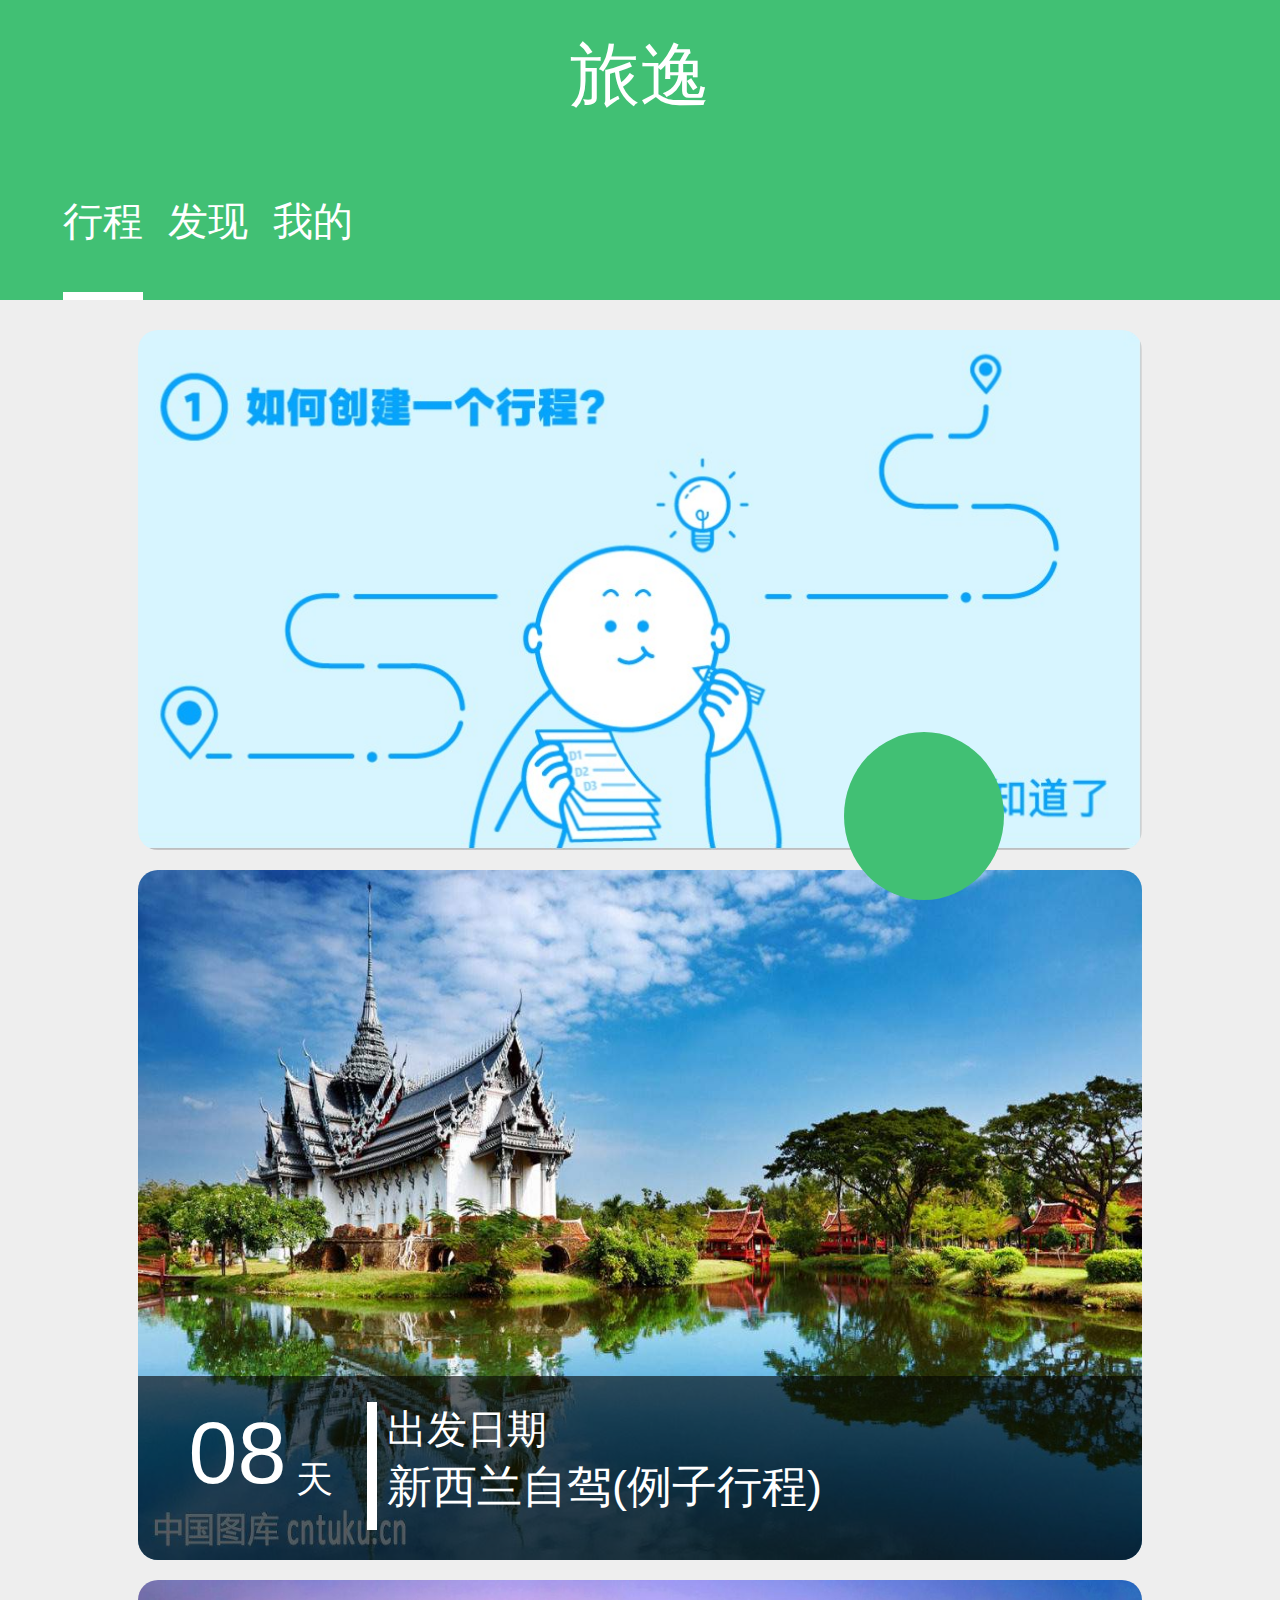
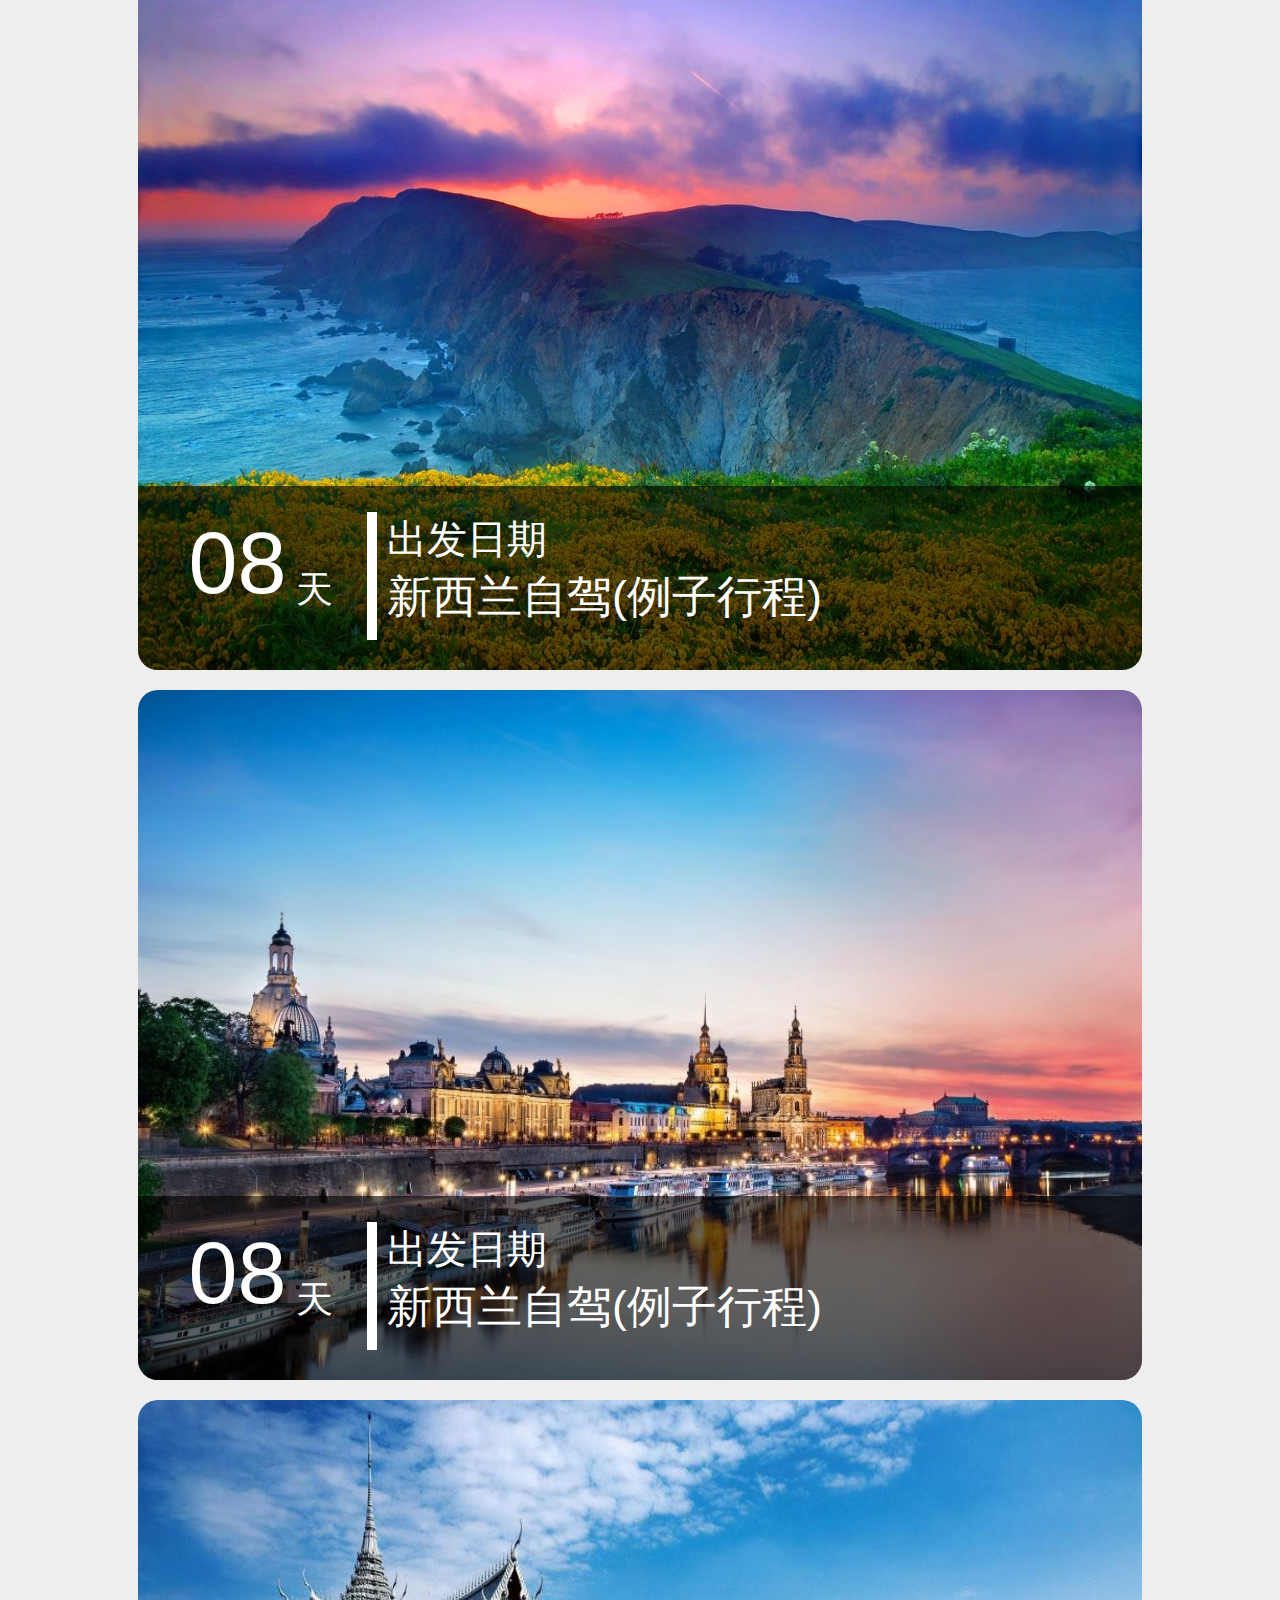
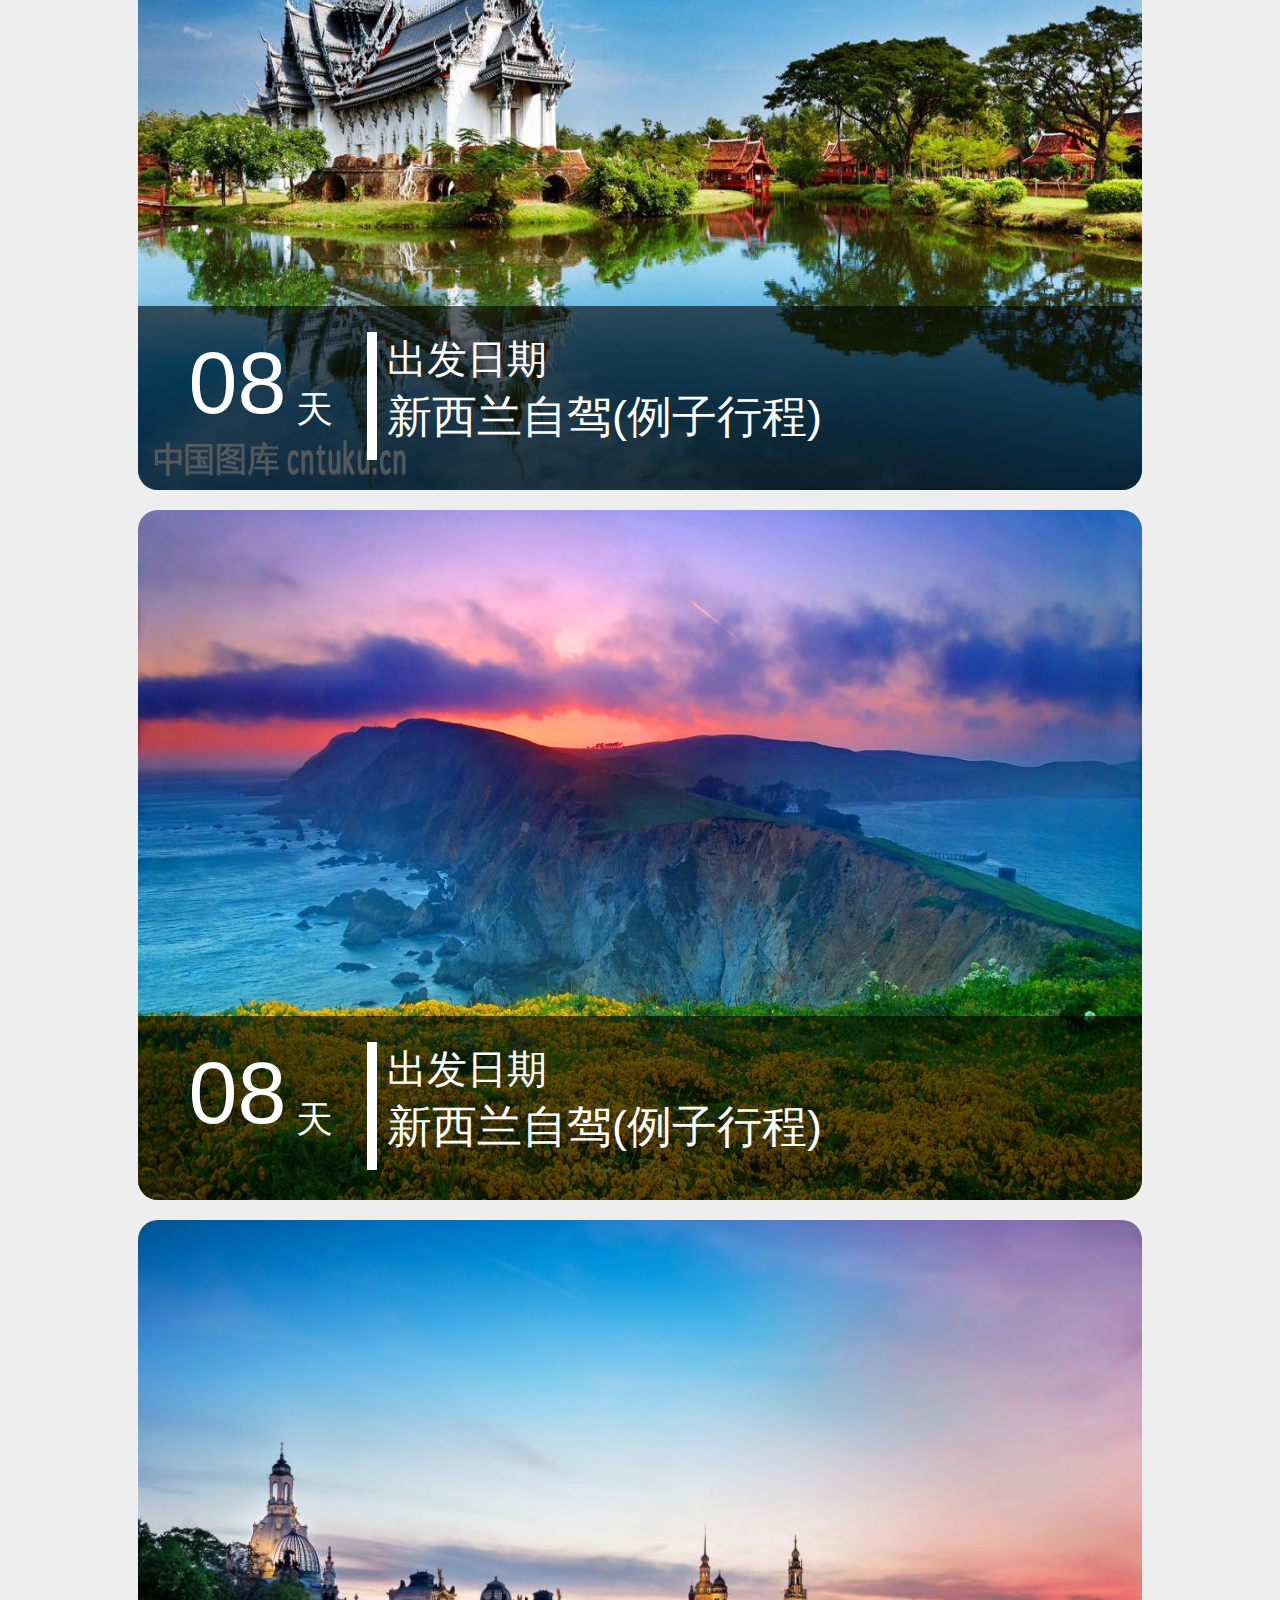
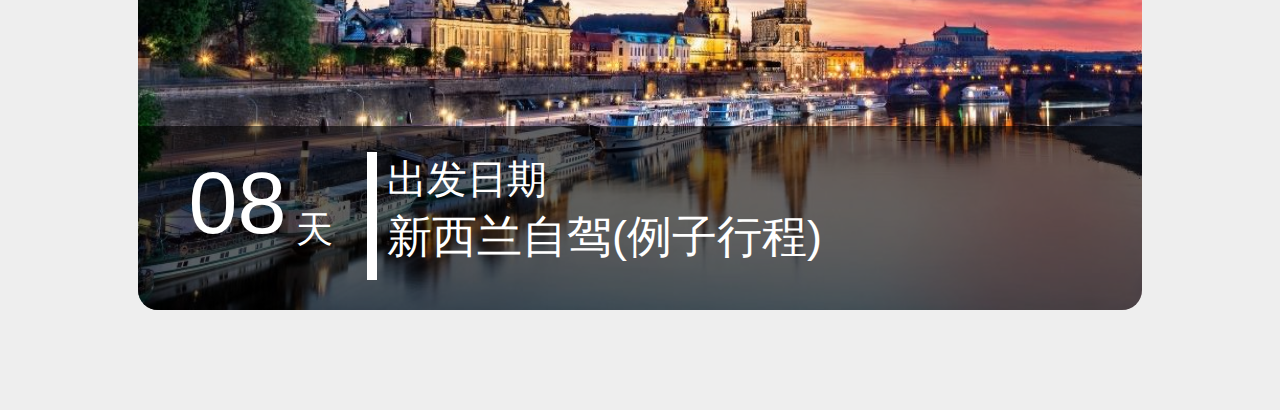
<file: index.html>
<!DOCTYPE html>
<html lang="en">
<head>
	<meta charset="UTF-8">
	<!-- 修改市口 -->
    <meta name="viewport" content="width=device-width,user-scalable=no,
    initial-scale=1.0,maximum-scale=1.0,minimum-scale=1.0">
    <meta http-equiv="X-UA-Compatible" content="ie=edge">	
	<title>行程</title>
     <link rel="stylesheet" href="css/index.css">
     <script src="js/rem.js"></script>	
</head>
<body>
   <!-- 搜索 -->
    <div class="sousuo">
        <a href="" class="suosuo_left"><i>&#xe649;</i></a>     	
     	<div class="suosuo_center">旅逸</div>     	
     	<a href="" class="suosuo_right"><i>&#xe604;</i></a>  
    </div>
    <!-- 导航 -->
     <div class="navugator">
          <a href="index.html" class="navugator1">行程</a>
          <a href="discover.html">发现</a>          
          <a href="me.html">我的</a>         	
     </div>  
     <div class="indeximg">
     	<img src="img/1.jpg" alt="">
     </div> 
     <!-- 中间 -->
    <a href="" class="indeximg_box">
     	<img src="img/2.jpg" alt="">
     	<div class="indeximg_bottom">
     		<div class="indeximg_bottomb">
     			<div class="indeximg_bottomb_1">
     				<p class="p1">08</p>
     				<p class="p2">天</p>
     			</div>
     			<div class="indeximg_bottomb_2">
     				<p class="p3">出发日期</p>
     				<p class="p4">新西兰自驾(例子行程)</p>
     			</div>
     			<div class="indeximg_bottomb_3"><i>&#xe653;</i></div>
     		</div>
     	</div>
    </a>
    <a href="" class="indeximg_box">
     	<img src="img/3.jpg" alt="">
     	<div class="indeximg_bottom">
     		<div class="indeximg_bottomb">
     			<div class="indeximg_bottomb_1">
     				<p class="p1">08</p>
     				<p class="p2">天</p>
     			</div>
     			<div class="indeximg_bottomb_2">
     				<p class="p3">出发日期</p>
     				<p class="p4">新西兰自驾(例子行程)</p>
     			</div>
     			<div class="indeximg_bottomb_3"><i>&#xe653;</i></div>
     		</div>
     	</div>
    </a> 
    <a href="" class="indeximg_box">
     	<img src="img/4.jpg" alt="">
     	<div class="indeximg_bottom">
     		<div class="indeximg_bottomb">
     			<div class="indeximg_bottomb_1">
     				<p class="p1">08</p>
     				<p class="p2">天</p>
     			</div>
     			<div class="indeximg_bottomb_2">
     				<p class="p3">出发日期</p>
     				<p class="p4">新西兰自驾(例子行程)</p>
     			</div>
     			<div class="indeximg_bottomb_3"><i>&#xe653;</i></div>
     		</div>
     	</div>
    </a>  
    <a href="" class="indeximg_box">
     	<img src="img/2.jpg" alt="">
     	<div class="indeximg_bottom">
     		<div class="indeximg_bottomb">
     			<div class="indeximg_bottomb_1">
     				<p class="p1">08</p>
     				<p class="p2">天</p>
     			</div>
     			<div class="indeximg_bottomb_2">
     				<p class="p3">出发日期</p>
     				<p class="p4">新西兰自驾(例子行程)</p>
     			</div>
     			<div class="indeximg_bottomb_3"><i>&#xe653;</i></div>
     		</div>
     	</div>
    </a>
    <a href="" class="indeximg_box">
     	<img src="img/3.jpg" alt="">
     	<div class="indeximg_bottom">
     		<div class="indeximg_bottomb">
     			<div class="indeximg_bottomb_1">
     				<p class="p1">08</p>
     				<p class="p2">天</p>
     			</div>
     			<div class="indeximg_bottomb_2">
     				<p class="p3">出发日期</p>
     				<p class="p4">新西兰自驾(例子行程)</p>
     			</div>
     			<div class="indeximg_bottomb_3"><i>&#xe653;</i></div>
     		</div>
     	</div>
    </a> 
    <a href="" class="indeximg_box">
     	<img src="img/4.jpg" alt="">
     	<div class="indeximg_bottom">
     		<div class="indeximg_bottomb">
     			<div class="indeximg_bottomb_1">
     				<p class="p1">08</p>
     				<p class="p2">天</p>
     			</div>
     			<div class="indeximg_bottomb_2">
     				<p class="p3">出发日期</p>
     				<p class="p4">新西兰自驾(例子行程)</p>
     			</div>
     			<div class="indeximg_bottomb_3"><i>&#xe653;</i></div>
     		</div>
     	</div>
    </a>     
    <!-- 底部 -->
    <a href="" class="position">
     	<div><i>&#xe64d;</i></div>
    </a> 
    <div class="wuyonh"></div>      	
</body>
</html>
</file>
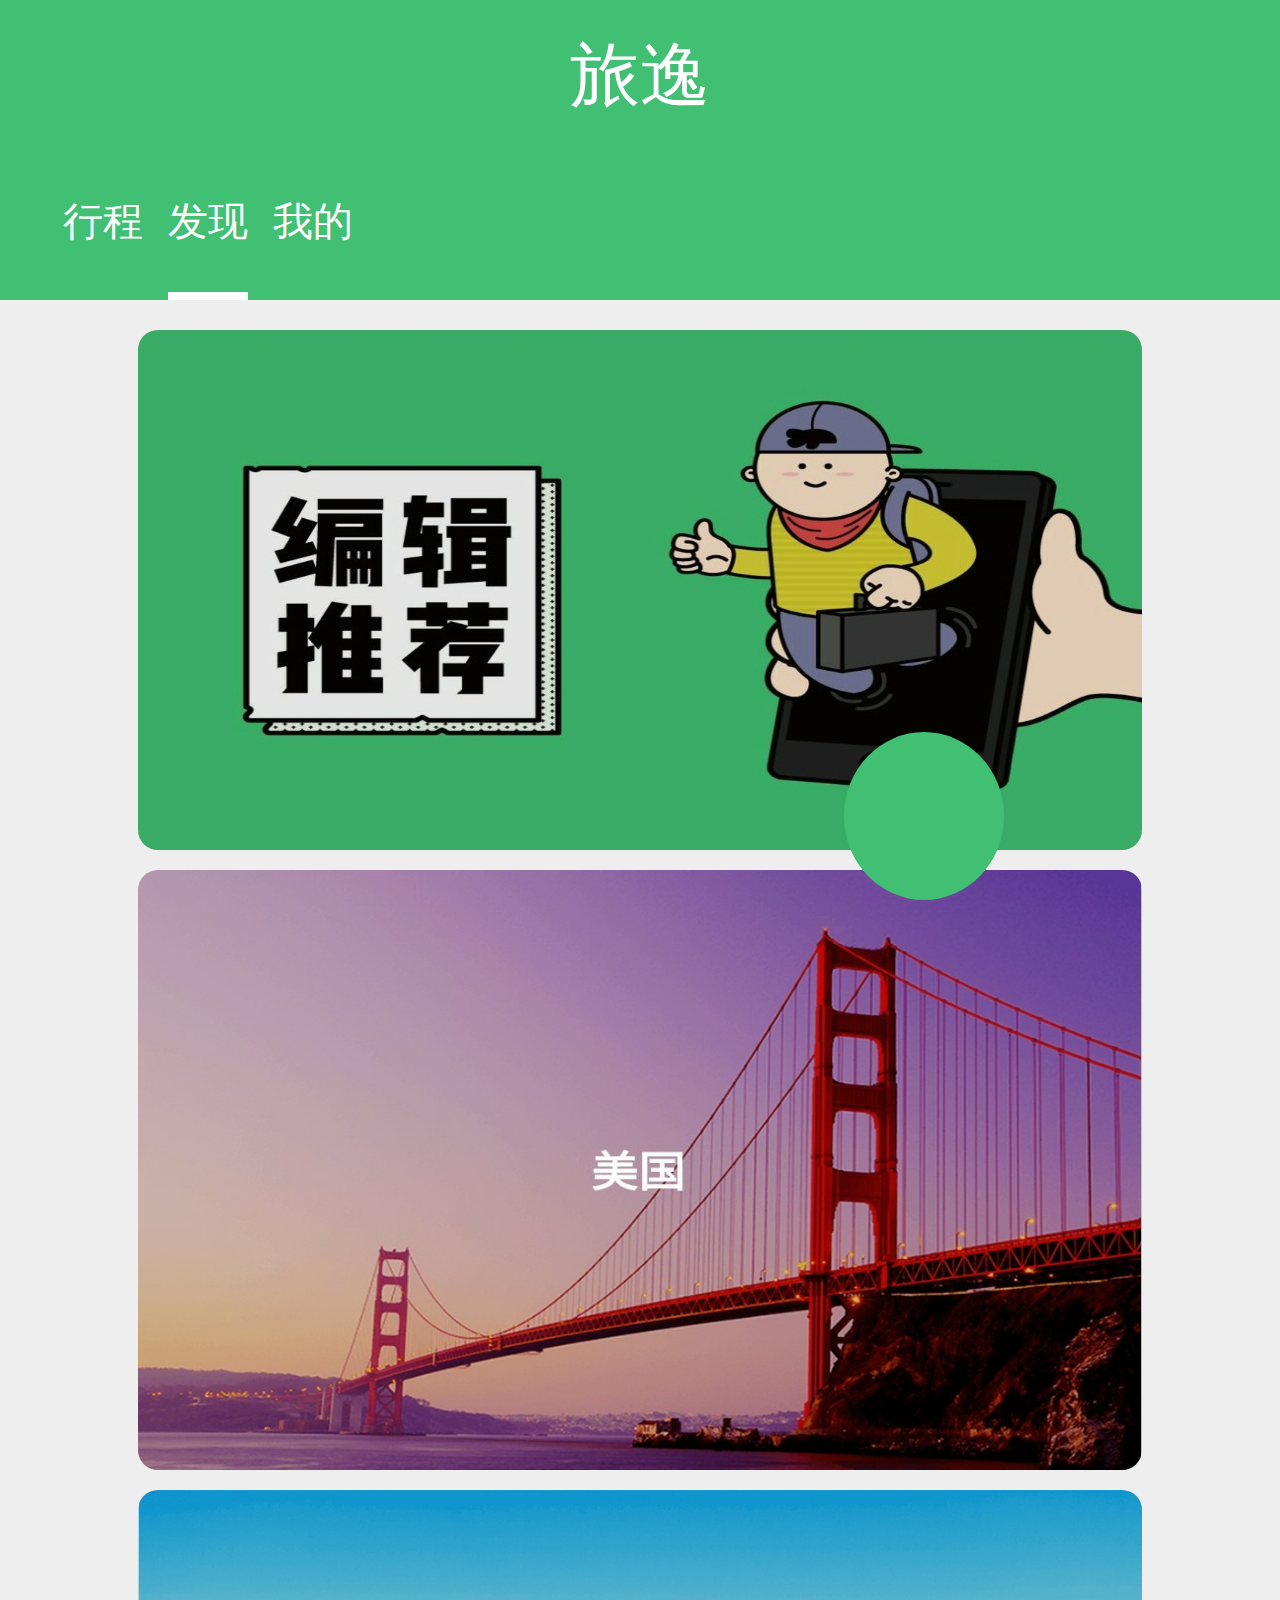
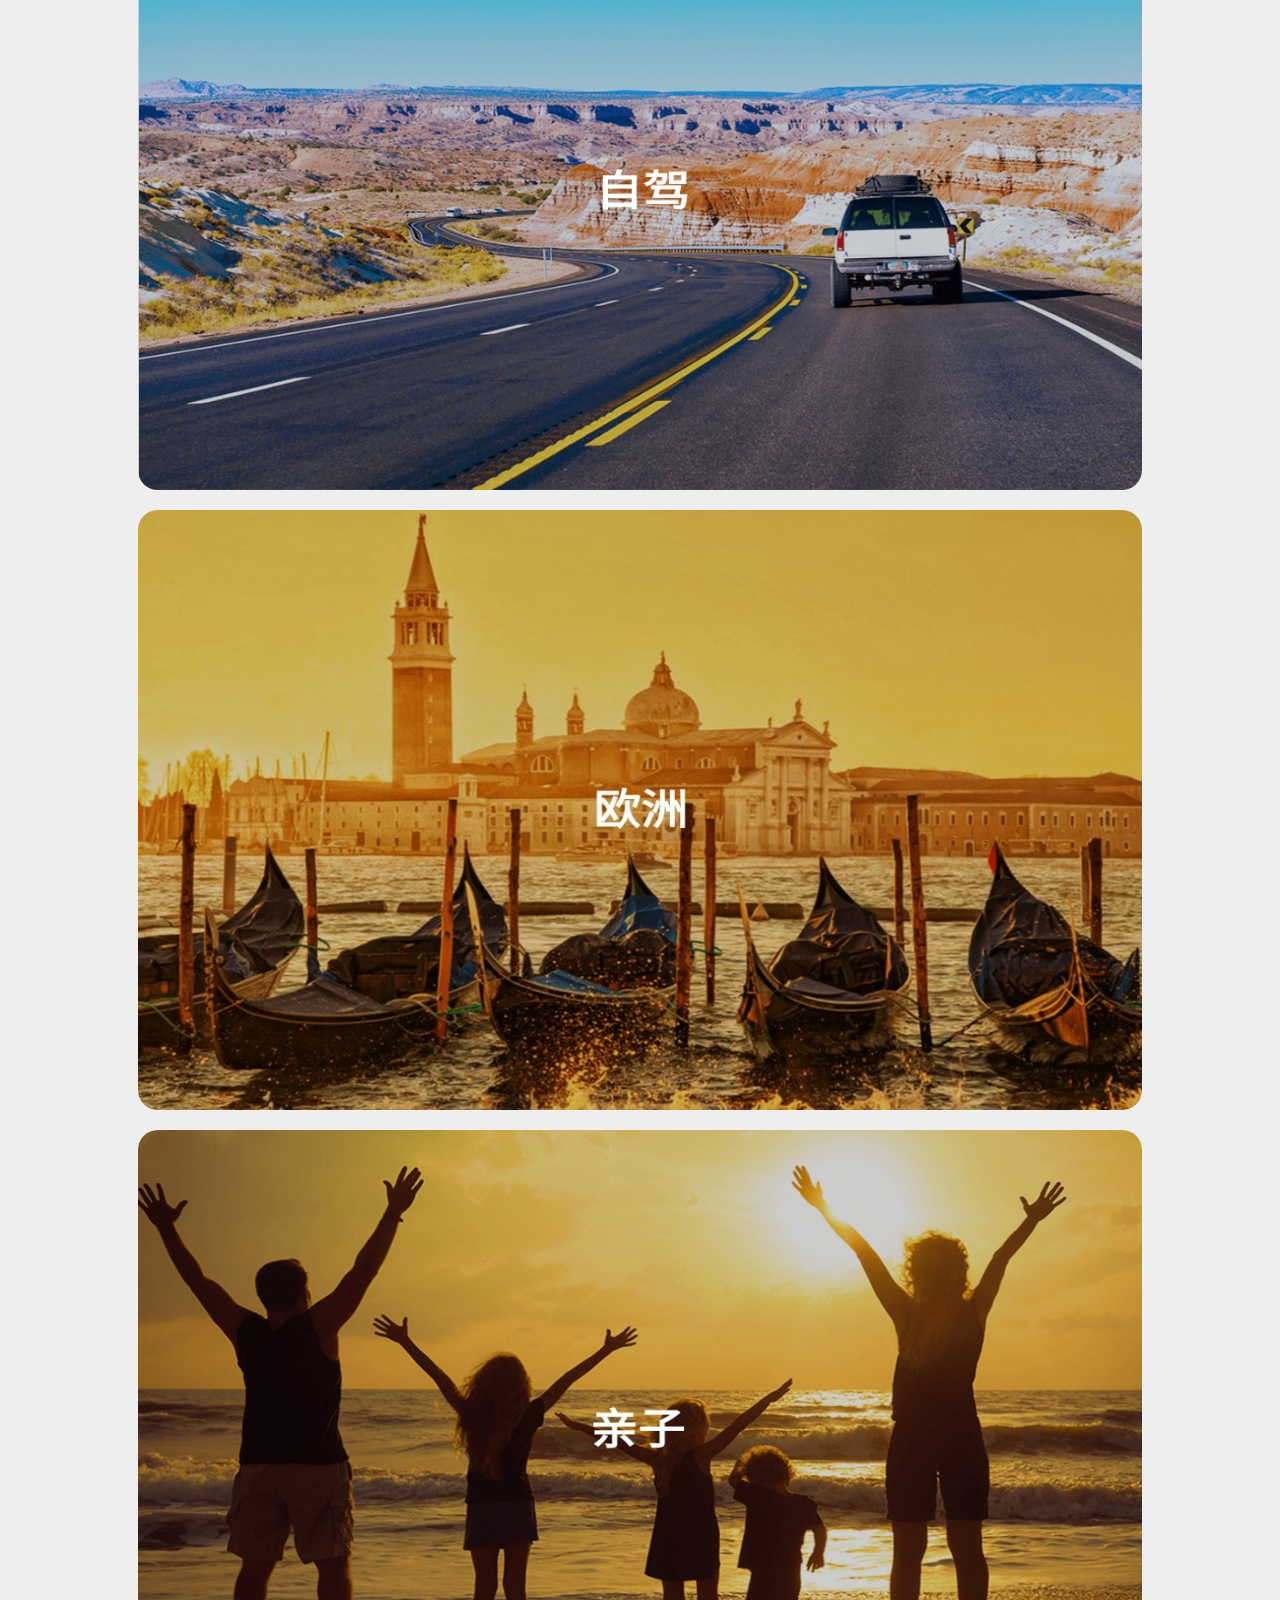
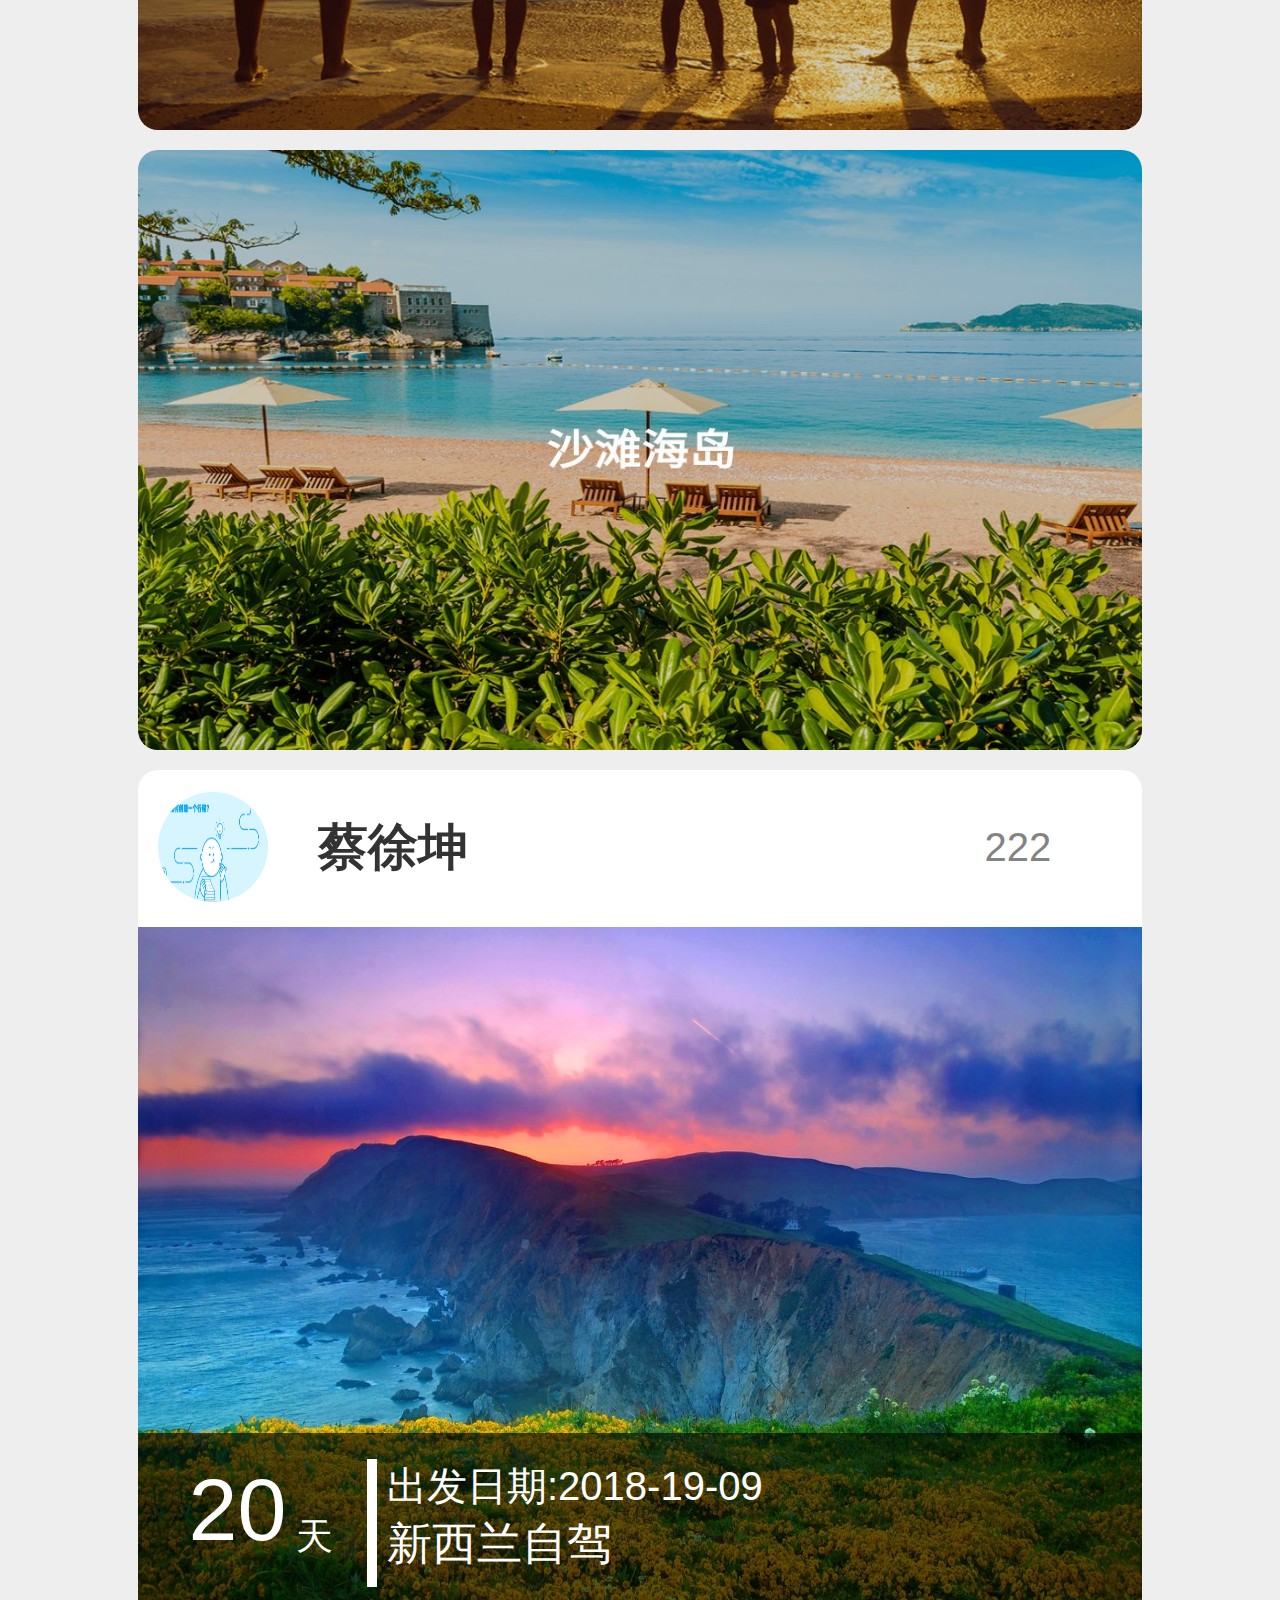
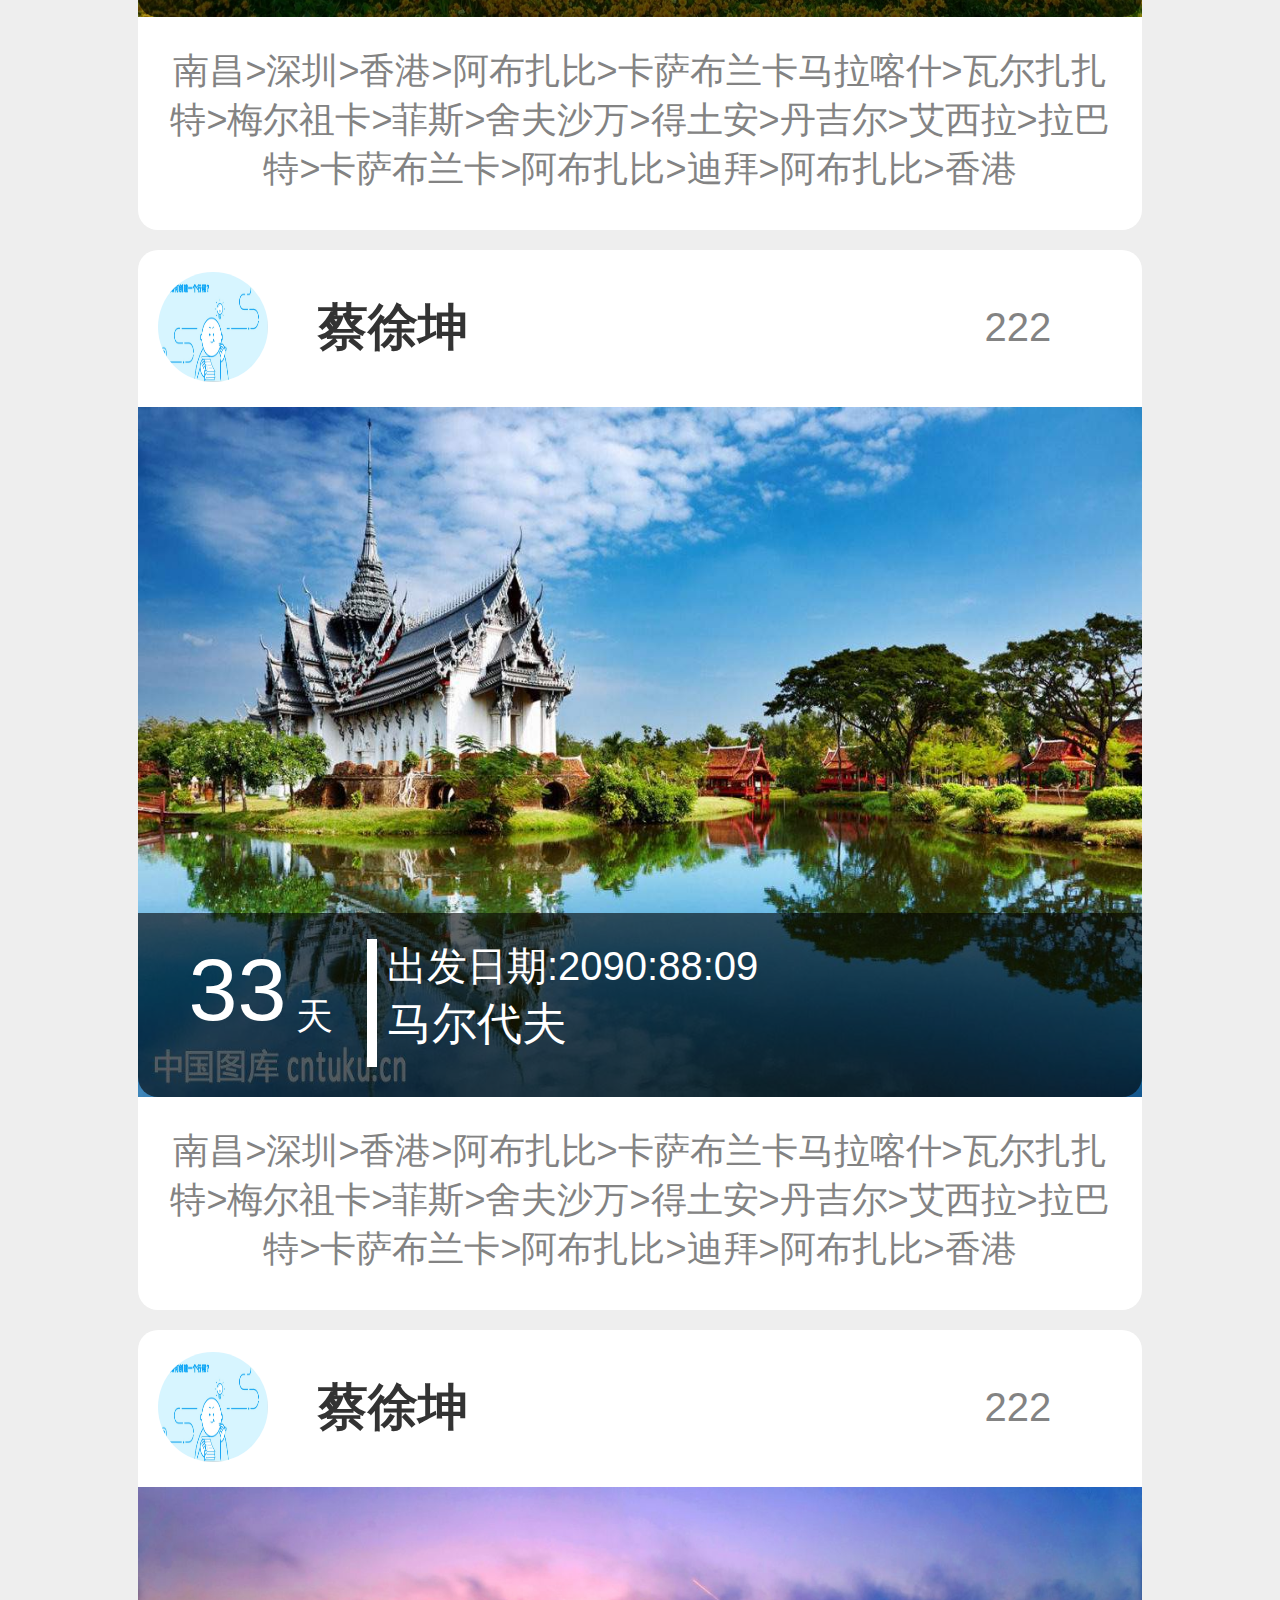
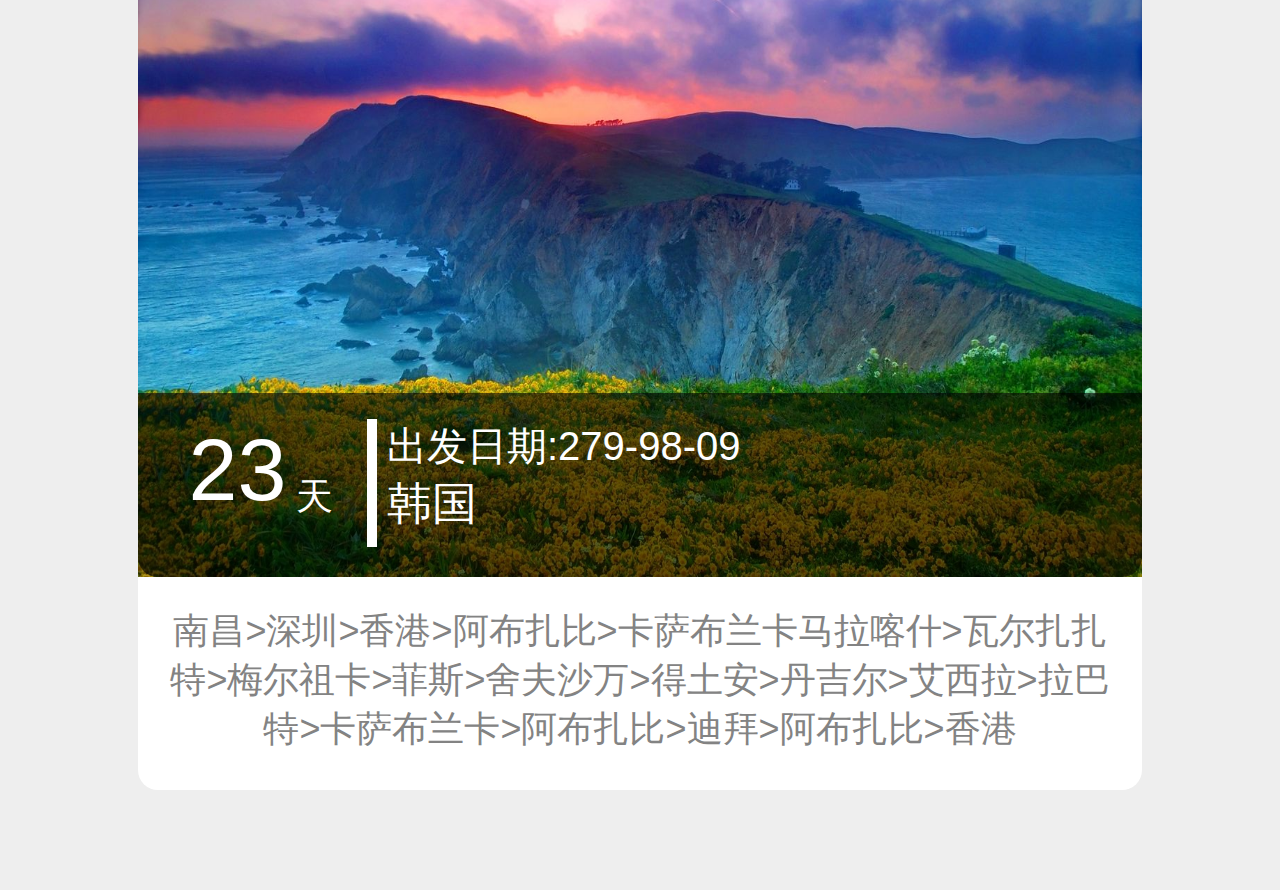
<file: discover.html>
<!DOCTYPE html>
<html lang="en">
<head>
    <meta charset="UTF-8">
    <!-- 修改市口 -->
    <meta name="viewport" content="width=device-width,user-scalable=no,
    initial-scale=1.0,maximum-scale=1.0,minimum-scale=1.0">
    <meta http-equiv="X-UA-Compatible" content="ie=edge">   
    <title>发现</title>
     <link rel="stylesheet" href="css/index.css">
     <script src="js/rem.js"></script>  
</head>
<body>
   <!-- 搜索 -->

    <div class="sousuo">
        <a href="" class="suosuo_left"><i>&#xe649;</i></a>      
        <div class="suosuo_center">旅逸</div>         
        <a href="" class="suosuo_right"><i>&#xe604;</i></a>  
    </div>
    <!-- 导航 -->
     <div class="navugator">
          <a href="index.html" >行程</a>
          <a href="discover.html" class="navugator1">发现</a>  
          <a href="me.html">我的</a>             
     </div>  
     <div class="indeximg">
        <img src="img/5.jpg" alt="">
     </div> 


    <a href="" class="indeximg2">
        <img src="img/6 (1).jpg" alt="">         
    </a>
    <a href="" class="indeximg2">
        <img src="img/6 (2).jpg" alt="">         
    </a>
    <a href="video.html" class="indeximg2">
        <img src="img/6 (3).jpg" alt="">         
    </a>
    <a href="" class="indeximg2">
        <img src="img/6 (4).jpg" alt="">         
    </a>
    <a href="" class="indeximg2">
        <img src="img/6 (5).jpg" alt="">         
    </a>



     <!-- 中间 -->
     <a href="" class="discover">
        <div class="discover_l">
            <div class="discover_l_l">
                <div><img src="img/1.jpg" alt=""></div>
                <p class="p5">蔡徐坤</p>
            </div>        
            <div class="discover_l_r"> 
                <i>&#xe669;</i>
                <p class="p6">222</p> 
                
            </div>           
        </div>
        <div class="discover_c">
            <img src="img/3.jpg" alt="">
            <div class="indeximg_bottom">
                <div class="indeximg_bottomb">
                    <div class="indeximg_bottomb_1">
                        <p class="p1">20</p>
                        <p class="p2">天</p>
                    </div>
                    <div class="indeximg_bottomb_2">
                        <p class="p3">出发日期:2018-19-09</p>
                        <p class="p4">新西兰自驾</p>
                    </div>
                    <div class="indeximg_bottomb_3"><i>&#xe653;</i></div>
                </div>
            </div>
        </div> 
        <div class="discover_r">
            <p class="p7">南昌>深圳>香港>阿布扎比>卡萨布兰卡马拉喀什>瓦尔扎扎特>梅尔祖卡>菲斯>舍夫沙万>得土安>丹吉尔>艾西拉>拉巴特>卡萨布兰卡>阿布扎比>迪拜>阿布扎比>香港</p>            
        </div>         
     </a>
     <a href="" class="discover">
        <div class="discover_l">
            <div class="discover_l_l">
                <div><img src="img/1.jpg" alt=""></div>
                <p class="p5">蔡徐坤</p>
            </div>        
            <div class="discover_l_r"> 
                <i>&#xe669;</i>
                <p class="p6">222</p> 
                
            </div>           
        </div>
        <div class="discover_c">
            <img src="img/2.jpg" alt="">
            <div class="indeximg_bottom">
                <div class="indeximg_bottomb">
                    <div class="indeximg_bottomb_1">
                        <p class="p1">33</p>
                        <p class="p2">天</p>
                    </div>
                    <div class="indeximg_bottomb_2">
                        <p class="p3">出发日期:2090:88:09</p>
                        <p class="p4">马尔代夫</p>
                    </div>
                    <div class="indeximg_bottomb_3"><i>&#xe653;</i></div>
                </div>
            </div>
        </div> 
        <div class="discover_r">
            <p class="p7">南昌>深圳>香港>阿布扎比>卡萨布兰卡马拉喀什>瓦尔扎扎特>梅尔祖卡>菲斯>舍夫沙万>得土安>丹吉尔>艾西拉>拉巴特>卡萨布兰卡>阿布扎比>迪拜>阿布扎比>香港</p>            
        </div>         
     </a>
     <a href="" class="discover">
        <div class="discover_l">
            <div class="discover_l_l">
                <div><img src="img/1.jpg" alt=""></div>
                <p class="p5">蔡徐坤</p>
            </div>        
            <div class="discover_l_r"> 
                <i>&#xe669;</i>
                <p class="p6">222</p> 
                
            </div>           
        </div>
        <div class="discover_c">
            <img src="img/3.jpg" alt="">
            <div class="indeximg_bottom">
                <div class="indeximg_bottomb">
                    <div class="indeximg_bottomb_1">
                        <p class="p1">23</p>
                        <p class="p2">天</p>
                    </div>
                    <div class="indeximg_bottomb_2">
                        <p class="p3">出发日期:279-98-09</p>
                        <p class="p4">韩国</p>
                    </div>
                    <div class="indeximg_bottomb_3"><i>&#xe653;</i></div>
                </div>
            </div>
        </div> 
        <div class="discover_r">
            <p class="p7">南昌>深圳>香港>阿布扎比>卡萨布兰卡马拉喀什>瓦尔扎扎特>梅尔祖卡>菲斯>舍夫沙万>得土安>丹吉尔>艾西拉>拉巴特>卡萨布兰卡>阿布扎比>迪拜>阿布扎比>香港</p>            
        </div>         
     </a>       
    <!-- 底部 -->
    <a href="" class="position">
        <div><i>&#xe633;</i></div>
    </a> 
    <div class="wuyonh"></div>          
</body>
</html>
</file>
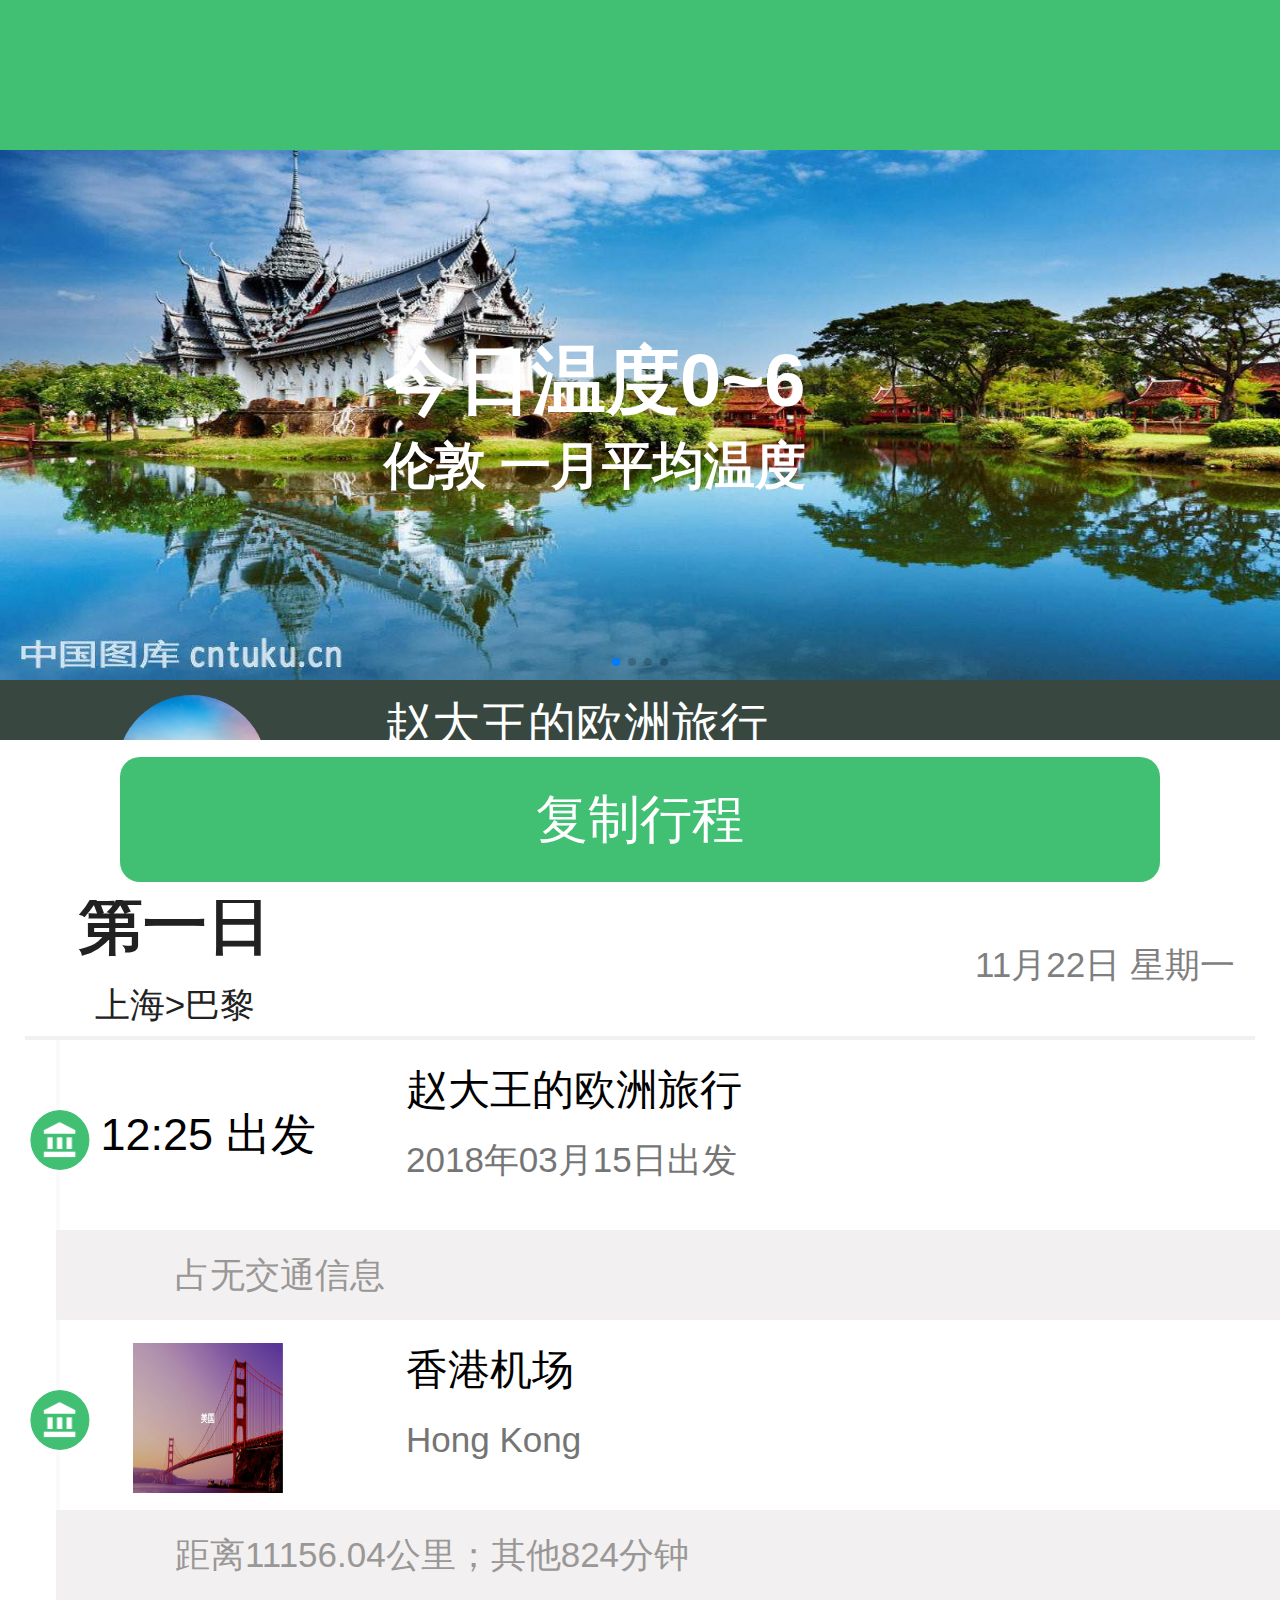
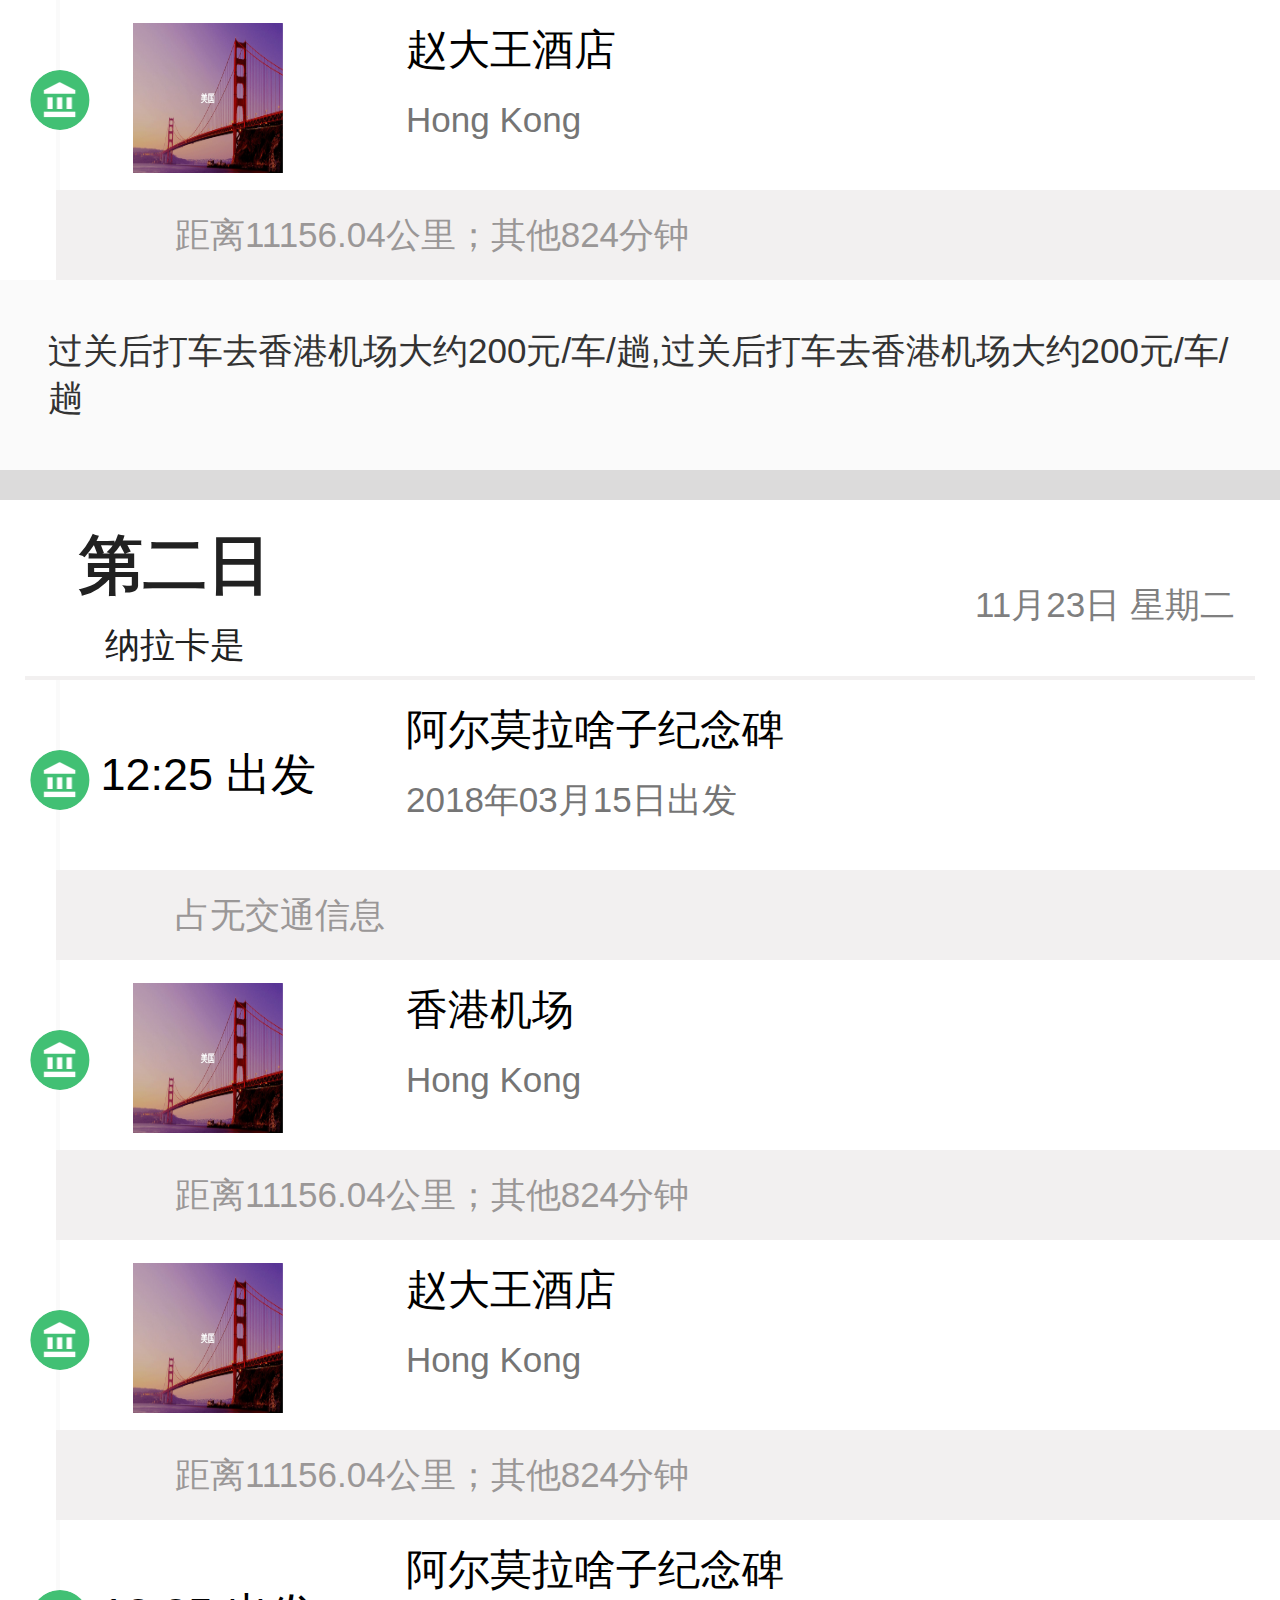
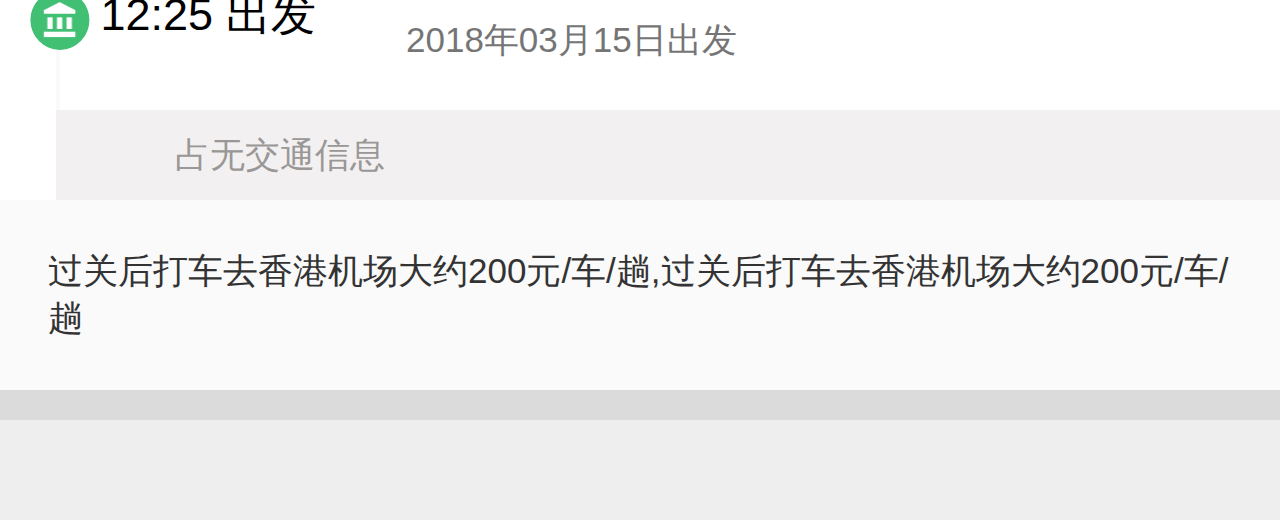
<file: journey.html>
<!DOCTYPE html>
<html lang="en">
<head>
	<meta charset="UTF-8">
	<!-- 修改市口 -->
    <meta name="viewport" content="width=device-width,user-scalable=no,
    initial-scale=1.0,maximum-scale=1.0,minimum-scale=1.0">
    <meta http-equiv="X-UA-Compatible" content="ie=edge">	
	<title>旅行</title>
     <link rel="stylesheet" href="css/index.css">
     <link rel="stylesheet" href="css/swiper.min.css">
     <script src="js/rem.js"></script>	
     <script src="js/swiper.min.js"></script>
</head>
<body>
           <!-- 导航 -->
     <nav class="nav">
     	<a href=""><i>&#xe622;</i></a>
     	<div>
     		<a href=""><i>&#xe613;</i></a>
     		<a href=""><i>&#xe615;</i></a>
     	</div>
     </nav>

    <div class="wuyonh"></div> 
          <!-- banner -->


	<div class="swiper-container banner">
		<ul class="swiper-wrapper banner_img">
			<li class="swiper-slide ban1">
				<a href="" class="bannertu1">
					<img src="img/2.jpg" alt=""> 	
				</a>
				<div class="ziyu">
	     			<p class="p8">今日温度0~6</p>
	     			<p class="p9">伦敦 一月平均温度</p>					
				</div>
			</li>
			<li class="swiper-slide ban1">
				<a href="" class="bannertu1">
					<img src="img/3.jpg" alt=""> 	
				</a>
				<div class="ziyu">
	     			<p class="p8">今日温度0~6</p>
	     			<p class="p9">马拉加 一月平均温度</p>					
				</div>
			</li>
			<li class="swiper-slide ban1">
				<a href="" class="bannertu1">
					<img src="img/4.jpg" alt=""> 	
				</a>
				<div class="ziyu">
	     			<p class="p8">今日温度0~6</p>
	     			<p class="p9">里昂 一月平均温度</p>					
				</div>
			</li>
			<li class="swiper-slide ban1">
				<a href="" class="bannertu1">
					<img src="img/2.jpg" alt=""> 	
				</a>
				<div class="ziyu">
	     			<p class="p8">今日温度0~6</p>
	     			<p class="p9">里昂 一月平均温度</p>					
				</div>
			</li>						
		</ul>
		<ul class="swiper-pagination lunbo"></ul>
	</div>




<!--      <div class="banner">
     	<ul class="banner_img">
     		<li>
	     		<img src="img/3.jpg" alt=""> 
	     		<div>

	     		</div>
     		</li>
     		<li><img src="img/3.jpg" alt=""></li>
     		<li><img src="img/6 (2).jpg" alt=""></li>
     		<li><img src="img/4.jpg" alt=""></li>
     		
     	</ul>
     	<ul class="banner_bon">
     		<li class="banner_box1"></li>
     		<li></li>
     		<li></li>
     		<li></li>
     	</ul>     	
     </div> -->
       <!-- 人物 -->
	<div class="rw">
		<div class="rw_l">
			<div>
				<img src="img/4.jpg" alt="">
			</div>
		</div>
		<div class="rw_r">
			<div><p class="p10">赵大王的欧洲旅行</p></div>
			<div><p class="p11">2018年03月15日出发</p></div>
		</div>
	</div>
	  <!-- 信息 -->

	    <!-- 第一天 -->
	<div class="message">
	    <div class="message_1">
	    	<div class="message_1_b">
	    	    <div>
	    	    	<p class="p12">第一日</p>
	    	    	<p class="p13">上海>巴黎</p>
	    	    </div>
	    	    <div>
	    	    	<p class="p14">11月22日 星期一</p>
	    	    </div>	    		
	    	</div>
	    </div>
	    <div class="message_2">
	        <div class="message_2_t">
	        	<div class="message_2_t_l">
	        		<p>12:25 出发</p>
	        	</div>
	        	<div class="message_2_t_r">
					<div><p class="p15">赵大王的欧洲旅行</p></div>
					<div><p class="p16">2018年03月15日出发</p></div>	        		
	        	</div>
	        </div>
	        <div class="message_2_b">
	        	<i>&#xe656;</i>
	        	<p>占无交通信息</p>
	        </div>
	        <div class="message_2c">
	        	<img src="img/7.gif" alt="">
	        </div>
	    </div>
	    <div class="message_3">
	        <div class="message_2_t">
	        	<div class="message_2_t_l">
	        		<div class="message_2_img">
	        			<img src="img/6 (1).jpg" alt="">
	        		</div>
	        	</div>
	        	<div class="message_2_t_r">
					<div><p class="p15">香港机场</p></div>
					<div><p class="p16">Hong Kong</p></div>	        		
	        	</div>
	        </div>
	        <div class="message_2_b">
	        	<i>&#xe656;</i>
	        	<p>距离11156.04公里；其他824分钟</p>
	        </div>	
	        <div class="message_3c">
	        	<img src="img/7.gif" alt="">
	        </div>	            	
	    </div>
	    <div class="message_3">
	        <div class="message_2_t">
	        	<div class="message_2_t_l">
	        		<div class="message_2_img">
	        			<img src="img/6 (1).jpg" alt="">
	        		</div>
	        	</div>
	        	<div class="message_2_t_r">
					<div><p class="p15">赵大王酒店</p></div>
					<div><p class="p16">Hong Kong</p></div>	        		
	        	</div>
	        </div>
	        <div class="message_2_b">
	        	<i>&#xe656;</i>
	        	<p>距离11156.04公里；其他824分钟</p>
	        </div>	
	        <div class="message_3c">
	        	<img src="img/7.gif" alt="">
	        </div>    	
	    </div>
	    <div class="message_4">
	    	<p>过关后打车去香港机场大约200元/车/趟,过关后打车去香港机场大约200元/车/趟
	    	</p>
	    </div>	  	
	</div>
	     <!-- 第二天 -->
	<div class="message">
	    <div class="message_1">
	    	<div class="message_1_b">
	    	    <div>
	    	    	<p class="p12">第二日</p>
	    	    	<p class="p13">纳拉卡是</p>
	    	    </div>
	    	    <div>
	    	    	<p class="p14">11月23日 星期二</p>
	    	    </div>	    		
	    	</div>
	    </div>
	    <div class="message_2">
	        <div class="message_2_t">
	        	<div class="message_2_t_l">
	        		<p>12:25 出发</p>
	        	</div>
	        	<div class="message_2_t_r">
					<div><p class="p15">阿尔莫拉啥子纪念碑</p></div>
					<div><p class="p16">2018年03月15日出发</p></div>	        		
	        	</div>
	        </div>
	        <div class="message_2_b">
	        	<i>&#xe656;</i>
	        	<p>占无交通信息</p>
	        </div>
	        <div class="message_2c">
	        	<img src="img/7.gif" alt="">
	        </div>
	    </div>
	    <div class="message_3">
	        <div class="message_2_t">
	        	<div class="message_2_t_l">
	        		<div class="message_2_img">
	        			<img src="img/6 (1).jpg" alt="">
	        		</div>
	        	</div>
	        	<div class="message_2_t_r">
					<div><p class="p15">香港机场</p></div>
					<div><p class="p16">Hong Kong</p></div>	        		
	        	</div>
	        </div>
	        <div class="message_2_b">
	        	<i>&#xe656;</i>
	        	<p>距离11156.04公里；其他824分钟</p>
	        </div>	
	        <div class="message_3c">
	        	<img src="img/7.gif" alt="">
	        </div>	            	
	    </div>
	    <div class="message_3">
	        <div class="message_2_t">
	        	<div class="message_2_t_l">
	        		<div class="message_2_img">
	        			<img src="img/6 (1).jpg" alt="">
	        		</div>
	        	</div>
	        	<div class="message_2_t_r">
					<div><p class="p15">赵大王酒店</p></div>
					<div><p class="p16">Hong Kong</p></div>	        		
	        	</div>
	        </div>
	        <div class="message_2_b">
	        	<i>&#xe656;</i>
	        	<p>距离11156.04公里；其他824分钟</p>
	        </div>	
	        <div class="message_3c">
	        	<img src="img/7.gif" alt="">
	        </div>    	
	    </div>
	    <div class="message_2">
	        <div class="message_2_t">
	        	<div class="message_2_t_l">
	        		<p>12:25 出发</p>
	        	</div>
	        	<div class="message_2_t_r">
					<div><p class="p15">阿尔莫拉啥子纪念碑</p></div>
					<div><p class="p16">2018年03月15日出发</p></div>	        		
	        	</div>
	        </div>
	        <div class="message_2_b">
	        	<i>&#xe656;</i>
	        	<p>占无交通信息</p>
	        </div>
	        <div class="message_2c">
	        	<img src="img/7.gif" alt="">
	        </div>
	    </div>	    
	    <div class="message_4">
	    	<p>过关后打车去香港机场大约200元/车/趟,过关后打车去香港机场大约200元/车/趟
	    	</p>
	    </div>	  	
	</div>


	  <!-- tap -->
	<div class="fzxc">
		<div><p>复制行程</p></div>
	</div>
	<div class="wuyonh"></div> 
</body>
</html>
<script>
    var swiper = new Swiper('.swiper-container', {
        spaceBetween: 30,
        centeredSlides: true,
        autoplay: {
            delay: 2500,
            disableOnInteraction: false,
        },
        pagination: {
            el: '.swiper-pagination',
            clickable: true,
        }
    });
</script>
</file>
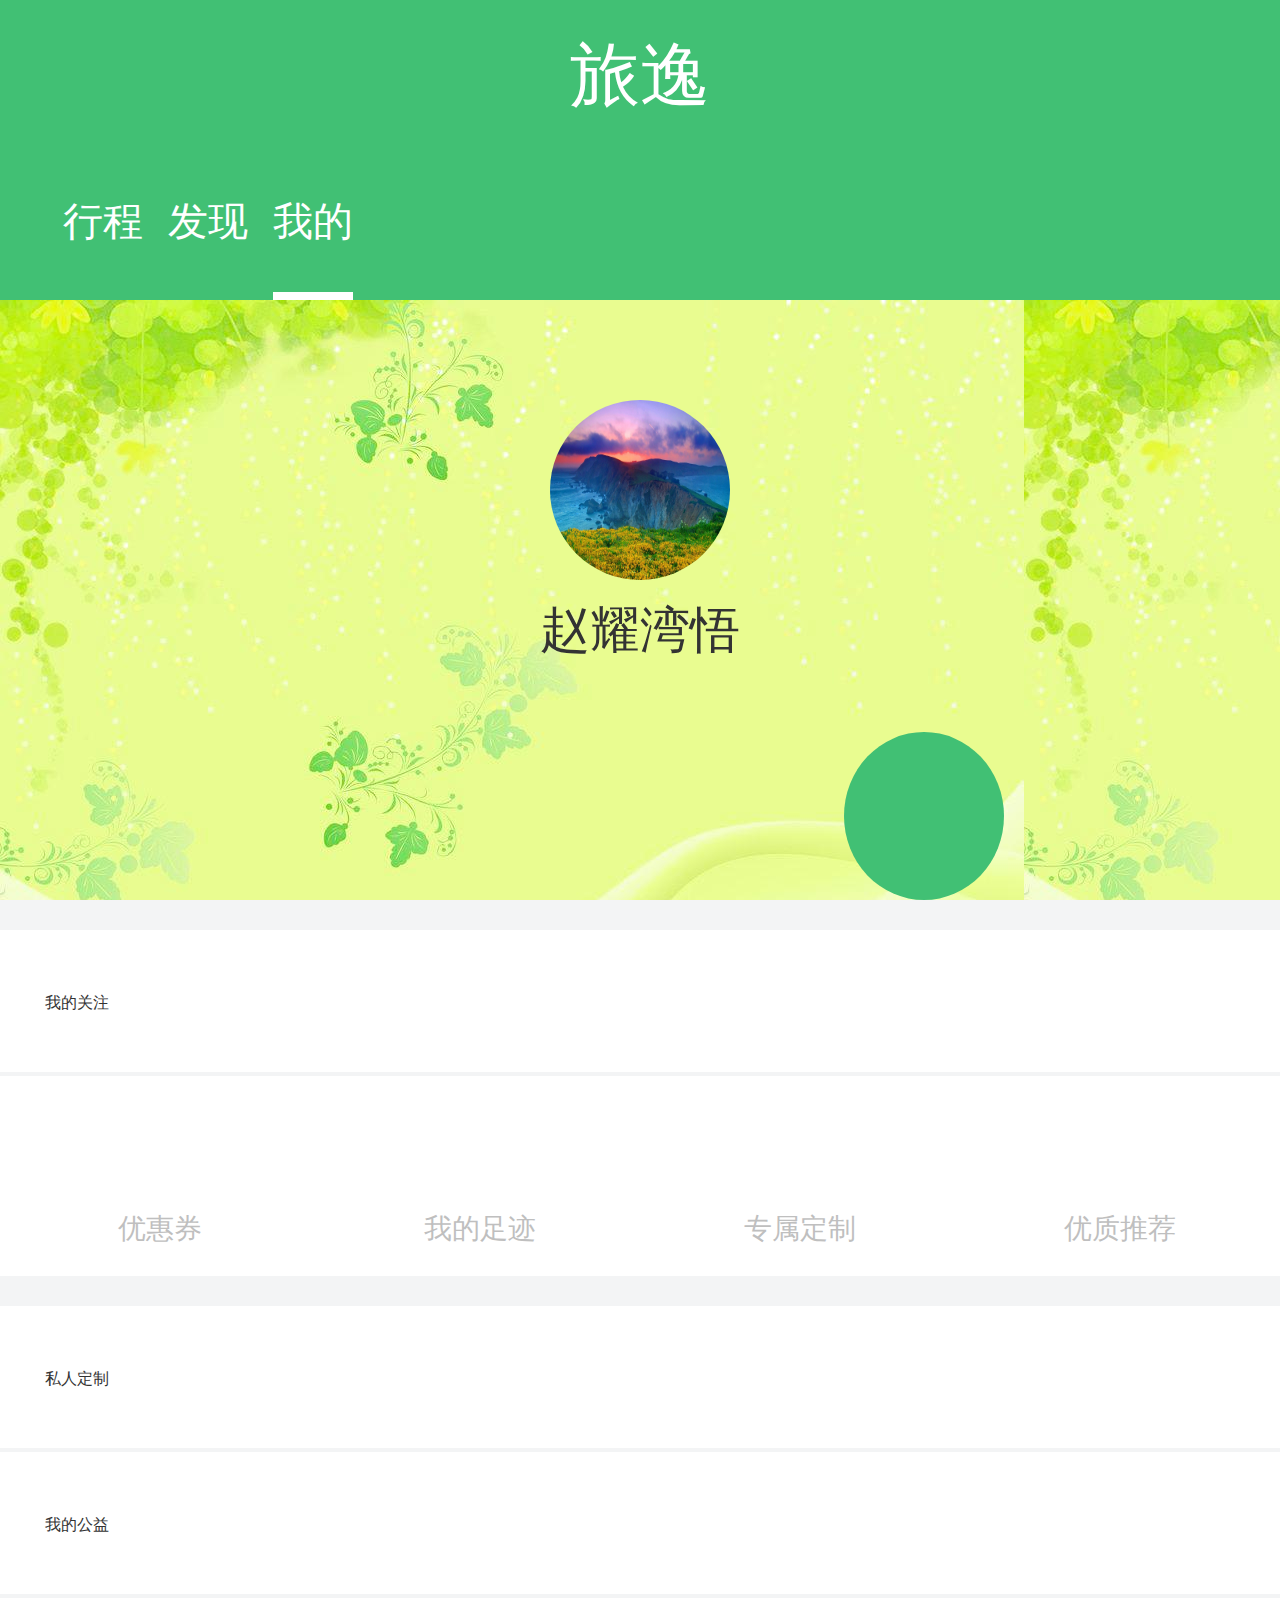
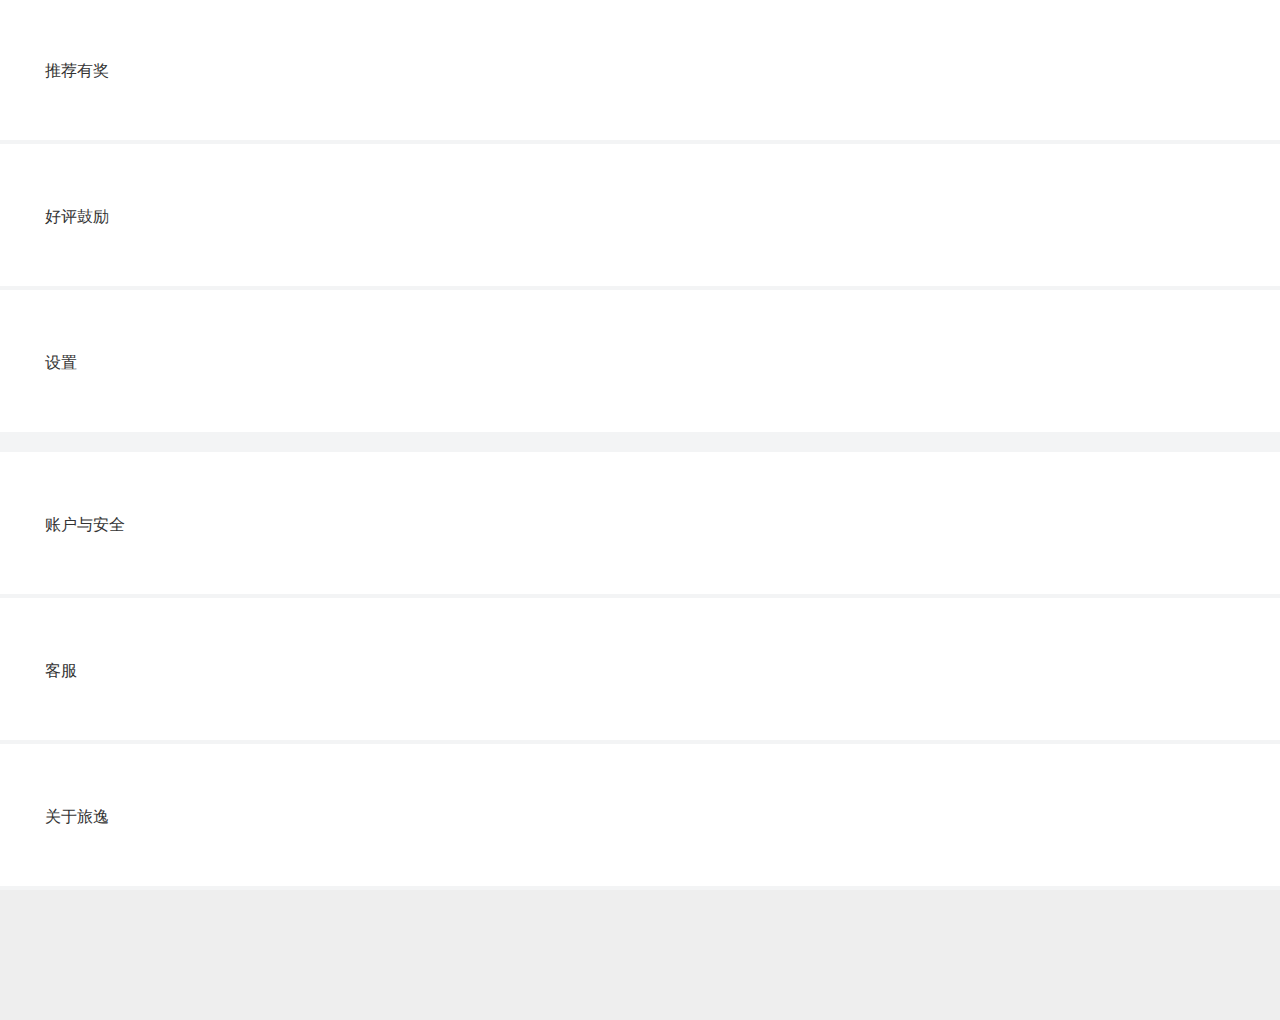
<file: me.html>
<!DOCTYPE html>
<html lang="en">
<head>
	<meta charset="UTF-8">
	<!-- 修改市口 -->
    <meta name="viewport" content="width=device-width,user-scalable=no,
    initial-scale=1.0,maximum-scale=1.0,minimum-scale=1.0">
    <meta http-equiv="X-UA-Compatible" content="ie=edge">	
	<title>我的</title>
     <link rel="stylesheet" href="css/index.css">
     <script src="js/rem.js"></script>	
</head>
<body>
   <!-- 搜索 -->
    <div class="sousuo">
        <a href="" class="suosuo_left"><i>&#xe649;</i></a>     	
     	<div class="suosuo_center">旅逸</div>     	
     	<a href="" class="suosuo_right"><i>&#xe604;</i></a>  
    </div>
    <!-- 导航 -->
    <div class="navugator">
          <a href="index.html" >行程</a>
          <a href="discover.html">发现</a>
          <a href="me.html" class="navugator1">我的</a>         	
    </div>  

     <!-- 中间 -->
    <div class="wode">

        <div class="touxiang">
            <img src="img/3.jpg" alt="">

        </div>
       <div class="wode_zi"><p>赵耀湾悟</p></div>
    </div>

    <!-- 3 -->
    <div class="wode_box">   
      <div class="wdzc">
         <div class="wdzc_left">
              <p>我的关注</p>
         </div>
         <div class="wdzc_right">
                <i>&#xe679;</i>
         </div>     
      </div>
     <!--  tab栏  -->
        <div class="wdzc_box9">
           <div class="wdzc9">
             <div class="wdzc91">
                <i> &#xe637;</i>
                <p> 优惠券</p>                      
             </div>
             <div class="wdzc91">
                <i>&#xe6a0;</i> 
                <p>我的足迹</p>   
             </div>
             <div class="wdzc91">
                <i>&#xe60f;</i>
                <p>专属定制</p>
             </div>
              <div class="wdzc91">
                <i>&#xe64e;</i>
                <p>优质推荐</p>
             </div>
           </div>
        </div>
    </div>
    <!-- 5 -->
    <div class="wdzc_box">   
        <div class="wdzc">
            <div class="wdzc_left">
                <p>私人定制</p>
            </div>
            <div class="wdzc_right">
                <i>&#xe679;</i>
            </div>     
        </div>
        <div class="wdzc">
             <div class="wdzc_left">
                  <p>我的公益</p>
             </div>
             <div class="wdzc_right">
                    <i>&#xe679;</i>
             </div>     
        </div>
        <div class="wdzc">
             <div class="wdzc_left">
                  <p>推荐有奖</p>
             </div>
             <div class="wdzc_right">
                    <i>&#xe679;</i>
             </div>     
        </div>
        <div class="wdzc">
             <div class="wdzc_left">
                  <p>好评鼓励</p>
             </div>
             <div class="wdzc_right">
                    <i>&#xe679;</i>
             </div>     
        </div>
        <div class="wdzc">
             <div class="wdzc_left">
                  <p>设置</p>
             </div>
             <div class="wdzc_right">
                    <i>&#xe679;</i>
             </div>     
        </div>    
    </div>
     <!-- 5 -->
    <div class="wdzc_box999">   
          <div class="wdzc">
             <div class="wdzc_left">
                  <p>账户与安全</p>
             </div>
             <div class="wdzc_right">
                    <i>&#xe679;</i>
             </div>     
          </div>
          <div class="wdzc">
             <div class="wdzc_left">
                  <p>客服</p>
             </div>
             <div class="wdzc_right">
                    <i>&#xe679;</i>
             </div>     
          </div>
          <div class="wdzc">
             <div class="wdzc_left">
                  <p>关于旅逸</p>
             </div>
             <div class="wdzc_right">
                    <i>&#xe679;</i>
             </div>     
          </div>    
    </div>    
    <!-- 底部 -->
    <a href="" class="position">
     	<div><i>&#xe64d;</i></div>
    </a> 
    <div class="wuyonh"></div>      	
</body>
</html>
</file>
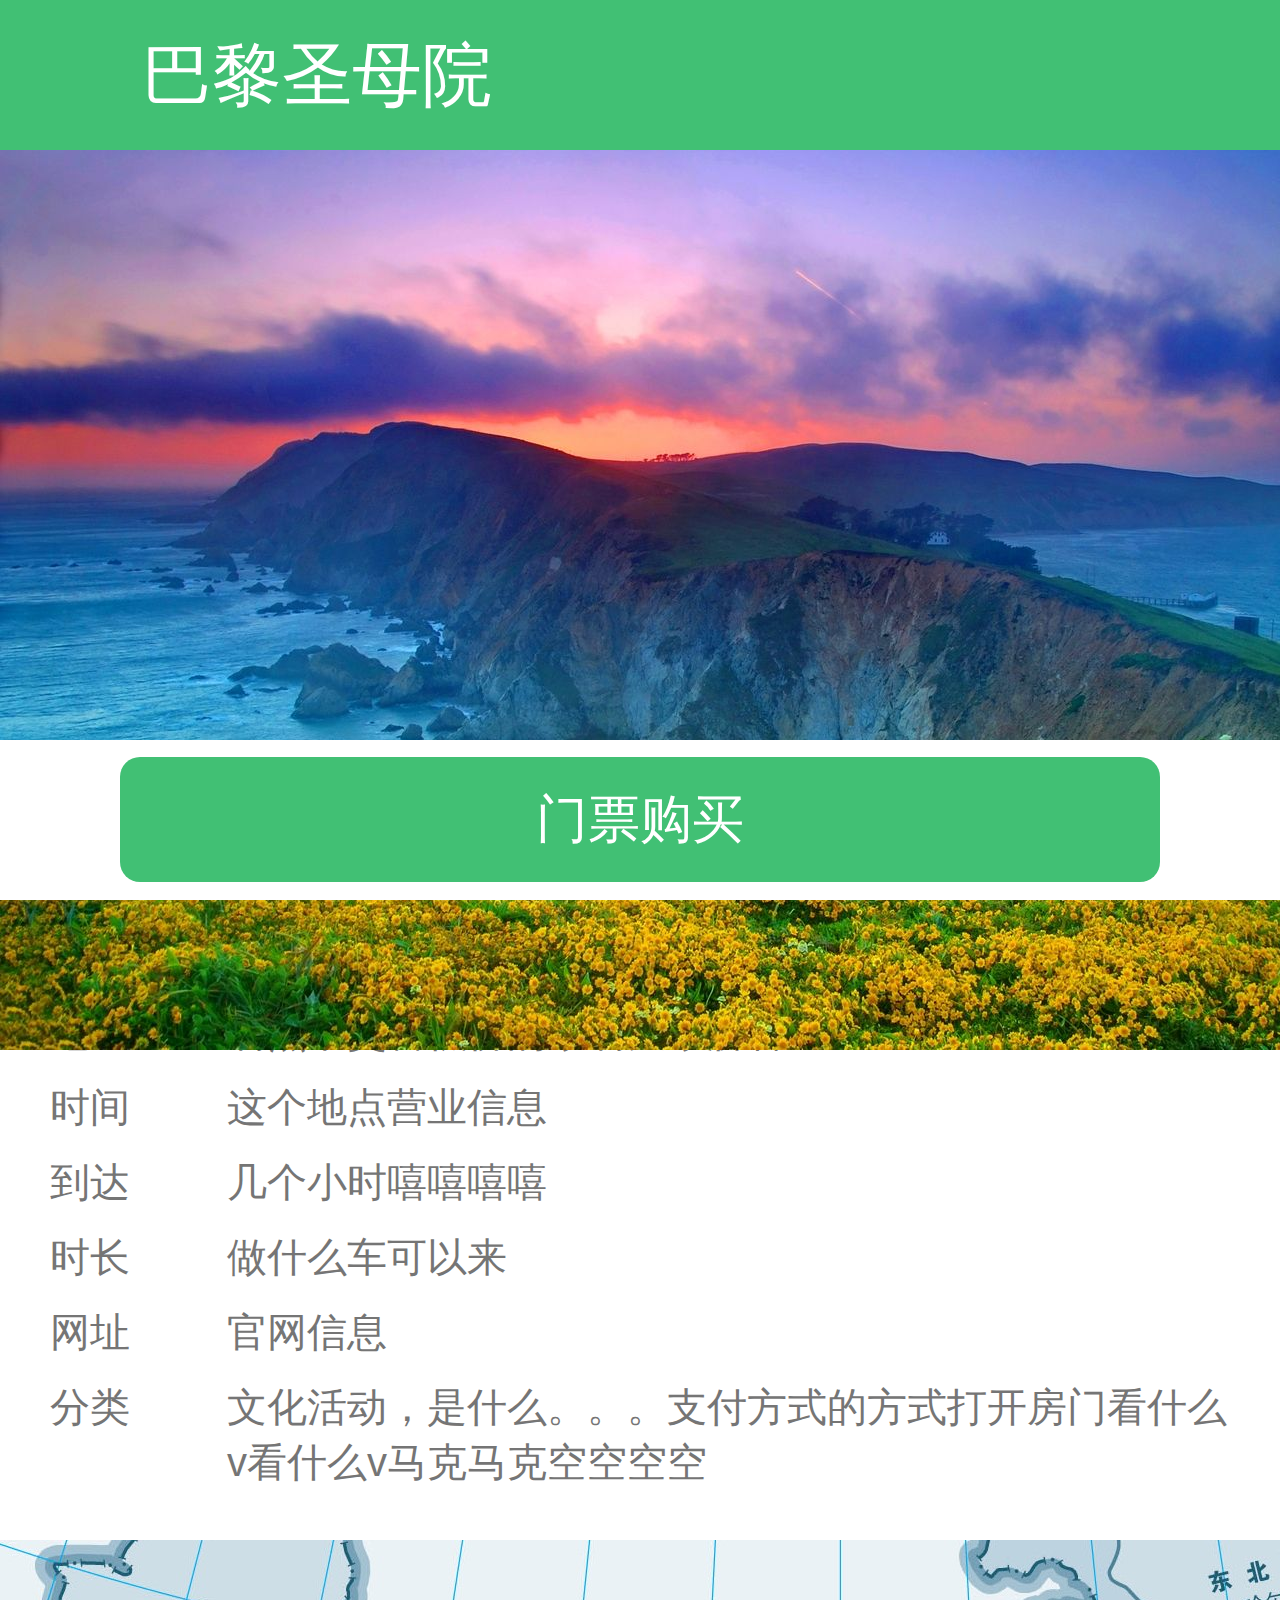
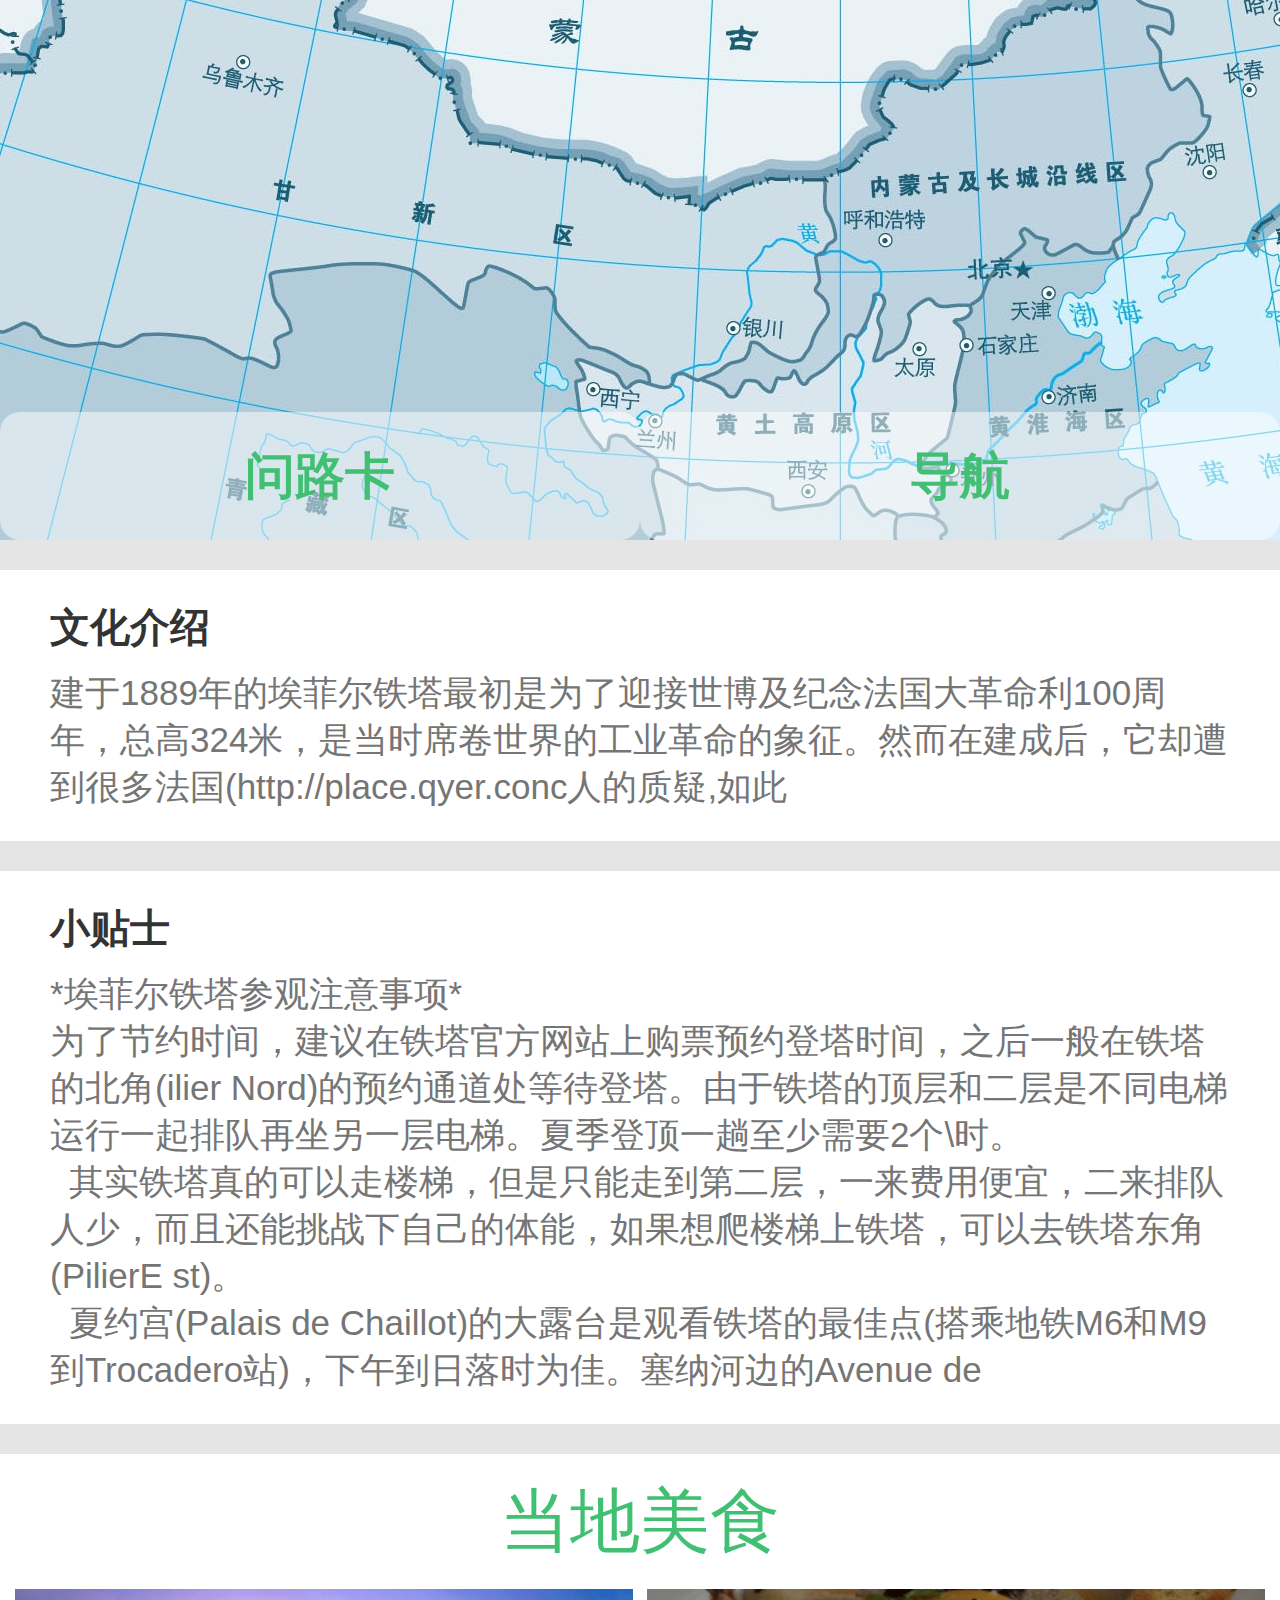
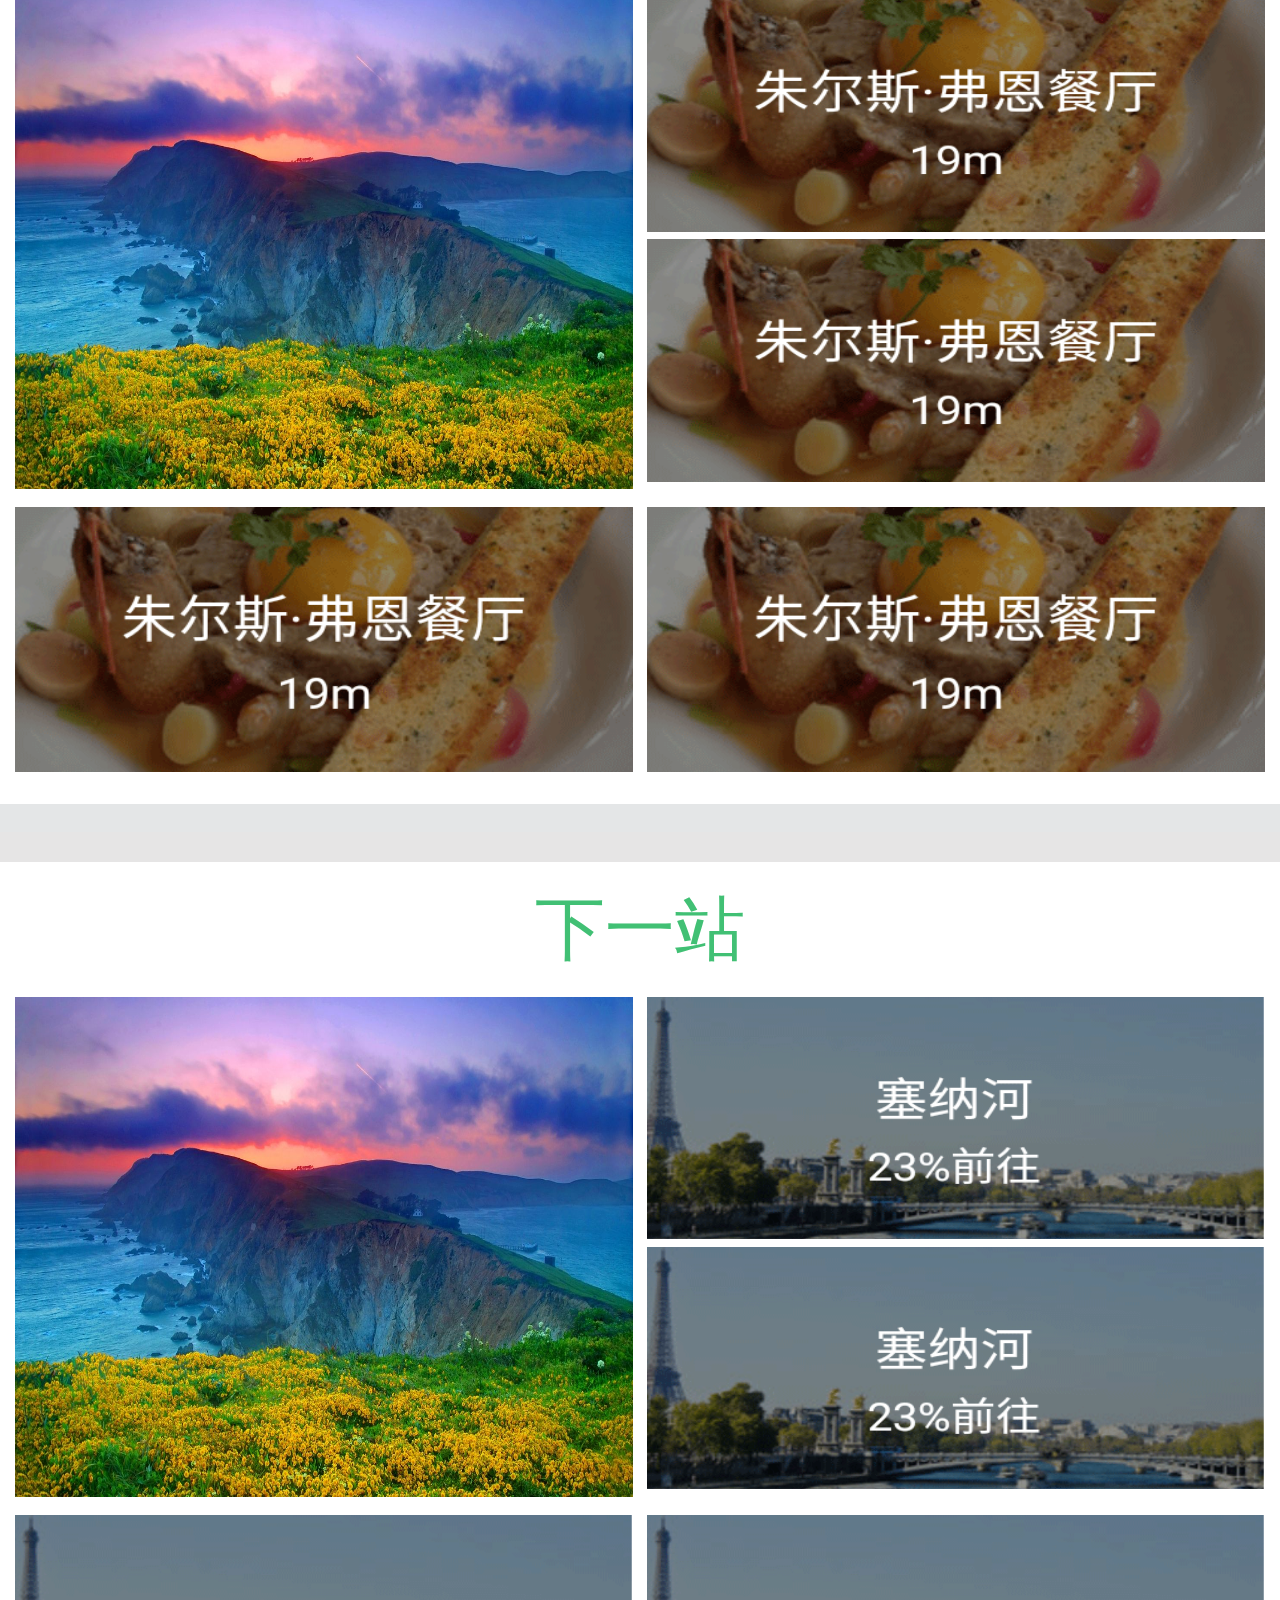
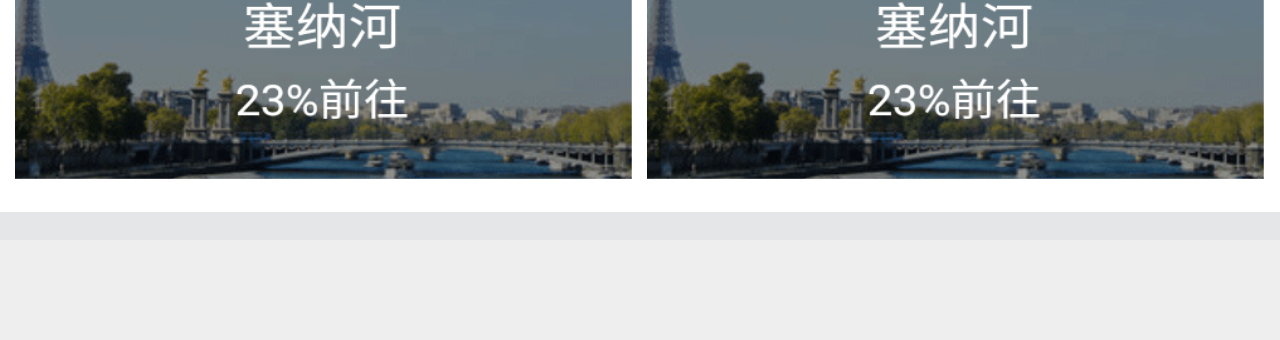
<file: particulars.html>
<!DOCTYPE html>
<html lang="en">
<head>
	<meta charset="UTF-8">
	<!-- 修改市口 -->
    <meta name="viewport" content="width=device-width,user-scalable=no,
    initial-scale=1.0,maximum-scale=1.0,minimum-scale=1.0">
    <meta http-equiv="X-UA-Compatible" content="ie=edge">	
	<title>景点详情</title>
     <link rel="stylesheet" href="css/index.css">
     <script src="js/rem.js"></script>	
</head>
<body>
    <div class="video_sousuo">
        <a href="discover.html" class="video_suosuo_l">
            <i>&#xe622;</i>           
        </a>   
        <a href="" class="video_suosuo_r">
            <p>巴黎圣母院</p>          
        </a>            
    </div> 
    <div class="banner">
        <ul class="banner_img">
            <li>
                <img src="img/3.jpg" alt=""> 
            </li>
        </ul>     
    </div>
    <ul class="jcxx">
        <li>
            <div class="jcxx1  rrr"><p class="p19">基础信息</p></div>

        </li>
        <li>
            <div class="jcxx1"><p>过去</p></div>
            <div class="jcxx2"><p>10099人去过</p></div>            
        </li>
        <li>
            <div class="jcxx1"><p>门票</p></div>
            <div class="jcxx2"><p>教堂免费，你家10块，优惠8元</p></div>               
        </li>
        <li>
            <div class="jcxx1"><p>地址</p></div>
            <div class="jcxx2"><p>啊点卡交警低价的家啊大家解答</p></div>               
        </li>
        <li>
            <div class="jcxx1"><p>时间</p></div>
            <div class="jcxx2"><p>这个地点营业信息</p></div>             

        </li>
        <li>
            <div class="jcxx1"><p>到达</p></div>
            <div class="jcxx2"><p>几个小时嘻嘻嘻嘻</p></div>             
        </li>
        <li>
            <div class="jcxx1"><p>时长</p></div>
            <div class="jcxx2"><p>做什么车可以来</p></div>             
        </li>
        <li>
            <div class="jcxx1"><p>网址</p></div>
            <div class="jcxx2"><p>官网信息</p></div>             
        </li>
        <li>
            <div class="jcxx1"><p>分类</p></div>
            <div class="jcxx2"><p>文化活动，是什么。。。支付方式的方式打开房门看什么v看什么v马克马克空空空空</p></div>             
        </li>
    </ul>
    <div href="" class="dtl">
        <div>
            <a href=""><p>问路卡</p></a>
            <a href=""><p>导航</p></a>
        </div>
    </div>
    <a href="" class="wenhua">
        <div class="wenhua_bt"><p>文化介绍</p></div>
        <div class="wenhua_nr">
            <p>建于1889年的埃菲尔铁塔最初是为了迎接世博及纪念法国大革命利100周年，总高324米，是当时席卷世界的工业革命的象征。然而在建成后，它却遭到很多法国(http://place.qyer.conc人的质疑,如此</p>
        </div>
    </a>
    <a href="" class="wenhua">
        <div class="wenhua_bt"><p>小贴士</p></div>
        <div class="wenhua_nr">
            <p>*埃菲尔铁塔参观注意事项*<br>为了节约时间，建议在铁塔官方网站上购票预约登塔时间，之后一般在铁塔的北角(ilier Nord)的预约通道处等待登塔。由于铁塔的顶层和二层是不同电梯运行一起排队再坐另一层电梯。夏季登顶一趟至少需要2个\时。<br>&nbsp&nbsp其实铁塔真的可以走楼梯，但是只能走到第二层，一来费用便宜，二来排队人少，而且还能挑战下自己的体能，如果想爬楼梯上铁塔，可以去铁塔东角(PilierE st)。<br>&nbsp&nbsp夏约宫(Palais de Chaillot)的大露台是观看铁塔的最佳点(搭乘地铁M6和M9到Trocadero站)，下午到日落时为佳。塞纳河边的Avenue de </p>
        </div>
    </a> 
    <!-- 时尚无语 -->
    <div class="sswy">
        <div class="sswy_box">
            <div class="sswy_box_bot">
                <p>当地美食</p>
            </div>
            <div class="sswy_box_center">
                <div class="sswy_box_centerl">
                    <img src="img/3.jpg" alt="">
                </div>
                <div class="sswy_box_centerr">
                    <div class="sswy_box_centerrb">
                        <img src="img/9.png" alt="">
                    </div>
                    <div class="sswy_box_centerrb">
                        <img src="img/9.png" alt="">            
                    </div>
                </div>
            </div>
            <div class="sswy_box_center_bottom">
                <div class="sswy_box_center_bottoml">
                    <img src="img/9.png" alt="">      
                </div>
                <div class="sswy_box_center_bottomr">
                     <img src="img/9.png" alt="">
                </div>
            </div>
        </div>
    </div>
    <div class="sswy">
        <div class="sswy_box">
            <div class="sswy_box_bot">
                <p>下一站</p>
            </div>
            <div class="sswy_box_center">
                <div class="sswy_box_centerl">
                    <img src="img/3.jpg" alt="">
                </div>
                <div class="sswy_box_centerr">
                    <div class="sswy_box_centerrb">
                        <img src="img/8.png" alt="">
                    </div>
                    <div class="sswy_box_centerrb">
                        <img src="img/8.png" alt="">            
                    </div>
                </div>
            </div>
            <div class="sswy_box_center_bottom">
                <div class="sswy_box_center_bottoml">
                    <img src="img/8.png" alt="">      
                </div>
                <div class="sswy_box_center_bottomr">
                     <img src="img/8.png" alt="">
                </div>
            </div>
        </div>
    </div>
      <!-- tap -->
    <div class="fzxc">
        <div><p>门票购买</p></div>
    </div>
    <div class="wuyonh"></div> 
</body>
</html>
</file>
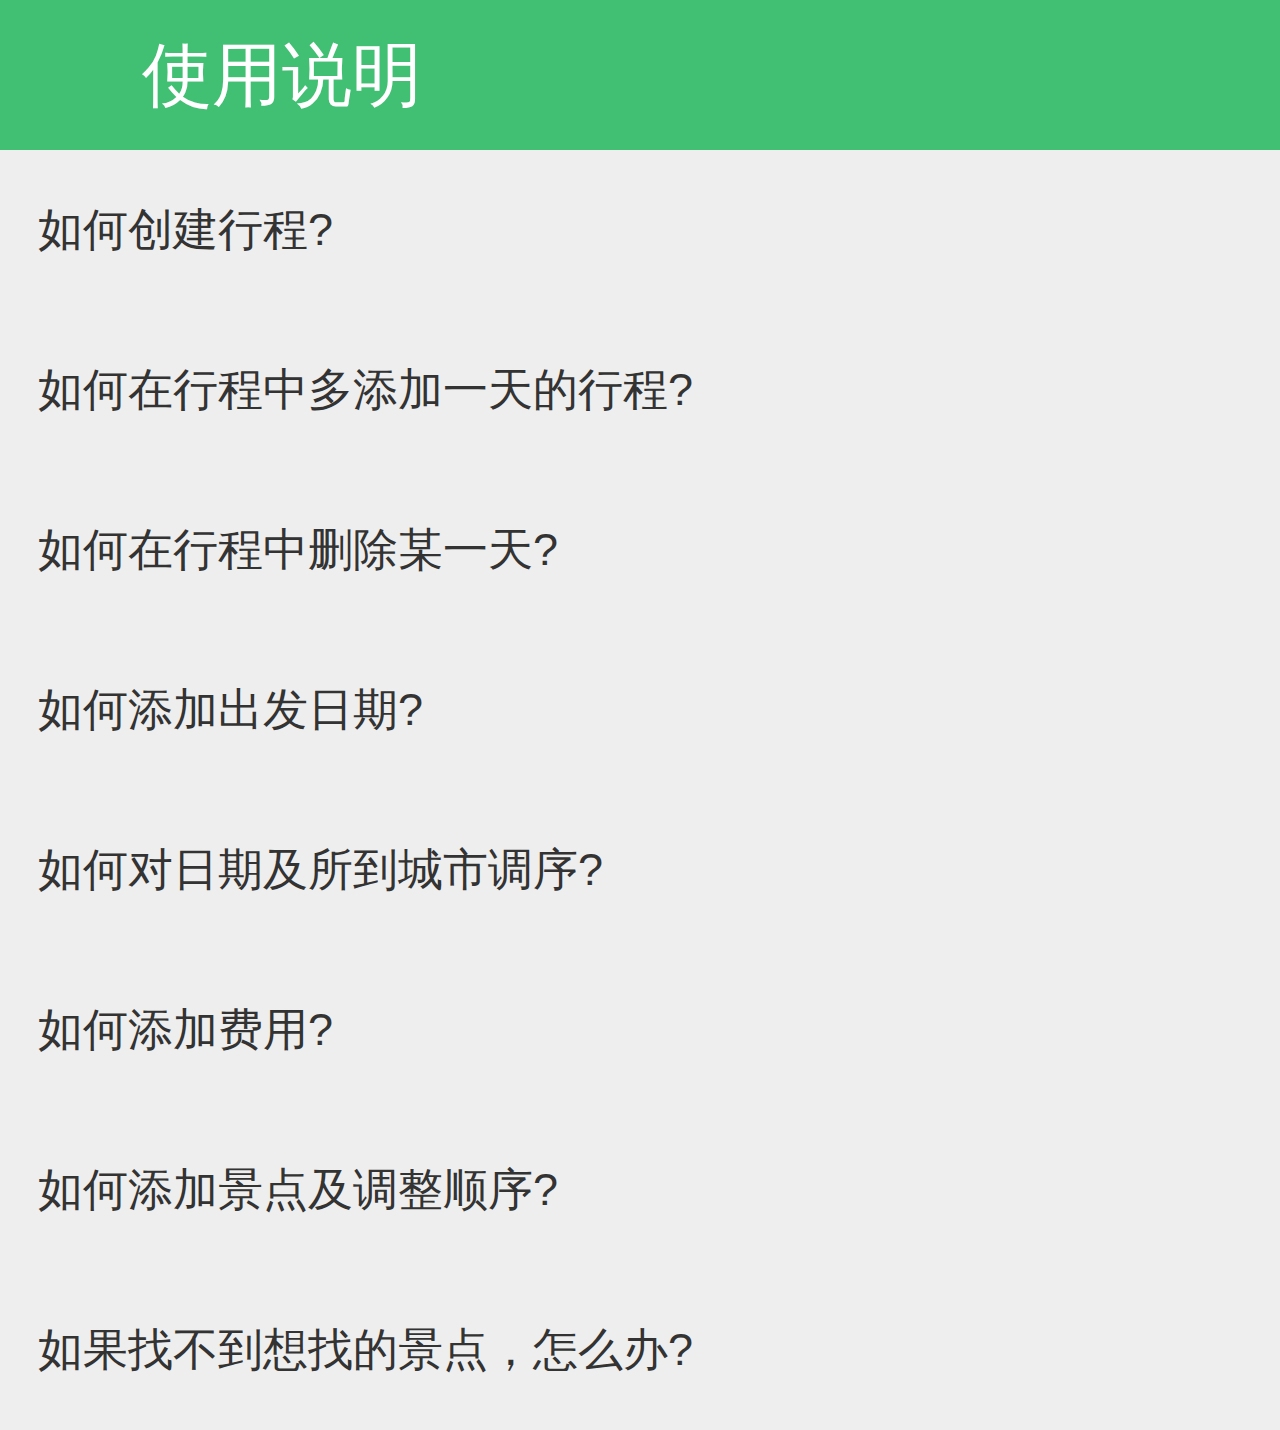
<file: rhshy.html>
<!DOCTYPE html>
<html lang="en">
<head>
	<meta charset="UTF-8">
	<!-- 修改市口 -->
    <meta name="viewport" content="width=device-width,user-scalable=no,
    initial-scale=1.0,maximum-scale=1.0,minimum-scale=1.0">
    <meta http-equiv="X-UA-Compatible" content="ie=edge">	
	<title>如何使用</title>
     <link rel="stylesheet" href="css/index.css">
     <script src="js/rem.js"></script>	
</head>
<body>
   <!-- 搜索 -->
    <div class="video_sousuo">
        <a href="discover.html" class="video_suosuo_l">
            <i>&#xe622;</i>           
        </a>   
        <a href="" class="video_suosuo_r">
            <p>使用说明</p>          
        </a>            
    </div> 

    <div class="wuyonh_t"></div>    
   <!-- 5 -->  
   <ul class="sz">
       <li>
           <a href="">
              <div class="sz_box">
                  <p>如何创建行程?</p>
              </div>
           </a>
       </li>
       <li>
           <a href="">
              <div class="sz_box">
                  <p>如何在行程中多添加一天的行程?</p>
              </div>
           </a>
       </li>
       <li>
           <a href="">
              <div class="sz_box">
                  <p>如何在行程中删除某一天?</p>
              </div>
           </a>
       </li>
       <li>
           <a href="">
              <div class="sz_box">
                  <p>如何添加出发日期?</p>

              </div>
           </a>
       </li>  
       <li>
           <a href="">
              <div class="sz_box">
                  <p>如何对日期及所到城市调序?</p>
              </div>
           </a>
       </li>  
       <li>
           <a href="">
              <div class="sz_box">
                  <p>如何添加费用?</p>

              </div>
           </a>
       </li>
       <li>
           <a href="">
              <div class="sz_box">
                  <p>如何添加景点及调整顺序?</p>
              </div>
           </a>
       </li>  
       <li>
           <a href="">
              <div class="sz_box">
                 <p>如果找不到想找的景点，怎么办?</p>
              </div>
           </a>
       </li>                  
   </ul>
    <!-- 底部 -->
  	
</body>
</html>
</file>
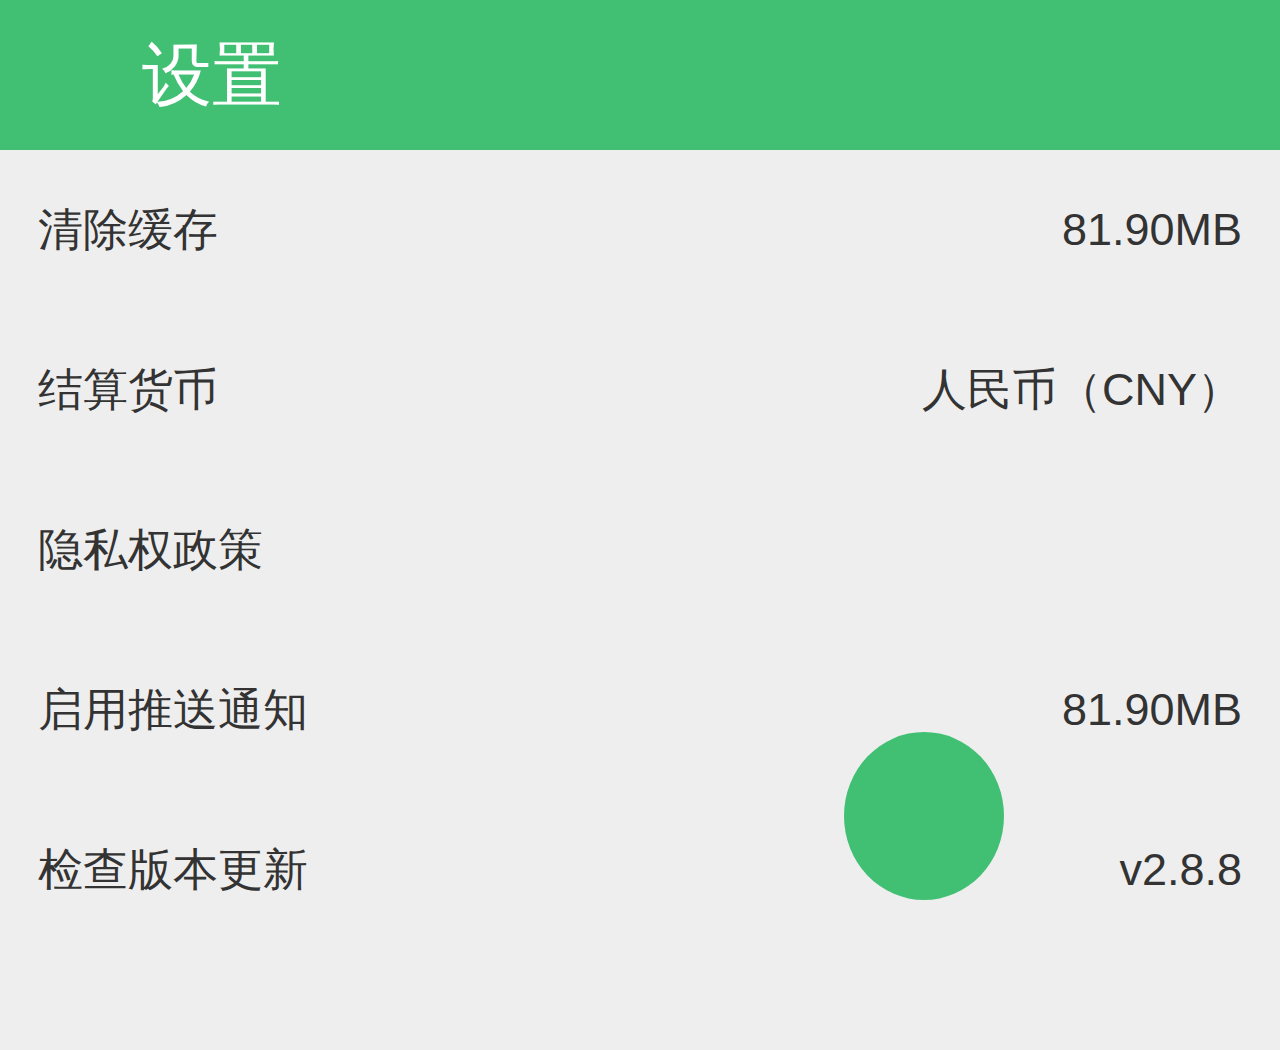
<file: sz.html>
<!DOCTYPE html>
<html lang="en">
<head>
	<meta charset="UTF-8">
	<!-- 修改市口 -->
    <meta name="viewport" content="width=device-width,user-scalable=no,
    initial-scale=1.0,maximum-scale=1.0,minimum-scale=1.0">
    <meta http-equiv="X-UA-Compatible" content="ie=edge">	
	<title>设置</title>
     <link rel="stylesheet" href="css/index.css">
     <script src="js/rem.js"></script>	
</head>
<body>
   <!-- 搜索 -->
    <div class="video_sousuo">
        <a href="discover.html" class="video_suosuo_l">
            <i>&#xe622;</i>           
        </a>   
        <a href="" class="video_suosuo_r">
            <p>设置</p>          
        </a>            
    </div> 

    <div class="wuyonh_t"></div>    
   <!-- 5 -->  
   <ul class="sz">
       <li>
           <a href="">
              <div class="sz_box">
                  <div class="sz_l"><p>清除缓存</p></div>
                  <div class="sz_r"><p>81.90MB</p></div>
              </div>
           </a>
       </li>
       <li>
           <a href="">
              <div class="sz_box">
                  <div class="sz_l"><p>结算货币</p></div>
                  <div class="sz_r"><p>人民币（CNY）</p></div>
              </div>
           </a>
       </li>
       <li>
           <a href="">
              <div class="sz_box">
                  <div class="sz_l"><p>隐私权政策</p></div>
                  <div class="sz_r"></div>
              </div>
           </a>
       </li>
       <li>
           <a href="">
              <div class="sz_box">
                  <div class="sz_l"><p>启用推送通知</p></div>
                  <div class="sz_r"><p>81.90MB</p></div>
              </div>
           </a>
       </li>  
       <li>
           <a href="">
              <div class="sz_box">
                  <div class="sz_l"><p>检查版本更新</p></div>
                  <div class="sz_r"><p>v2.8.8</p></div>
              </div>
           </a>
       </li>           
   </ul>
    <!-- 底部 -->
    <a href="" class="position">
     	<div><i>&#xe64d;</i></div>
    </a> 
    <div class="wuyonh"></div>      	
</body>
</html>
</file>
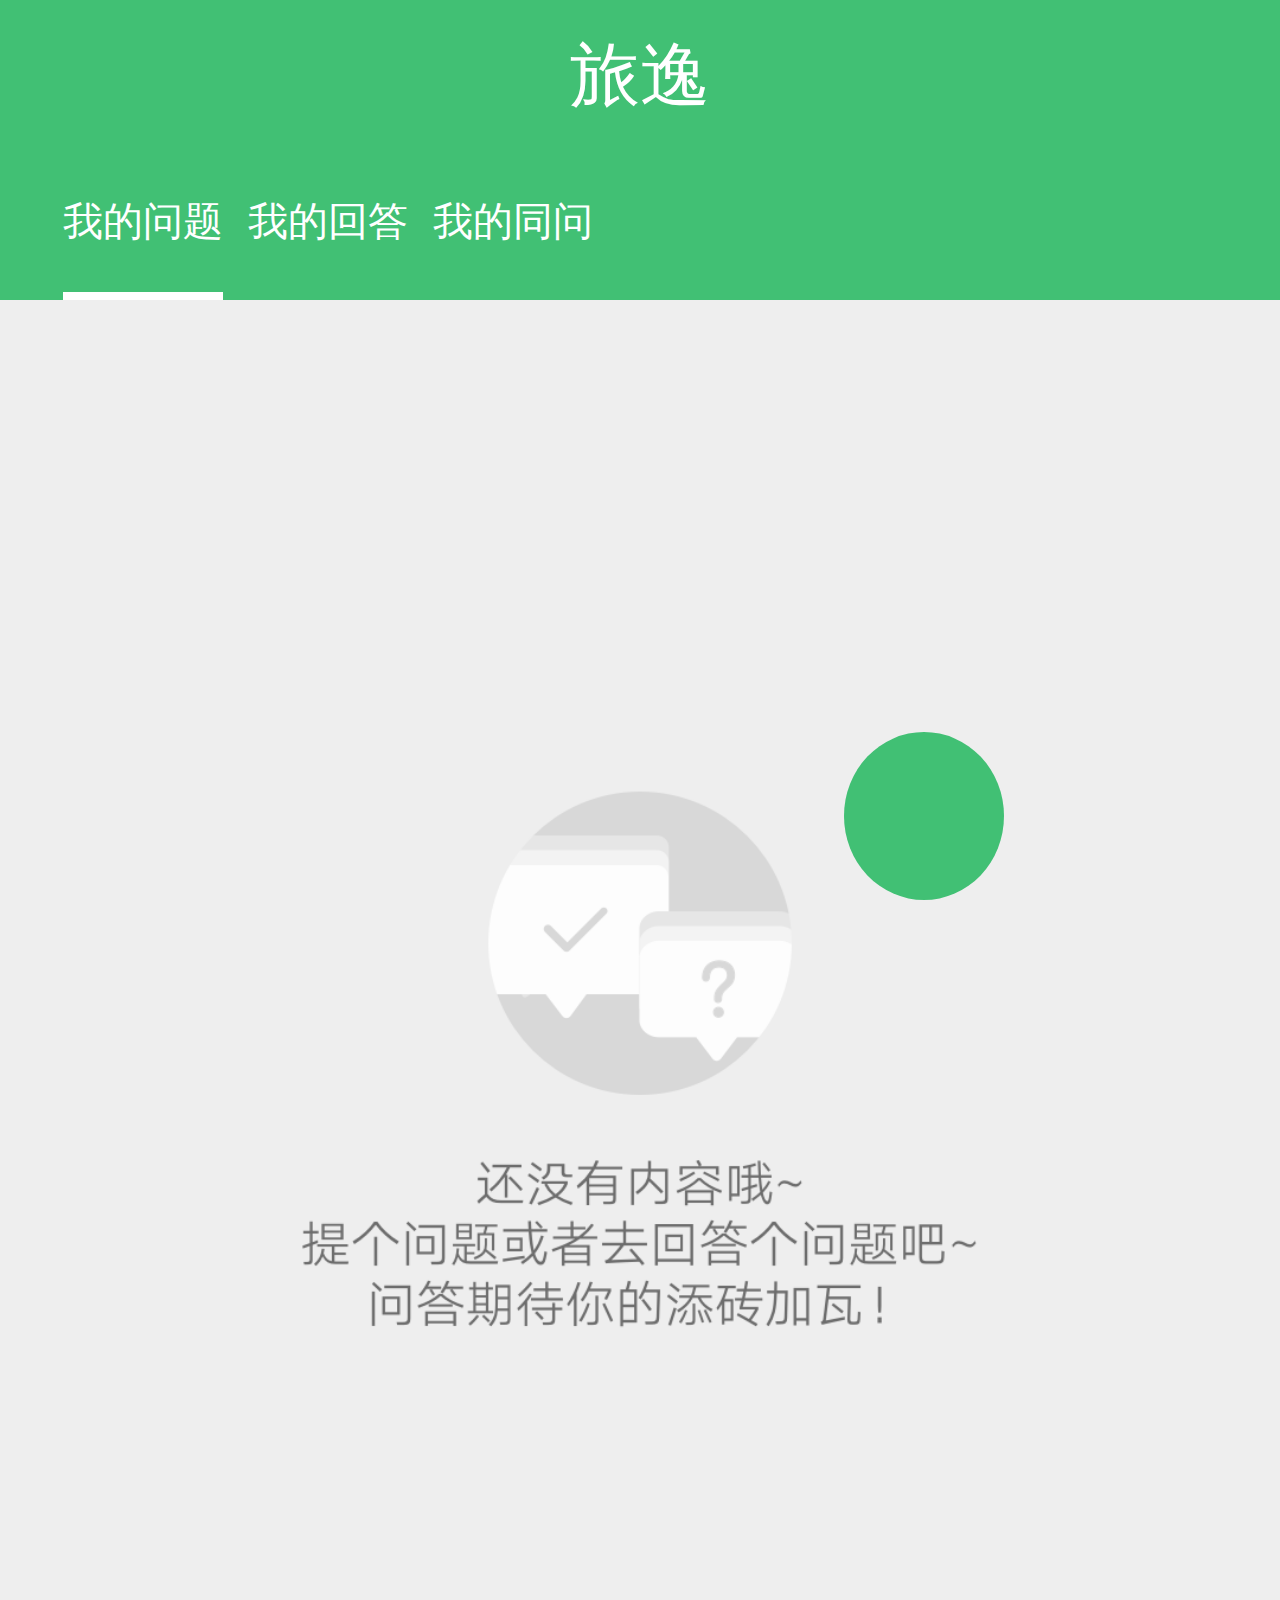
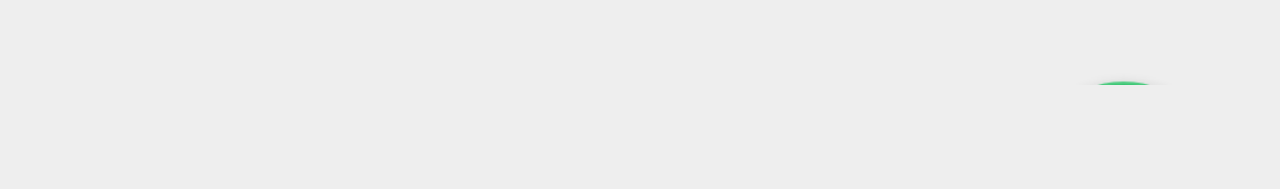
<file: szwd.html>
<!DOCTYPE html>
<html lang="en">
<head>
	<meta charset="UTF-8">
	<!-- 修改市口 -->
    <meta name="viewport" content="width=device-width,user-scalable=no,
    initial-scale=1.0,maximum-scale=1.0,minimum-scale=1.0">
    <meta http-equiv="X-UA-Compatible" content="ie=edge">	
	<title>问答</title>
     <link rel="stylesheet" href="css/index.css">
     <script src="js/rem.js"></script>	
</head>
<body>
    <div class="sousuo">
        <a href="" class="suosuo_left"><i>&#xe622;</i></a>      
        <div class="suosuo_center">旅逸</div>         
        <a href="" class="suosuo_right"><i>&#xe633;</i></a>  
    </div>
    <!-- 导航 -->
     <div class="navugator">
          <a href="index.html" class="navugator1">我的问题</a>
          <a href="discover.html">我的回答</a>          
          <a href="me.html">我的同问</a>          
     </div>  
     <div class="szwd"><img src="img/12.png" alt=""></div>   
    <a href="" class="position">
        <div><i>&#xe64d;</i></div>
    </a> 
    <div class="wuyonh"></div>             
</body>
</html>
</file>
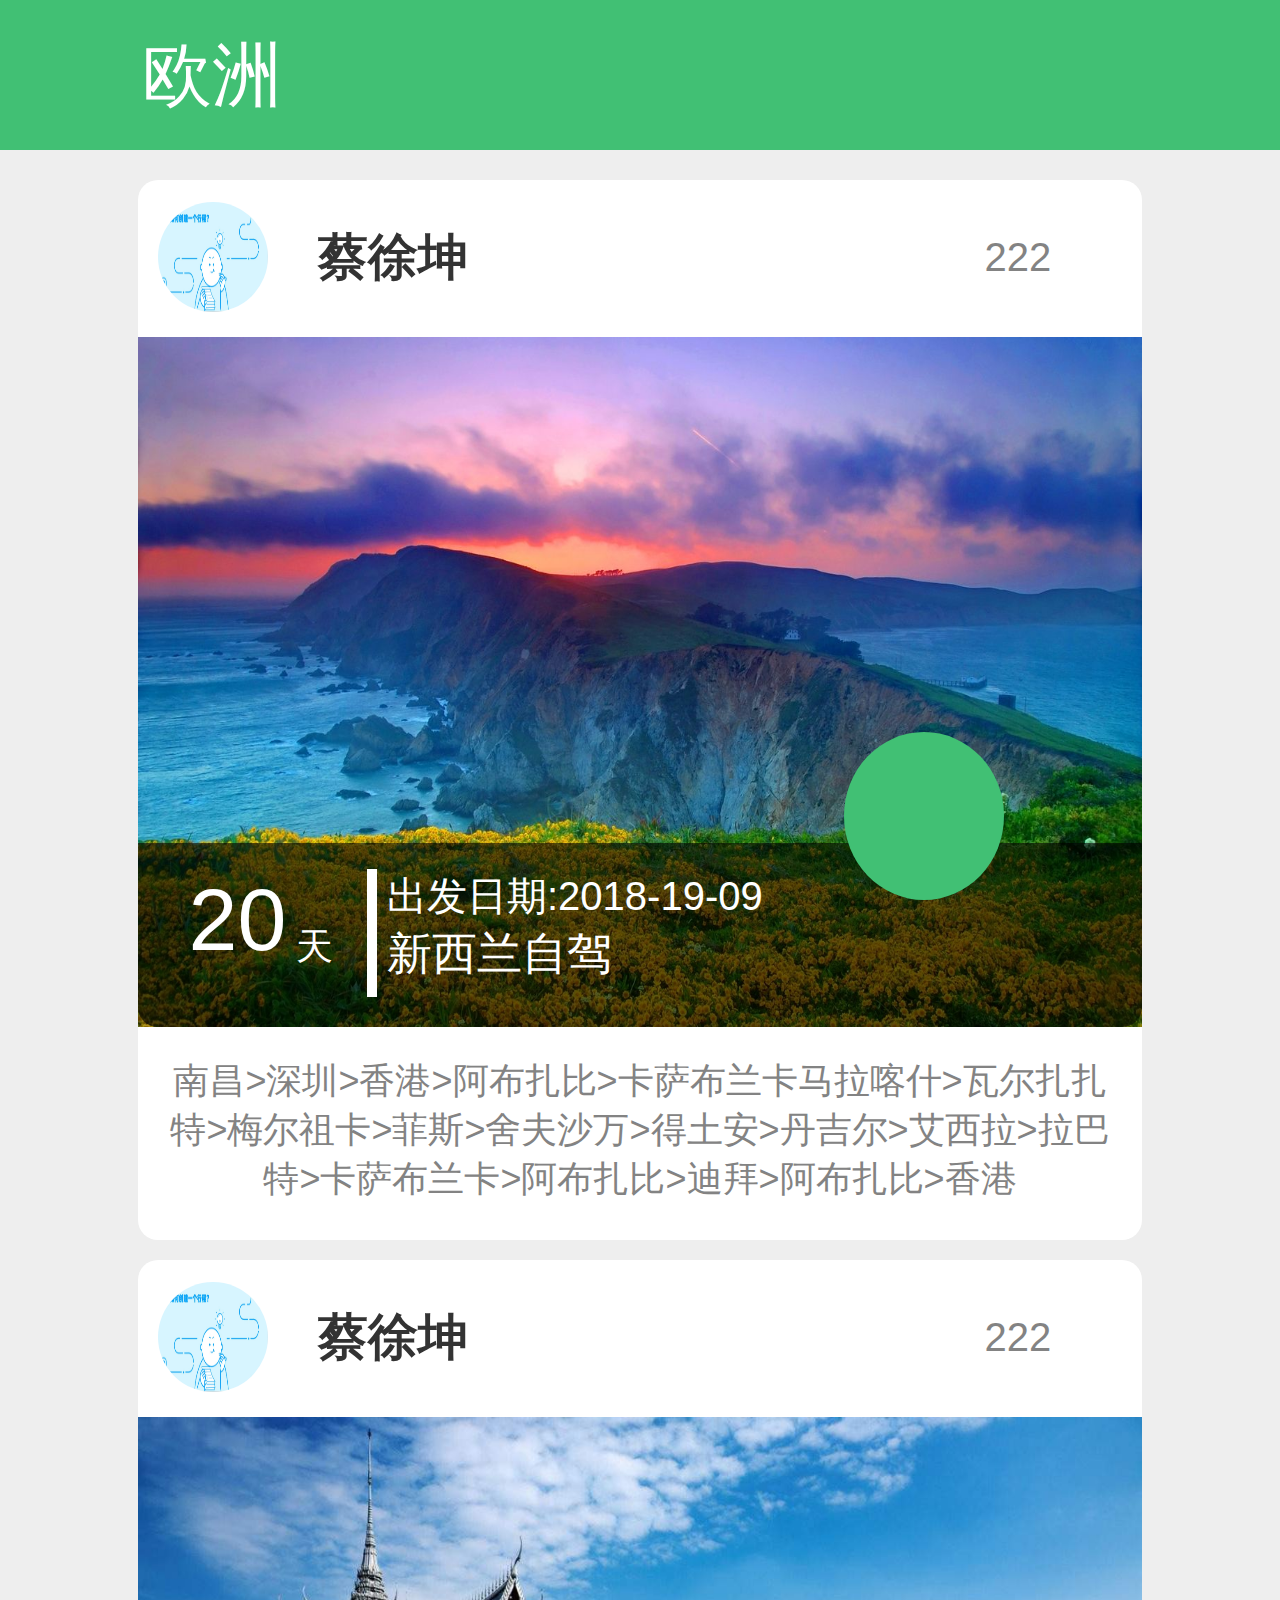
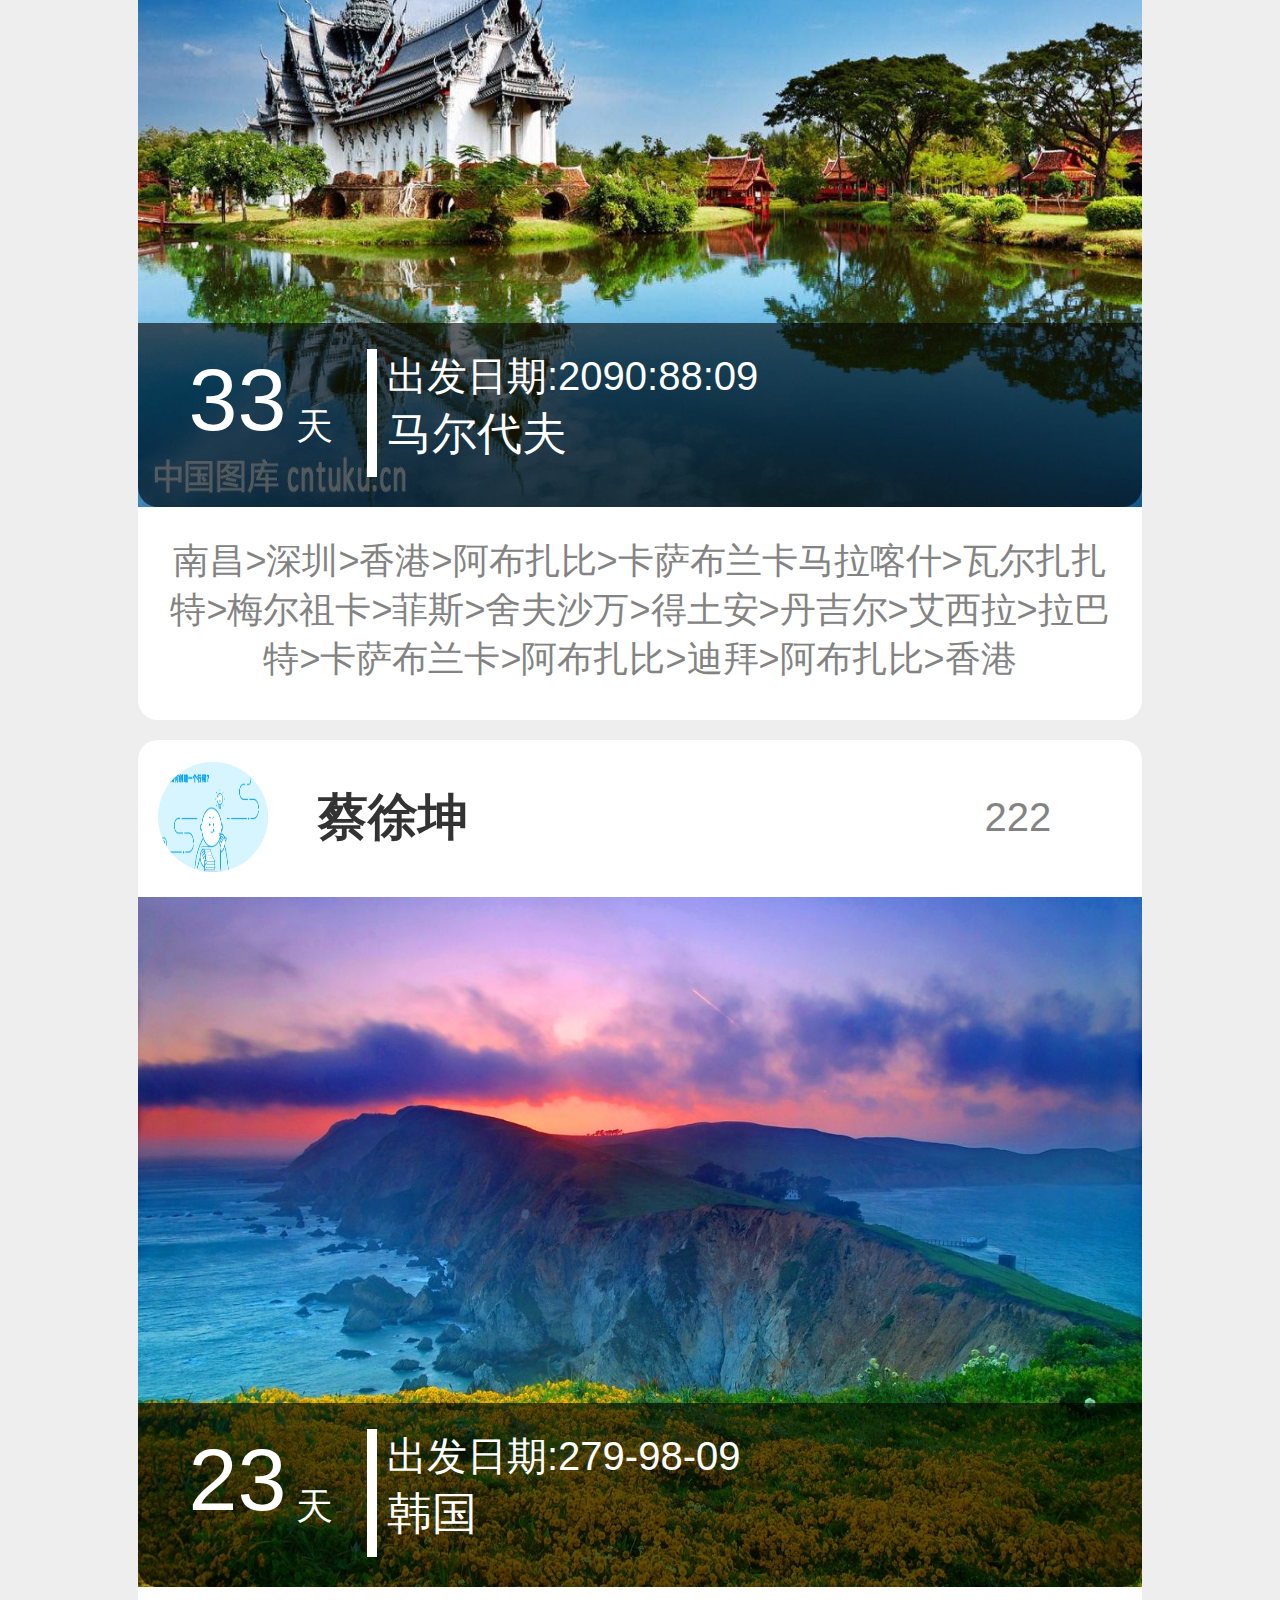
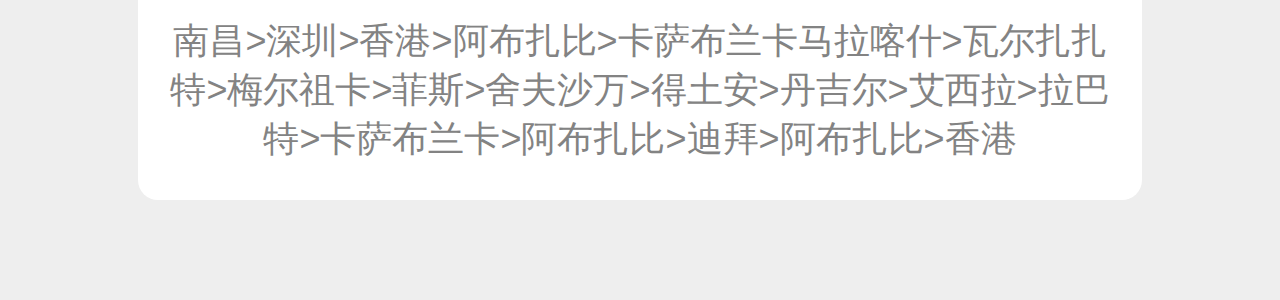
<file: video.html>
<!DOCTYPE html>
<html lang="en">
<head>
    <meta charset="UTF-8">
    <!-- 修改市口 -->
    <meta name="viewport" content="width=device-width,user-scalable=no,
    initial-scale=1.0,maximum-scale=1.0,minimum-scale=1.0">
    <meta http-equiv="X-UA-Compatible" content="ie=edge">   
    <title>欧洲</title>
     <link rel="stylesheet" href="css/index.css">
     <script src="js/rem.js"></script>  
</head>
<body>
   <!-- 搜索 -->

    <div class="video_sousuo">
        <a href="discover.html" class="video_suosuo_l">
            <i>&#xe622;</i>           
        </a>   
        <a href="" class="video_suosuo_r">
            <p>欧洲</p>          
        </a>            
    </div>    
     <!-- 中间 -->
     <a href="journey.html" class="discover sd">
        <div class="discover_l">
            <div class="discover_l_l">
                <div><img src="img/1.jpg" alt=""></div>
                <p class="p5">蔡徐坤</p>
            </div>        
            <div class="discover_l_r"> 
                <i>&#xe669;</i>
                <p class="p6">222</p> 
                
            </div>           
        </div>
        <div class="discover_c">
            <img src="img/3.jpg" alt="">
            <div class="indeximg_bottom">
                <div class="indeximg_bottomb">
                    <div class="indeximg_bottomb_1">
                        <p class="p1">20</p>
                        <p class="p2">天</p>
                    </div>
                    <div class="indeximg_bottomb_2">
                        <p class="p3">出发日期:2018-19-09</p>
                        <p class="p4">新西兰自驾</p>
                    </div>
                    <div class="indeximg_bottomb_3"><i>&#xe653;</i></div>
                </div>
            </div>
        </div> 
        <div class="discover_r">
            <p class="p7">南昌>深圳>香港>阿布扎比>卡萨布兰卡马拉喀什>瓦尔扎扎特>梅尔祖卡>菲斯>舍夫沙万>得土安>丹吉尔>艾西拉>拉巴特>卡萨布兰卡>阿布扎比>迪拜>阿布扎比>香港</p>            
        </div>         
     </a>
     <a href="" class="discover">
        <div class="discover_l">
            <div class="discover_l_l">
                <div><img src="img/1.jpg" alt=""></div>
                <p class="p5">蔡徐坤</p>
            </div>        
            <div class="discover_l_r"> 
                <i>&#xe669;</i>
                <p class="p6">222</p> 
                
            </div>           
        </div>
        <div class="discover_c">
            <img src="img/2.jpg" alt="">
            <div class="indeximg_bottom">
                <div class="indeximg_bottomb">
                    <div class="indeximg_bottomb_1">
                        <p class="p1">33</p>
                        <p class="p2">天</p>
                    </div>
                    <div class="indeximg_bottomb_2">
                        <p class="p3">出发日期:2090:88:09</p>
                        <p class="p4">马尔代夫</p>
                    </div>
                    <div class="indeximg_bottomb_3"><i>&#xe653;</i></div>
                </div>
            </div>
        </div> 
        <div class="discover_r">
            <p class="p7">南昌>深圳>香港>阿布扎比>卡萨布兰卡马拉喀什>瓦尔扎扎特>梅尔祖卡>菲斯>舍夫沙万>得土安>丹吉尔>艾西拉>拉巴特>卡萨布兰卡>阿布扎比>迪拜>阿布扎比>香港</p>            
        </div>         
     </a>
     <a href="" class="discover">
        <div class="discover_l">
            <div class="discover_l_l">
                <div><img src="img/1.jpg" alt=""></div>
                <p class="p5">蔡徐坤</p>
            </div>        
            <div class="discover_l_r"> 
                <i>&#xe669;</i>
                <p class="p6">222</p> 
                
            </div>           
        </div>
        <div class="discover_c">
            <img src="img/3.jpg" alt="">
            <div class="indeximg_bottom">
                <div class="indeximg_bottomb">
                    <div class="indeximg_bottomb_1">
                        <p class="p1">23</p>
                        <p class="p2">天</p>
                    </div>
                    <div class="indeximg_bottomb_2">
                        <p class="p3">出发日期:279-98-09</p>
                        <p class="p4">韩国</p>
                    </div>
                    <div class="indeximg_bottomb_3"><i>&#xe653;</i></div>
                </div>
            </div>
        </div> 
        <div class="discover_r">
            <p class="p7">南昌>深圳>香港>阿布扎比>卡萨布兰卡马拉喀什>瓦尔扎扎特>梅尔祖卡>菲斯>舍夫沙万>得土安>丹吉尔>艾西拉>拉巴特>卡萨布兰卡>阿布扎比>迪拜>阿布扎比>香港</p>            
        </div>         
     </a>       
    <!-- 底部 -->
    <a href="" class="position">
        <div><i>&#xe633;</i></div>
    </a> 
    <div class="wuyonh"></div>          
</body>
</html>
</file>
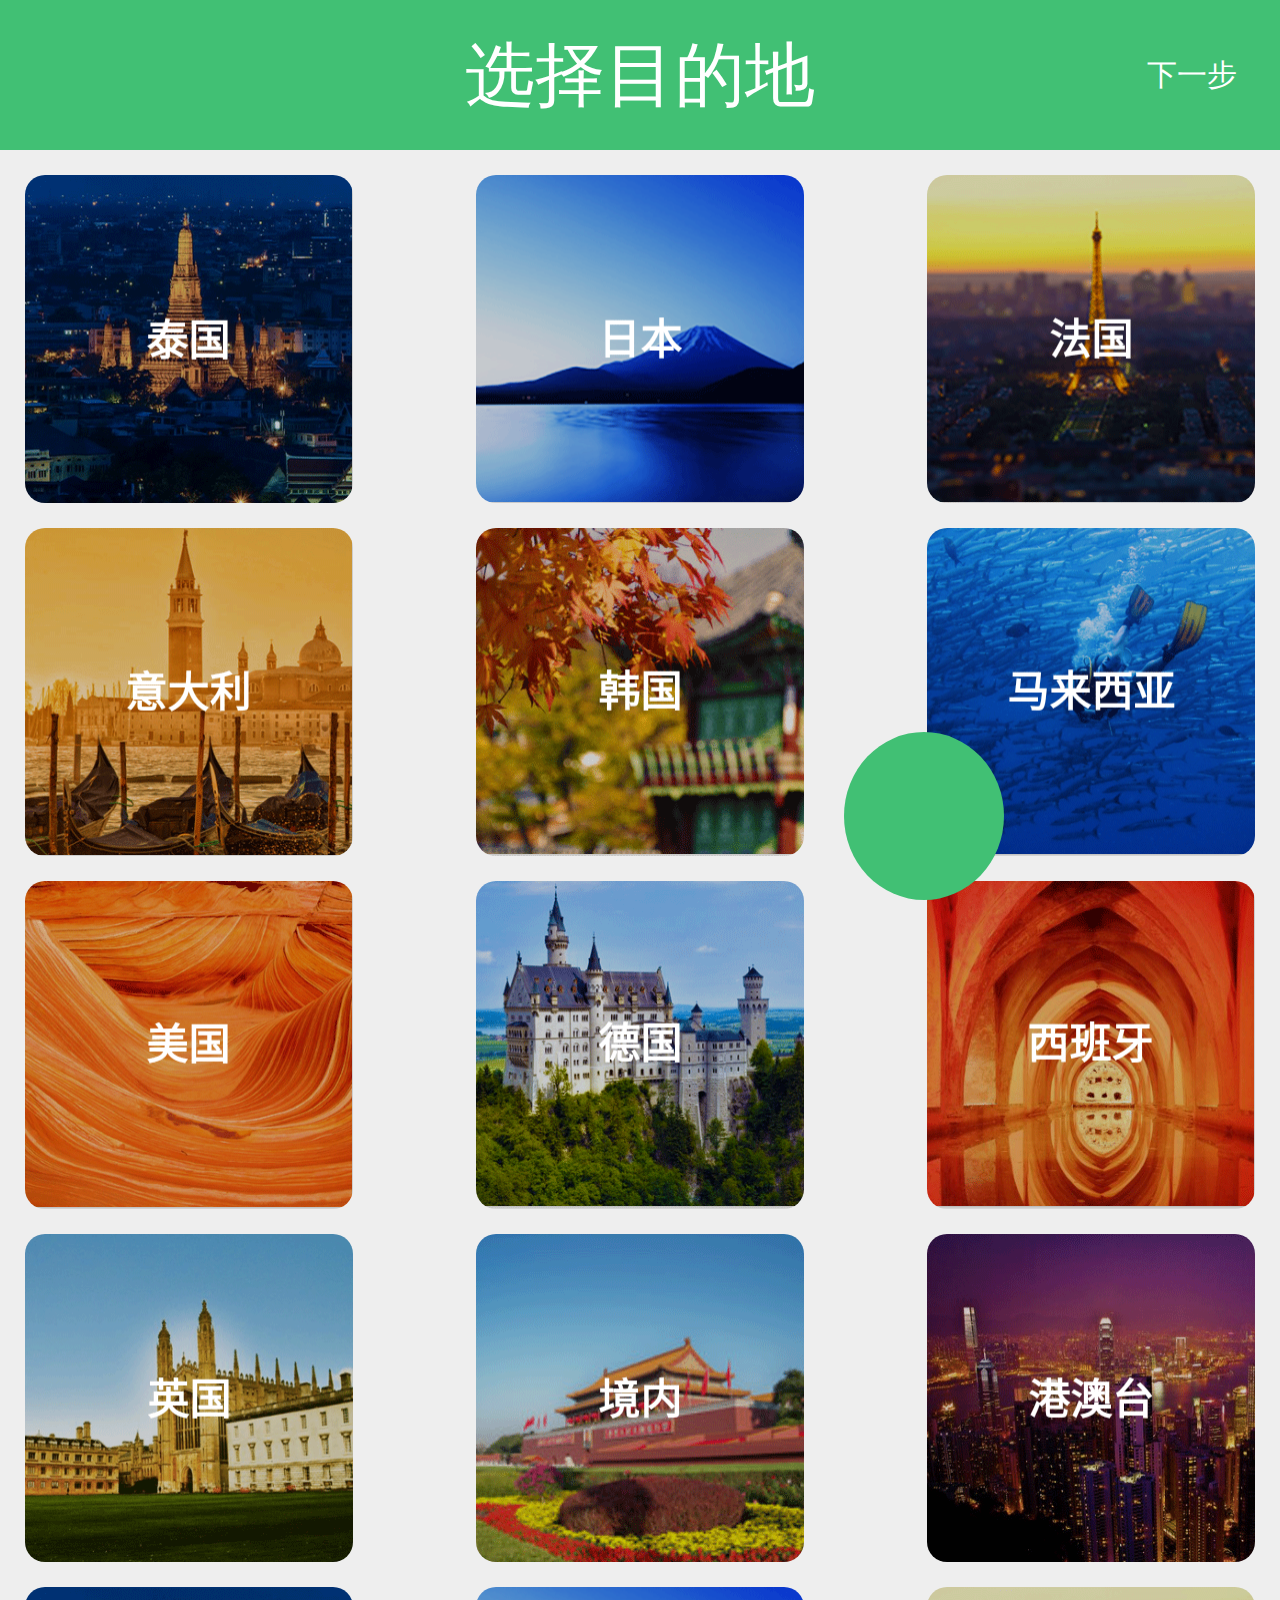
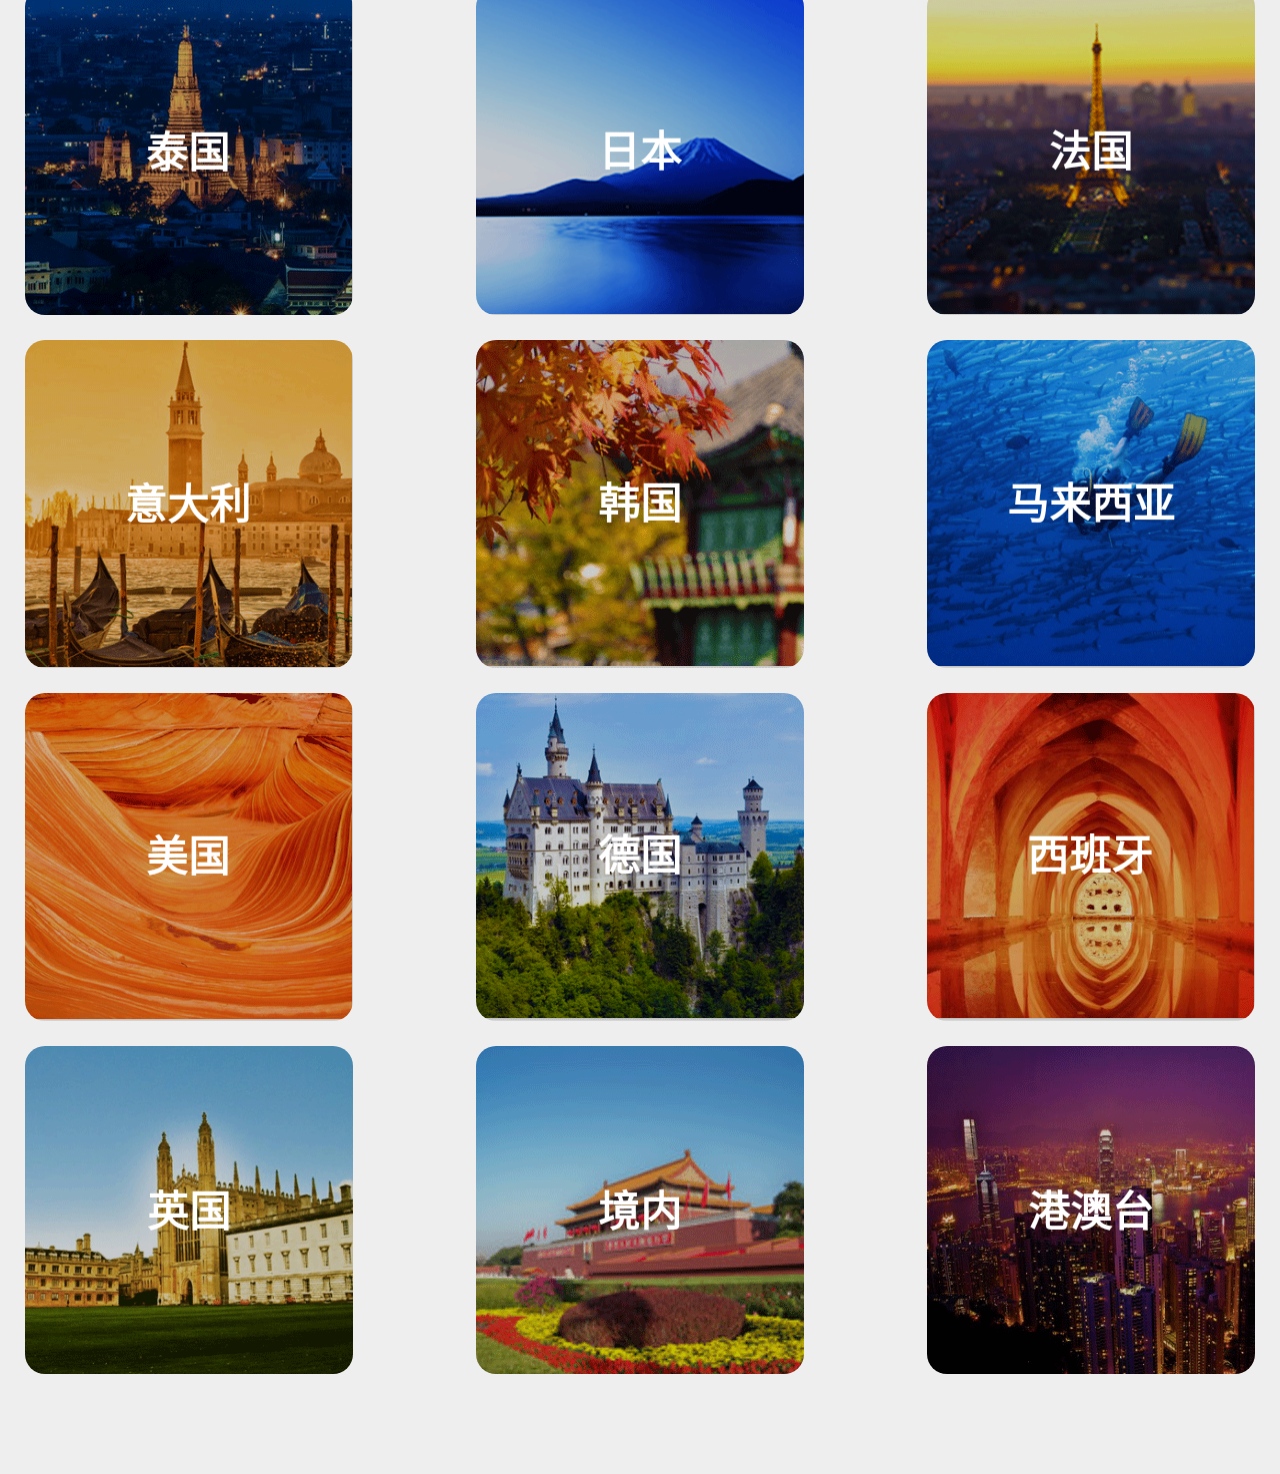
<file: xzmdd1.html>
<!DOCTYPE html>
<html lang="en">
<head>
	<meta charset="UTF-8">
	<!-- 修改市口 -->
    <meta name="viewport" content="width=device-width,user-scalable=no,
    initial-scale=1.0,maximum-scale=1.0,minimum-scale=1.0">
    <meta http-equiv="X-UA-Compatible" content="ie=edge">	
	<title>选择目的地1</title>
     <link rel="stylesheet" href="css/index.css">
     <script src="js/rem.js"></script>	
</head>
<body>
    <div class="wuyonh_t"></div> 
    <div class="sousuo">
        <a href="" class="suosuo_left"><i>&#xe622;</i></a>      
        <div class="suosuo_center">选择目的地</div>         
        <a href="" class="suosuo_right"><p>下一步</p></a>  
    </div>
    <ul class="xzmdd">
        <li><a href="xzmdd2.html"><img src="img/10 (1).png" alt=""></a></li>
        <li><a href=""><img src="img/10 (2).png" alt=""></a></li>
        <li><a href=""><img src="img/10 (3).png" alt=""></a></li>
    </ul>
    <ul class="xzmdd">
        <li><a href=""><img src="img/10 (4).png" alt=""></a></li>
        <li><a href=""><img src="img/10 (5).png" alt=""></a></li>
        <li><a href=""><img src="img/10 (6).png" alt=""></a></li>
    </ul> 
     <ul class="xzmdd">
        <li><a href=""><img src="img/10 (7).png" alt=""></a></li>
        <li><a href=""><img src="img/10 (8).png" alt=""></a></li>
        <li><a href=""><img src="img/10 (9).png" alt=""></a></li>
    </ul>  
     <ul class="xzmdd">
        <li><a href=""><img src="img/10 (10).png" alt=""></a></li>
        <li><a href=""><img src="img/10 (11).png" alt=""></a></li>
        <li><a href=""><img src="img/10 (12).png" alt=""></a></li>
    </ul> 
     <ul class="xzmdd">
        <li><a href=""><img src="img/10 (1).png" alt=""></a></li>
        <li><a href=""><img src="img/10 (2).png" alt=""></a></li>
        <li><a href=""><img src="img/10 (3).png" alt=""></a></li>
    </ul>
    <ul class="xzmdd">
        <li><a href=""><img src="img/10 (4).png" alt=""></a></li>
        <li><a href=""><img src="img/10 (5).png" alt=""></a></li>
        <li><a href=""><img src="img/10 (6).png" alt=""></a></li>
    </ul> 
     <ul class="xzmdd">
        <li><a href=""><img src="img/10 (7).png" alt=""></a></li>
        <li><a href=""><img src="img/10 (8).png" alt=""></a></li>
        <li><a href=""><img src="img/10 (9).png" alt=""></a></li>
    </ul>  
     <ul class="xzmdd">
        <li><a href=""><img src="img/10 (10).png" alt=""></a></li>
        <li><a href=""><img src="img/10 (11).png" alt=""></a></li>
        <li><a href=""><img src="img/10 (12).png" alt=""></a></li>
    </ul>  
     <a href="" class="position">
        <div><i>&#xe633;</i></div>
    </a> 
    <div class="wuyonh"></div>               
</body>
</html>
</file>
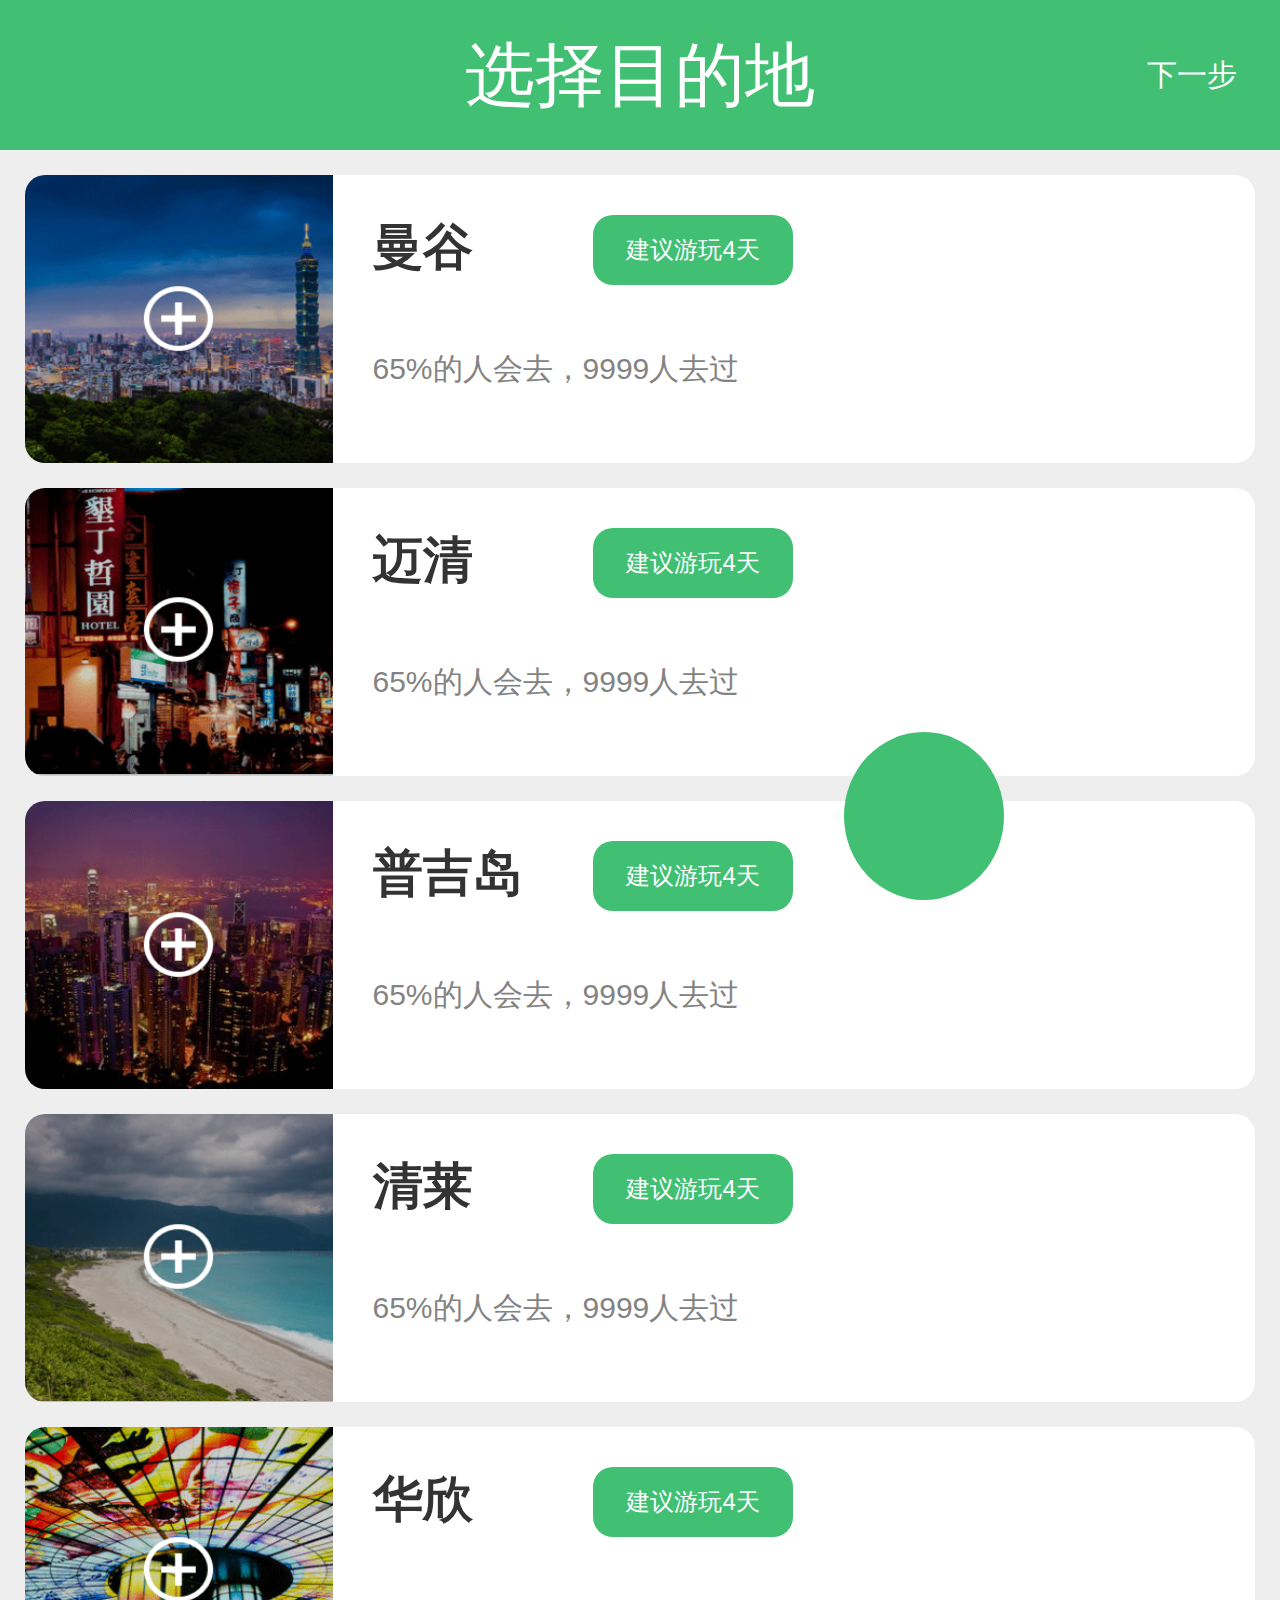
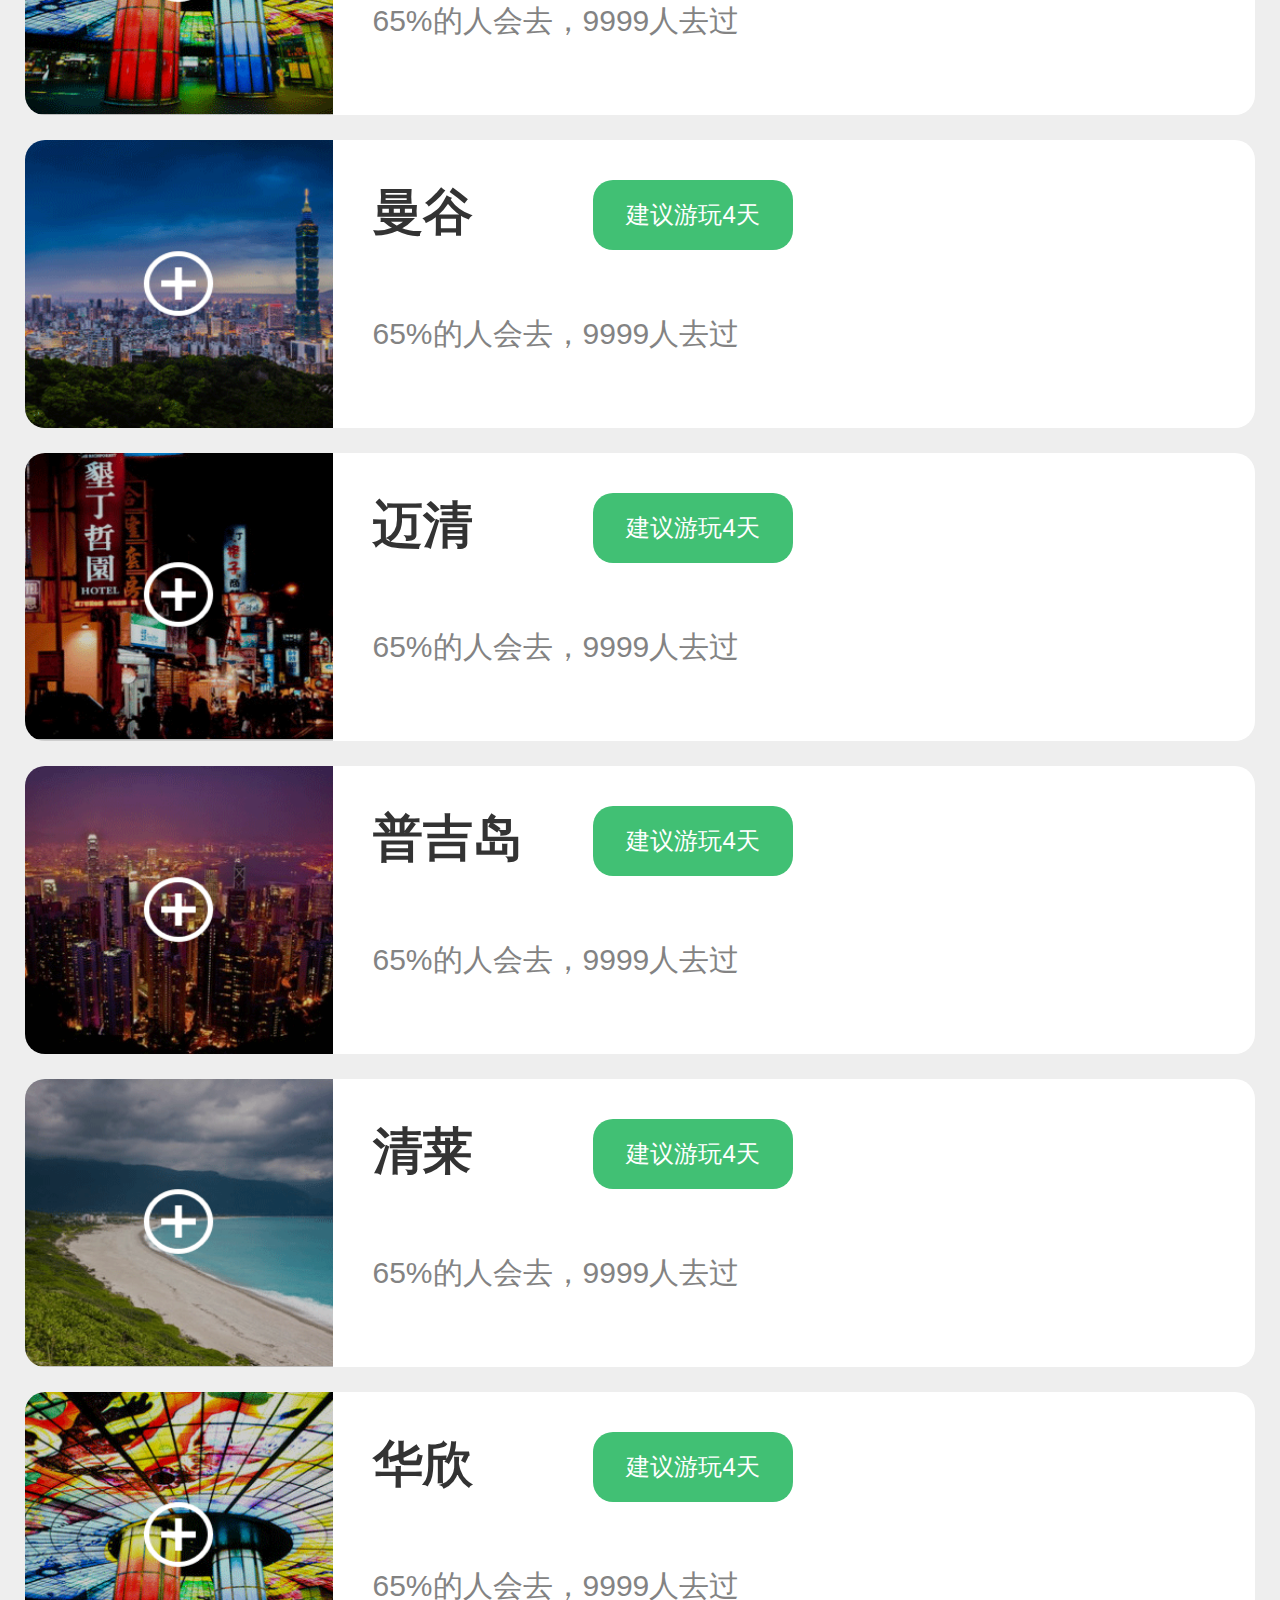
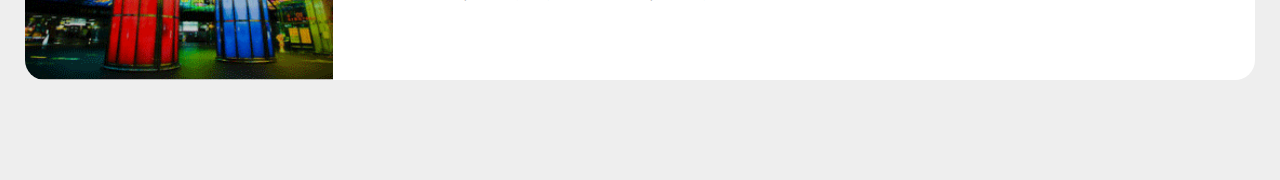
<file: xzmdd2.html>
<!DOCTYPE html>
<html lang="en">
<head>
	<meta charset="UTF-8">
	<!-- 修改市口 -->
    <meta name="viewport" content="width=device-width,user-scalable=no,
    initial-scale=1.0,maximum-scale=1.0,minimum-scale=1.0">
    <meta http-equiv="X-UA-Compatible" content="ie=edge">	
	<title>选择目的地二</title>
     <link rel="stylesheet" href="css/index.css">
     <script src="js/rem.js"></script>	
</head>
<body>

    <div class="wuyonh_t"></div> 
    <div class="sousuo">
        <a href="xzmdd1.html" class="suosuo_left"><i>&#xe622;</i></a>      
        <div class="suosuo_center">选择目的地</div>         
        <a href="" class="suosuo_right"><p>下一步</p></a>  
    </div>

    <div class="xzmdd2">
        <a href="xzmdd3.html" class="xzmdd2_l"><img src="img/11 (1).png" alt=""></a>
        
        <a href="xzmdd4.html" class="xzmdd2_r">
            <div class="xzmdd2_b">
                <div class="zi11"><p>曼谷</p></div>
                <div class="zi12"><div><p>建议游玩4天</p></div></div>
            </div>
            <div  class="xzmdd2_t"><p>65%的人会去，9999人去过</p></div>
        </a>        
    </div>
    <div class="xzmdd2">
        <a href="" class="xzmdd2_l"><img src="img/11 (2).png" alt=""></a>
        
        <a href="" class="xzmdd2_r">
            <div class="xzmdd2_b">
                <div class="zi11"><p>迈清</p></div>
                <div class="zi12"><div><p>建议游玩4天</p></div></div>
            </div>
            <div  class="xzmdd2_t"><p>65%的人会去，9999人去过</p></div>
        </a>        
    </div>
    <div class="xzmdd2">
        <a href="" class="xzmdd2_l"><img src="img/11 (3).png" alt=""></a>
        
        <a href="" class="xzmdd2_r">
            <div class="xzmdd2_b">
                <div class="zi11"><p>普吉岛</p></div>
                <div class="zi12"><div><p>建议游玩4天</p></div></div>
            </div>
            <div  class="xzmdd2_t"><p>65%的人会去，9999人去过</p></div>
        </a>        
    </div>
    <div class="xzmdd2">
        <a href="" class="xzmdd2_l"><img src="img/11 (4).png" alt=""></a>
        
        <a href="" class="xzmdd2_r">
            <div class="xzmdd2_b">
                <div class="zi11"><p>清莱</p></div>
                <div class="zi12"><div><p>建议游玩4天</p></div></div>
            </div>
            <div  class="xzmdd2_t"><p>65%的人会去，9999人去过</p></div>
        </a>        
    </div>
    <div class="xzmdd2">
        <a href="" class="xzmdd2_l"><img src="img/11 (5).png" alt=""></a>
        
        <a href="" class="xzmdd2_r">
            <div class="xzmdd2_b">
                <div class="zi11"><p>华欣</p></div>
                <div class="zi12"><div><p>建议游玩4天</p></div></div>
            </div>
            <div  class="xzmdd2_t"><p>65%的人会去，9999人去过</p></div>
        </a>        
    </div>  
    <div class="xzmdd2">
        <a href="" class="xzmdd2_l"><img src="img/11 (1).png" alt=""></a>
        
        <a href="" class="xzmdd2_r">
            <div class="xzmdd2_b">
                <div class="zi11"><p>曼谷</p></div>
                <div class="zi12"><div><p>建议游玩4天</p></div></div>
            </div>
            <div  class="xzmdd2_t"><p>65%的人会去，9999人去过</p></div>
        </a>        
    </div>
    <div class="xzmdd2">
        <a href="" class="xzmdd2_l"><img src="img/11 (2).png" alt=""></a>
        
        <a href="" class="xzmdd2_r">
            <div class="xzmdd2_b">
                <div class="zi11"><p>迈清</p></div>
                <div class="zi12"><div><p>建议游玩4天</p></div></div>
            </div>
            <div  class="xzmdd2_t"><p>65%的人会去，9999人去过</p></div>
        </a>        
    </div>
    <div class="xzmdd2">
        <a href="" class="xzmdd2_l"><img src="img/11 (3).png" alt=""></a>
        
        <a href="" class="xzmdd2_r">
            <div class="xzmdd2_b">
                <div class="zi11"><p>普吉岛</p></div>
                <div class="zi12"><div><p>建议游玩4天</p></div></div>
            </div>
            <div  class="xzmdd2_t"><p>65%的人会去，9999人去过</p></div>
        </a>        
    </div>
    <div class="xzmdd2">
        <a href="" class="xzmdd2_l"><img src="img/11 (4).png" alt=""></a>
        
        <a href="" class="xzmdd2_r">
            <div class="xzmdd2_b">
                <div class="zi11"><p>清莱</p></div>
                <div class="zi12"><div><p>建议游玩4天</p></div></div>
            </div>
            <div  class="xzmdd2_t"><p>65%的人会去，9999人去过</p></div>
        </a>        
    </div>
    <div class="xzmdd2">
        <a href="" class="xzmdd2_l"><img src="img/11 (5).png" alt=""></a>
        
        <a href="" class="xzmdd2_r">
            <div class="xzmdd2_b">
                <div class="zi11"><p>华欣</p></div>
                <div class="zi12"><div><p>建议游玩4天</p></div></div>
            </div>
            <div  class="xzmdd2_t"><p>65%的人会去，9999人去过</p></div>
        </a>        
    </div>      
     <a href="" class="position">
        <div><i>&#xe633;</i></div>
    </a> 
    <div class="wuyonh"></div>               
</body>
</html>
</file>
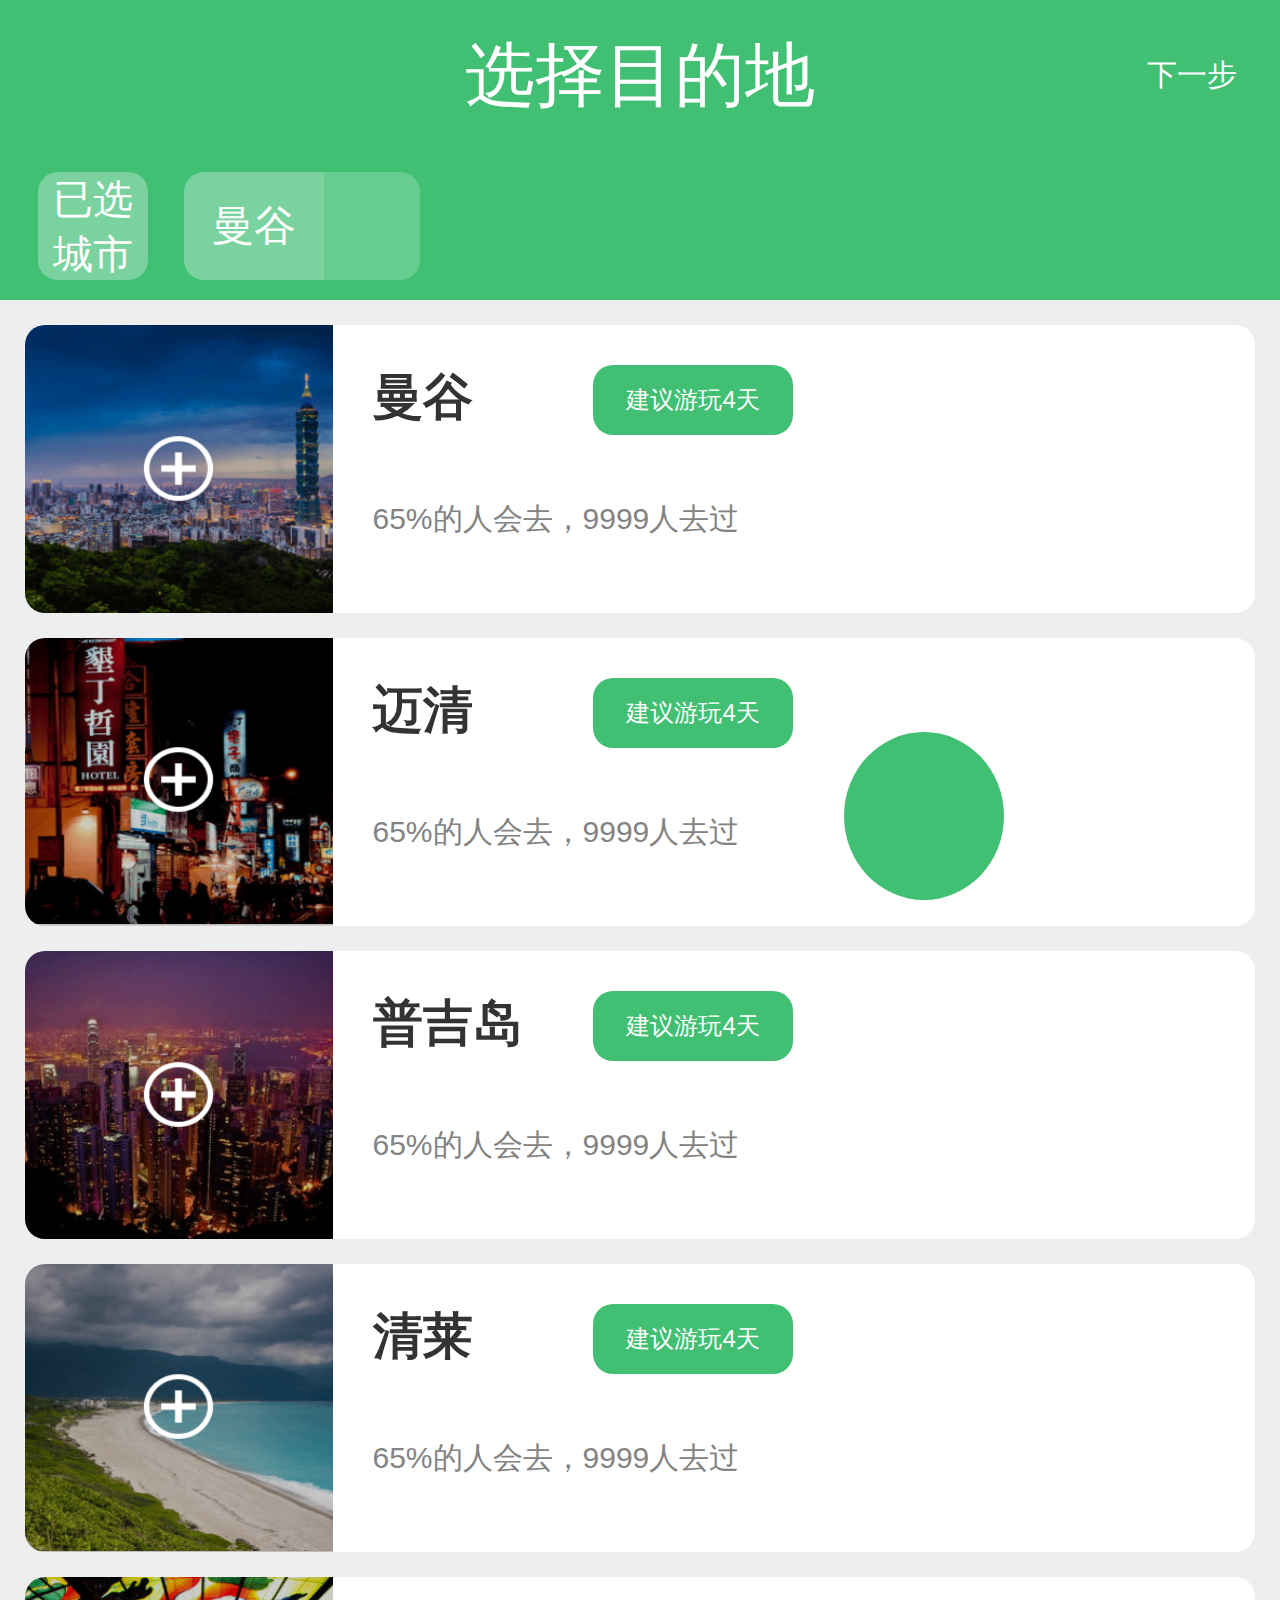
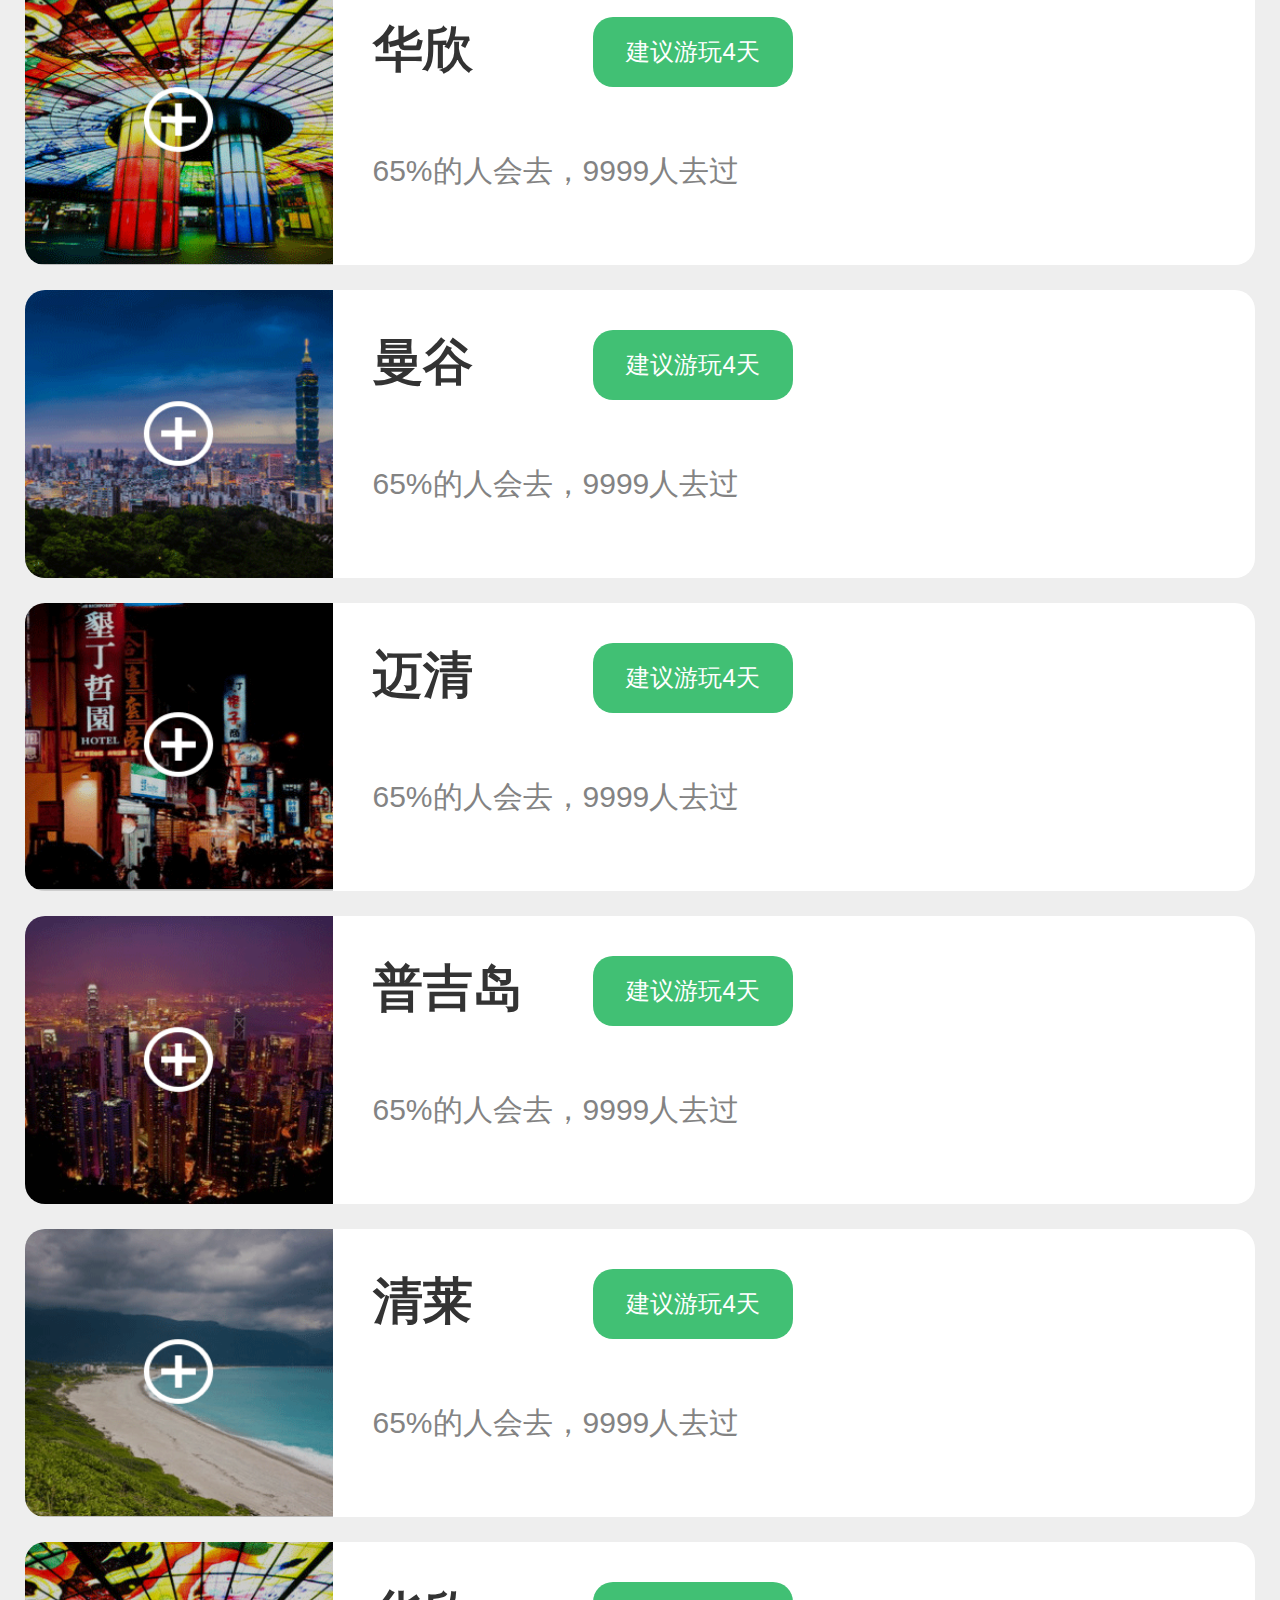
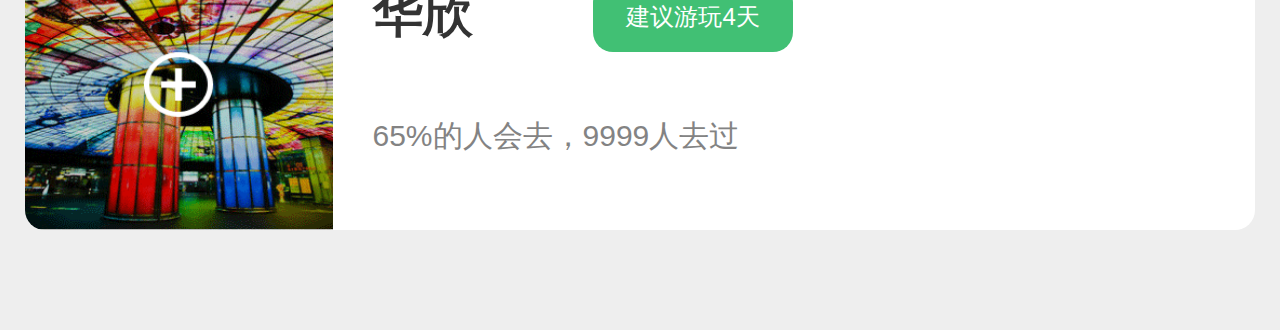
<file: xzmdd3.html>
<!DOCTYPE html>
<html lang="en">
<head>
	<meta charset="UTF-8">
	<!-- 修改市口 -->
    <meta name="viewport" content="width=device-width,user-scalable=no,
    initial-scale=1.0,maximum-scale=1.0,minimum-scale=1.0">
    <meta http-equiv="X-UA-Compatible" content="ie=edge">	
	<title>选择目的地三</title>
     <link rel="stylesheet" href="css/index.css">
     <script src="js/rem.js"></script>	
</head>
<body>
    <div class="sousuo">
        <a href="xzmdd2.html" class="suosuo_left"><i>&#xe622;</i></a>      
        <div class="suosuo_center">选择目的地</div>         
        <a href="" class="suosuo_right"><p>下一步</p></a>  
    </div>
    <div class="xntj">
        <div class="xntj_1">
            <p>已选<br>城市</p>
        </div>
        <div class="xntj_2">
            <div><p>曼谷</p></div>
            <a href="xzmdd2.html"><i>&#xe632;</i></a>
        </div>          
     </div> 
     <div class="wuyonh_t"></div>
     <div class="wuyonh_t"></div>




  


    <div class="xzmdd2">
        <a href="" class="xzmdd2_l"><img src="img/11 (1).png" alt=""></a>
        
        <a href="" class="xzmdd2_r">
            <div class="xzmdd2_b">
                <div class="zi11"><p>曼谷</p></div>
                <div class="zi12"><div><p>建议游玩4天</p></div></div>
            </div>
            <div  class="xzmdd2_t"><p>65%的人会去，9999人去过</p></div>
        </a>        
    </div>
    <div class="xzmdd2">
        <a href="" class="xzmdd2_l"><img src="img/11 (2).png" alt=""></a>
        
        <a href="" class="xzmdd2_r">
            <div class="xzmdd2_b">
                <div class="zi11"><p>迈清</p></div>
                <div class="zi12"><div><p>建议游玩4天</p></div></div>
            </div>
            <div  class="xzmdd2_t"><p>65%的人会去，9999人去过</p></div>
        </a>        
    </div>
    <div class="xzmdd2">
        <a href="" class="xzmdd2_l"><img src="img/11 (3).png" alt=""></a>
        
        <a href="" class="xzmdd2_r">
            <div class="xzmdd2_b">
                <div class="zi11"><p>普吉岛</p></div>
                <div class="zi12"><div><p>建议游玩4天</p></div></div>
            </div>
            <div  class="xzmdd2_t"><p>65%的人会去，9999人去过</p></div>
        </a>        
    </div>
    <div class="xzmdd2">
        <a href="" class="xzmdd2_l"><img src="img/11 (4).png" alt=""></a>
        
        <a href="" class="xzmdd2_r">
            <div class="xzmdd2_b">
                <div class="zi11"><p>清莱</p></div>
                <div class="zi12"><div><p>建议游玩4天</p></div></div>
            </div>
            <div  class="xzmdd2_t"><p>65%的人会去，9999人去过</p></div>
        </a>        
    </div>
    <div class="xzmdd2">
        <a href="" class="xzmdd2_l"><img src="img/11 (5).png" alt=""></a>
        
        <a href="" class="xzmdd2_r">
            <div class="xzmdd2_b">
                <div class="zi11"><p>华欣</p></div>
                <div class="zi12"><div><p>建议游玩4天</p></div></div>
            </div>
            <div  class="xzmdd2_t"><p>65%的人会去，9999人去过</p></div>
        </a>        
    </div>  
    <div class="xzmdd2">
        <a href="" class="xzmdd2_l"><img src="img/11 (1).png" alt=""></a>
        
        <a href="" class="xzmdd2_r">
            <div class="xzmdd2_b">
                <div class="zi11"><p>曼谷</p></div>
                <div class="zi12"><div><p>建议游玩4天</p></div></div>
            </div>
            <div  class="xzmdd2_t"><p>65%的人会去，9999人去过</p></div>
        </a>        
    </div>
    <div class="xzmdd2">
        <a href="" class="xzmdd2_l"><img src="img/11 (2).png" alt=""></a>
        
        <a href="" class="xzmdd2_r">
            <div class="xzmdd2_b">
                <div class="zi11"><p>迈清</p></div>
                <div class="zi12"><div><p>建议游玩4天</p></div></div>
            </div>
            <div  class="xzmdd2_t"><p>65%的人会去，9999人去过</p></div>
        </a>        
    </div>
    <div class="xzmdd2">
        <a href="" class="xzmdd2_l"><img src="img/11 (3).png" alt=""></a>
        
        <a href="" class="xzmdd2_r">
            <div class="xzmdd2_b">
                <div class="zi11"><p>普吉岛</p></div>
                <div class="zi12"><div><p>建议游玩4天</p></div></div>
            </div>
            <div  class="xzmdd2_t"><p>65%的人会去，9999人去过</p></div>
        </a>        
    </div>
    <div class="xzmdd2">
        <a href="" class="xzmdd2_l"><img src="img/11 (4).png" alt=""></a>
        
        <a href="" class="xzmdd2_r">
            <div class="xzmdd2_b">
                <div class="zi11"><p>清莱</p></div>
                <div class="zi12"><div><p>建议游玩4天</p></div></div>
            </div>
            <div  class="xzmdd2_t"><p>65%的人会去，9999人去过</p></div>
        </a>        
    </div>
    <div class="xzmdd2">
        <a href="" class="xzmdd2_l"><img src="img/11 (5).png" alt=""></a>
        
        <a href="" class="xzmdd2_r">
            <div class="xzmdd2_b">
                <div class="zi11"><p>华欣</p></div>
                <div class="zi12"><div><p>建议游玩4天</p></div></div>
            </div>
            <div  class="xzmdd2_t"><p>65%的人会去，9999人去过</p></div>
        </a>        
    </div>      
     <a href="" class="position">
        <div><i>&#xe633;</i></div>
    </a> 
    <div class="wuyonh"></div>               
</body>
</html>
</file>
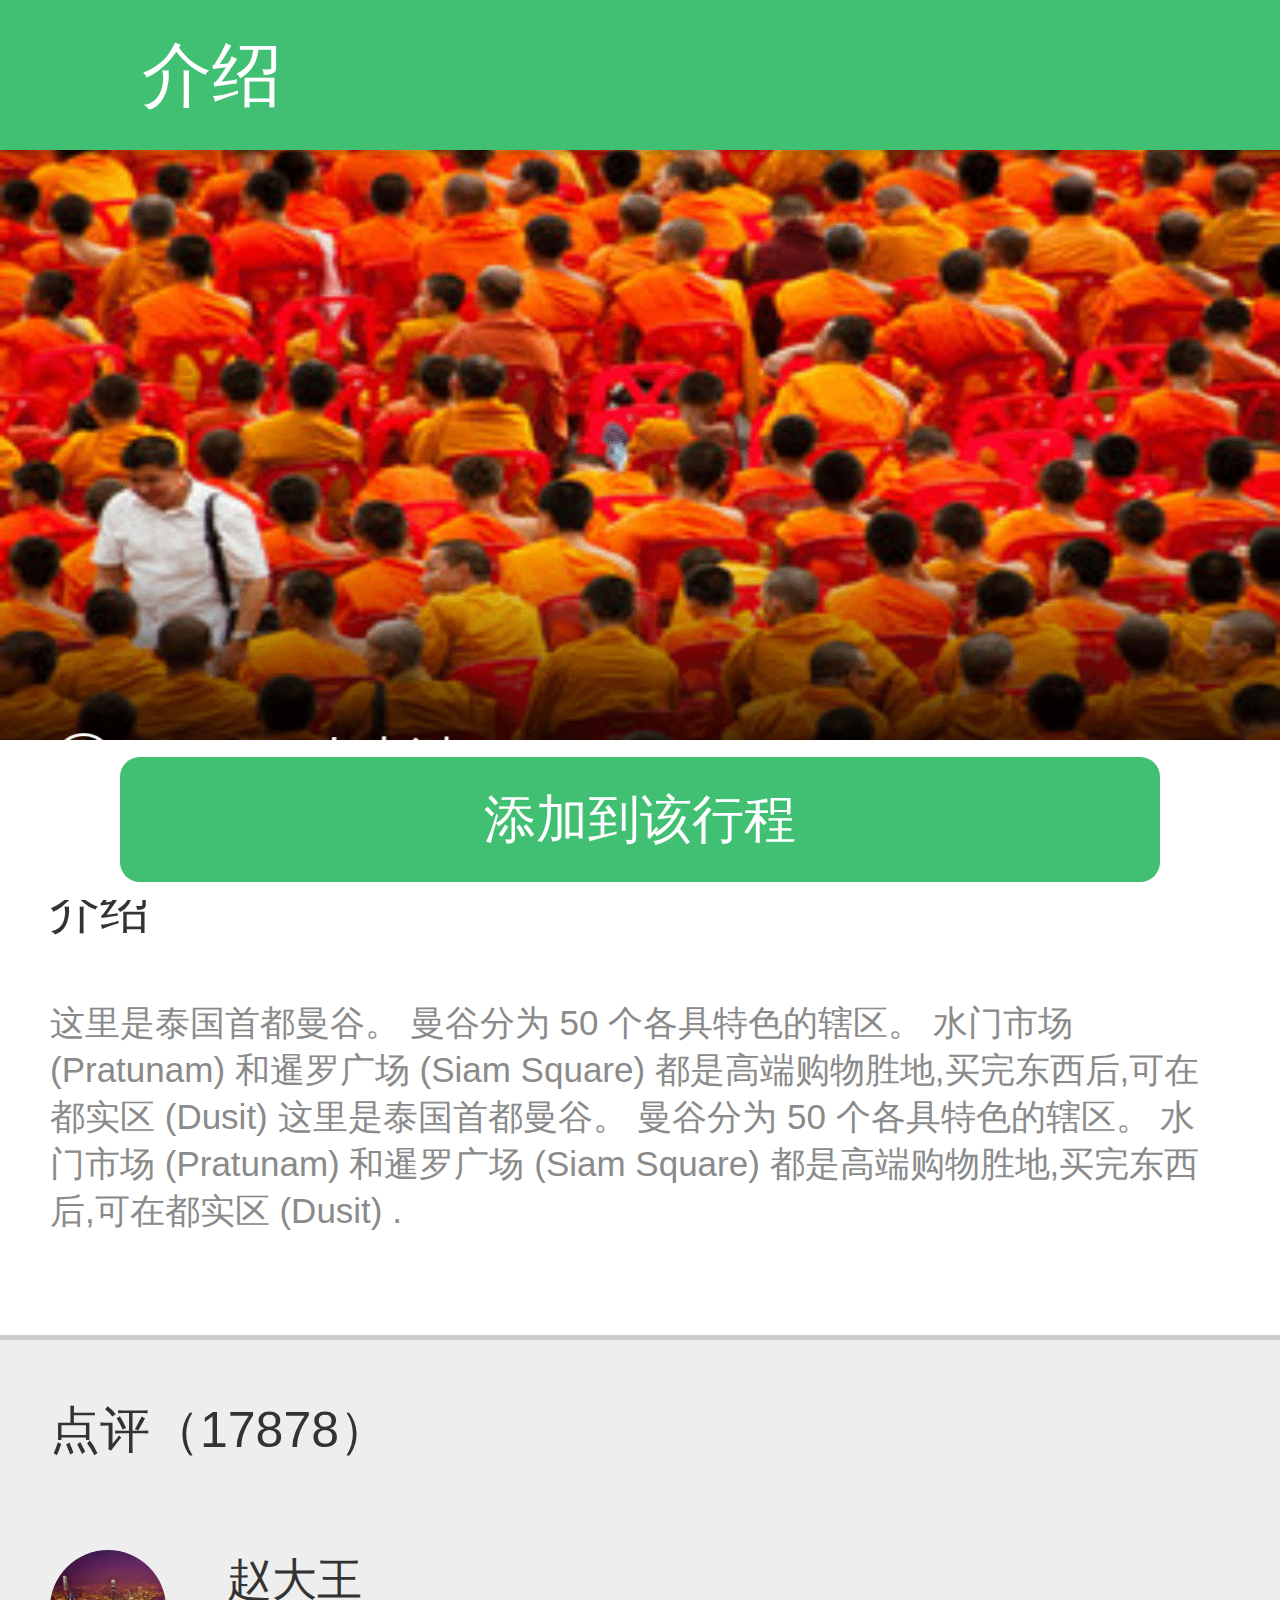
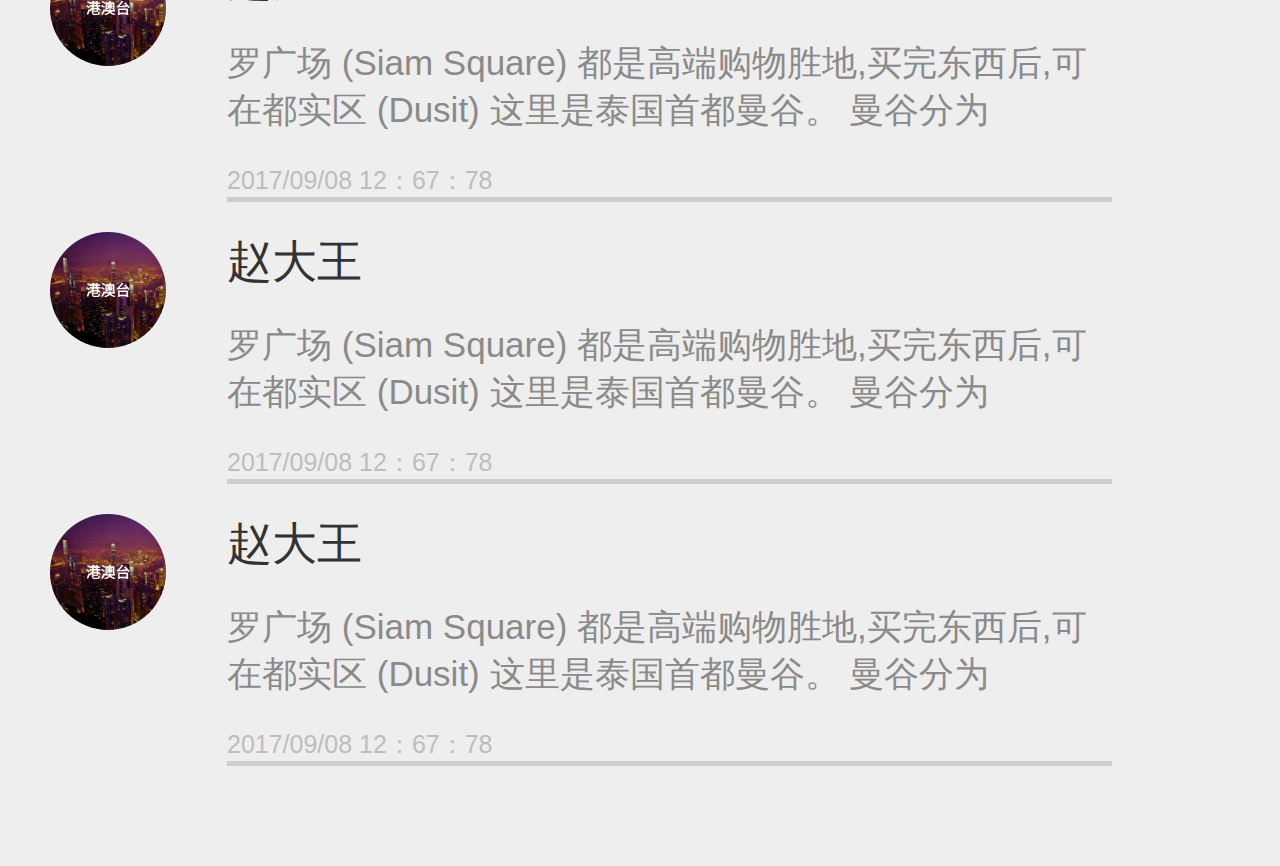
<file: xzmdd4.html>
<!DOCTYPE html>
<html lang="en">
<head>
	<meta charset="UTF-8">
	<!-- 修改市口 -->
    <meta name="viewport" content="width=device-width,user-scalable=no,
    initial-scale=1.0,maximum-scale=1.0,minimum-scale=1.0">
    <meta http-equiv="X-UA-Compatible" content="ie=edge">	
	<title>添加到该行程四</title>
     <link rel="stylesheet" href="css/index.css">
     <script src="js/rem.js"></script>	
</head>
<body>
   <!-- 搜索 -->
    <div class="video_sousuo">
        <a href="discover.html" class="video_suosuo_l">
            <i>&#xe622;</i>           
        </a>   
        <a href="" class="video_suosuo_r">
            <p>介绍</p>          
        </a>            
    </div> 
    <div class="wuyonh_t"></div> 
    <div class="xzmdd4">
      <img src="img/13.png" alt="">
    </div>
    <div class="xzmdd4_box">
        <div class="xzmdd4_1"><p>介绍</p></div>
        <div class="xzmdd4_2">
        <p>这里是泰国首都曼谷。 曼谷分为 50 个各具特色的辖区。 水门市场 (Pratunam) 和暹罗广场 (Siam Square) 都是高端购物胜地,买完东西后,可在都实区 (Dusit) 这里是泰国首都曼谷。 曼谷分为 50 个各具特色的辖区。 水门市场 (Pratunam) 和暹罗广场 (Siam Square) 都是高端购物胜地,买完东西后,可在都实区 (Dusit) .
        </p>
        </div>
        <div class="xzmdd4_3"><i>&#xe695;</i></div>
    </div>

    <div class="xzmdd5_box">    
        <div class="xzmdd4_1"><p>点评（17878）</p></div>
        <div class="xzmdd4_4">
            <div class="xzmdd4_4_l">
              <div><img src="img/10 (12).png" alt=""></div>
            </div>
            <div class="xzmdd4_4_r">
                <p class="xp1">赵大王</p>
                <p class="xp2">罗广场 (Siam Square) 都是高端购物胜地,买完东西后,可在都实区 (Dusit) 这里是泰国首都曼谷。 曼谷分为</p>
                <p class="xp3">2017/09/08 12：67：78</p>
            </div>
        </div>
    </div>    
    <div class="xzmdd5_box">    
        <div class="xzmdd4_4">
            <div class="xzmdd4_4_l">
              <div><img src="img/10 (12).png" alt=""></div>
            </div>
            <div class="xzmdd4_4_r">
                <p class="xp1">赵大王</p>
                <p class="xp2">罗广场 (Siam Square) 都是高端购物胜地,买完东西后,可在都实区 (Dusit) 这里是泰国首都曼谷。 曼谷分为</p>
                <p class="xp3">2017/09/08 12：67：78</p>
            </div>
        </div>
    </div> 
    <div class="xzmdd5_box">    
        <div class="xzmdd4_4">
            <div class="xzmdd4_4_l">
              <div><img src="img/10 (12).png" alt=""></div>
            </div>
            <div class="xzmdd4_4_r">
                <p class="xp1">赵大王</p>
                <p class="xp2">罗广场 (Siam Square) 都是高端购物胜地,买完东西后,可在都实区 (Dusit) 这里是泰国首都曼谷。 曼谷分为</p>
                <p class="xp3">2017/09/08 12：67：78</p>
            </div>
        </div>
    </div>         
   <!-- 5 -->  
  <div class="fzxc">
    <div><p>添加到该行程</p></div>
  </div>
  <div class="wuyonh"></div> 

   	
</body>
</html>
</file>
<file: css/index.css>
/*
* @Author: Administrator
* @Date:   2018-02-19 07:42:48
* @Last Modified by:   Lenovo
* @Last Modified time: 2018-03-09 14:20:52
*/
@import url("base.css");
@font-face {
  font-family: 'iconfont';  /* project id 570913 */
  src: url('https://at.alicdn.com/t/font_570913_v9suf7syjhiftj4i.eot');
  src: url('https://at.alicdn.com/t/font_570913_v9suf7syjhiftj4i.eot?#iefix') format('embedded-opentype'),
  url('https://at.alicdn.com/t/font_570913_v9suf7syjhiftj4i.woff') format('woff'),
  url('https://at.alicdn.com/t/font_570913_v9suf7syjhiftj4i.ttf') format('truetype'),
  url('https://at.alicdn.com/t/font_570913_v9suf7syjhiftj4i.svg#iconfont') format('svg');
}
.iconfont{
	font-family:'iconfont'; 
}
i{
	font-style: normal;
}
body{
	background: #eeeeee;

}
/* 搜索 */
.sousuo{
	width: 100%;
	height: 1.5rem;
	background: #41c074;
	display: flex;
	padding-left: 0.38rem;
	padding-right: 0.38rem;
	box-sizing: border-box;
	justify-content: space-between;
	position: fixed;
	top: 0;
	left: 0;
	z-index: 999;
	overflow: hidden;
}
.suosuo_left,.suosuo_right{
	display: block;
	width: 1rem;
	height: 100%;
	text-align: center;
	line-height: 1.5rem;		
}
.suosuo_center{
	width: 3.6rem;
	height: 100%;
	text-align: center;
	line-height: 1.5rem;
	font-size: 0.7rem;
	color: #fff;
}
.suosuo_right i,.suosuo_left i{
	font-family:'iconfont';
	text-align: center;
	line-height: 1.5rem;
	font-size: 0.7rem;
	color: #fff;
}
/* 导航 */
.navugator{
	width: 100%;
	height: 1.5rem;
	background:#41c074 ;
	display: flex;
	padding-left: 0.38rem;
	padding-right: 0.38rem;
	box-sizing: border-box;		
	position: fixed;
	top: 1.5rem;
	left: 0;
	z-index: 999;
	overflow: hidden;
}
.navugator a{
	display: block;
	width: auto;
	height: 1.42rem;
	font-size: 0.4rem;
	background:#41c074 ;
	text-align: center;
	line-height: 1.42rem;	
	margin-left: 0.25rem;
	color: #fff;
}
.navugator1{
	border-bottom: 0.8rem solid #fff;

}
.indeximg{
	width: 10.04rem;
	height: 5.2rem;
	margin: 0 auto;
	/* margin-top: 0.2rem; */
	margin-top: 3.3rem;
}
.indeximg img{
	width: 100%;
	height: 100%;
	border-radius: 0.2rem;
}
/* 中间 */
.indeximg_box{
	width: 10.04rem;
	height: 6.9rem;
	margin: 0 auto;
	margin-top: 0.2rem;
	position: relative;
	display: block;	
}
.indeximg_box img{
	width: 100%;
	height: 100%;
	border-radius: 0.2rem;
	display: block;
}
.indeximg_bottom{
	background: rgba(0, 0, 0, 0.6);
	width: 100%;
	height: 1.84rem;
	position: absolute;
	bottom: 0;
	border-bottom-right-radius: 0.2rem;
    border-bottom-left-radius: 0.2rem;
}
.indeximg_bottomb{
	width: 9.7rem;
	height: 1.28rem;
	margin: 0 auto;
	margin-top: 0.26rem;
	display: flex;
}
.indeximg_bottomb_1{
	width: 2.12rem;
	height: 100%;
	border-right: 0.1rem solid #fff;
	display: flex;
	justify-content: center;
}
.p1{
	font-size: 0.88rem;
	color: #fff;
}
.p2{
	margin-top: 0.53rem;
	font-size: 0.37rem;
	color: #fff;
	margin-left: 0.1rem;
}
.indeximg_bottomb_2{
	width: 6.58rem;
	height: 100%;	
}
.p3{
	font-size: 0.4rem;
	color: #fff;
	margin-left: 0.1rem;
}
.p4{
	font-size: 0.45rem;
	color: #fff;
	margin-left: 0.1rem;
}
.indeximg_bottomb_3{
	width: 0.9rem;
	height: 100%;
}
.indeximg_bottomb_3 i{
	font-family:'iconfont';
	text-align: center;
	line-height: 1.28rem;
	font-size: 0.5rem;
	color: #fff;	
}
/* 底部 */
.position{
	display: block;
	width: 10.04rem;
	height: 1.68rem;
	margin: 0 auto;
	position: fixed;
	bottom: 0;
	left: 0;
	z-index: 999;
}
.position div{	
	width: 1.6rem;
	height: 1.68rem;
	border-radius: 50%;
	background: #41c074;
	text-align: center;
	line-height: 1.68rem;
	float: right;
}
.position div i{	
	font-family:'iconfont';
    color: #fff;
}
.wuyonh{
	width: 100%;
	height: 1rem;
}
.wuyonh_t{
	width: 100%;
	height: 1.5rem;
}
/* 第一页结束(行程),发现开始 */
.indeximg2{
	width: 10.04rem;
	height: 6rem;
	margin: 0 auto;
	margin-top: 0.2rem;
	display : block;
}
.indeximg2 img{
	height: 100%;
	width: 100%;
	border-radius: 0.2rem;
}
/* 第二页中间 */
.discover{
	width: 10.04rem;
	height: 10.6rem;
	display: block;
	margin: 0 auto;
	margin-top: 0.2rem;
}
.discover_l{
	width: 100%;
	height: 1.57rem;
	background: #fff;
	padding-right: 0.2rem;
	padding-left: 0.2rem;
	box-sizing: border-box;
	display: flex;
	justify-content: space-between;
	border-top-left-radius: 0.2rem;
    border-top-right-radius: 0.2rem;

}
.discover_l_l{
	width: 4rem;
	height: 1.1rem;
	margin-top: 0.22rem;
	display: flex;
}
.discover_l_l div{
	width: 1.1rem;
	height: 1.1rem;
}
.discover_l_l div img{
	width: 100%;
	height: 100%;
	border-radius: 50%;
}
.p5{
	font-family: "宋体";
	font-size: 0.5rem;
	line-height: 1.1rem;
	margin-left: 0.5rem;
	color: #333;
	font-weight: bold;
}
.discover_l_r{
	width: 3rem;
	height: 1.1rem;
	margin-top: 0.22rem;
	display: flex;

}
.discover_l_r i{
	font-family:'iconfont';
    color: #838383;
	line-height: 1.1rem;
	margin-left: 1.3rem;
}
.p6{
	font-size: 0.4rem;
	color: #838383;
	line-height: 1.1rem;
	margin-left: 0.2rem;
	
}
.discover_c{
	width: 10.04rem;
	height: 6.9rem;
	margin: 0 auto;
	position: relative;
}
.discover_c img{
	width: 100%;
	height: 100%;	
}
.discover_r{
	width: 100%;
	height: 2.13rem;
	background: #fff;
	text-align: center;
	overflow: hidden;
	padding-left: 0.2rem;
	padding-right: 0.2rem;
	box-sizing: border-box;	
    border-bottom-right-radius: 0.2rem;
    border-bottom-left-radius: 0.2rem;
}
.p7{
	font-size: 0.36rem;
	color: #838383;
	margin-top: 0.3rem;
}

/*  第三页行程*/

/* 导航 */
.nav{
	width: 100%;
	height: 1.5rem;
	display: flex;
	text-align: center;
	justify-content: space-between;
	background: #41c074;
	position: fixed;
	top: 0;
	left: 0;
	z-index: 999;
	overflow: hidden;
}
.nav a{
	display: block;
	width: 1rem;
	height: 100%;
}
.nav a i{
	font-family:'iconfont';
    color: #fff;
	line-height: 1.5rem;
	
}
.nav div{
	width: 2rem;
	height: 100%;
	display: flex;	
}
.nav div a{
	display: block;
}
.nav div a i{
	font-family:'iconfont';
    color: #fff;
    font-size: 0.76rem;
	line-height: 1.5rem;	
}
/* banner */
.banner{
	width: 100%;
	height: 5.8rem;
	position: relative;
	margin-top: 1.5rem;
}
.banner_img{
	width: 100%;
	height: 100%;
}
.ban1{
	width: 100%;
	height: 100%;
}
.bannertu1{
	display: block;
	width: 100%;
	height: 100%;	
}
.bannertu1 img{
	width: 100%;
	height: 100%;	
}
.ziyu{
	width: 0 auto;
	height: 0 auto;
	position: absolute;
	top: 40%;
	left: 30%;
}

.p8{
	font-size: 0.74rem;
	color: #fff;
	font-weight: bold;
	font-family: "宋体"；
}
.p9{
	
	font-size: 0.51rem;
	color: #fff;
	font-weight: bold;
	font-family: "宋体"；
}
.banner_bon{
	width: 1.5rem;
	height: 0.22rem;
	position: absolute;
	left: 45%;
	top: 85%;
	display: flex;
	justify-content: space-between;
}
.banner_bon li{
	width: 0.22rem;
	height: 0.22rem;
	border-radius: 50%;
	background: #c7c2be;
}
.banner_bon .banner_box1{
	background:#41c074; 
}
/* 人物 */
.rw{
	width: 100%;
	height: 1.8rem;
	background: #384840;
	display: flex;
}
.rw_l{
	width: 30%;
	height: 100%;	
	overflow: hidden;
}
.rw_l div{   
	width: 1.5rem;
	height: 1.5rem;
	margin: 0 auto;
}
.rw_l div img{
   margin-top: 0.15rem;
	width: 100%;
	height: 100%;
	border-radius: 50%;	
}
.rw_r{
	width: 70%;
	height: 100%;	
}
.rw_r div{
	width: 100%;
	height: 50%;
}
.p10{
	font-size: 0.48rem;
	color: #fff;
	line-height: 0.9rem;

}
.p11{
	font-size: 0.35rem;
	color: #fff;
	line-height: 0.9rem;	
}
/* 信息 */
.message{
	width: 100%;
	height: 0 auto;
	border-bottom: 0.3rem solid #dcdbdb;

}
.message_1{
	width: 100%;
	height: 1.8rem;
	padding-right: 0.25rem;
	padding-left: 0.25rem;
	padding-top: 0.25rem;
	box-sizing: border-box;
	background: #fff;
}
.message_1_b{
	width: 100%;
	height: 100%;
	background: #fff;
	box-sizing: border-box;
	border-bottom: 0.04rem solid #f2f0f0;
	display: flex;
	justify-content: space-between;
}
.message_1_b div{
	width: 3rem;
	height: 100%;
}
.p12{
	font-size: 0.64rem;
	line-height: 0.8rem;
	color: #212121;
	text-align: center;
	font-weight: bold;
}
.p13{
	font-size: 0.35rem;
	line-height: 0.8rem;
	color: #212121;
	text-align: center;
}
.p14{
	font-size: 0.35rem;
	line-height: 1.6rem;
	color: #7f7f7f;
	text-align: center;
}
.message_2{
	width: 100%;
	height: 2.8rem;
	padding-left: 0.56rem;
	box-sizing: border-box;
	background: #fff;
	position: relative;
}
.message_2c{
	width: 0.6rem;
	height: 0.6rem;
	position: absolute;
	left: 0.3rem;
	bottom: 1.5rem;

}
.message_2c img{
	width: 100%;
	height: 100%;
	border-radius: 50%;
}
.message_2_t{
	width: 100%;
	height: 1.9rem;
	background: #fff;
	display: flex;

}
.message_2_t_l{
	width: 3rem;
	height: 100%;
	box-sizing: border-box;
	border-left: 0.04rem solid #fafafa;

}
.message_2_t_l p{
    font-size: 0.45rem;
    text-align: center;
    line-height: 1.9rem;
}

.message_2_t_r{
	width: 8rem;
	height: 100%;
	
}
.message_2_t_r div{
	width: 100%;
	height: 0.8rem;
}
.p15{
	line-height: 1rem;
	font-size: 0.42rem;
	margin-left: 0.5rem;
}
.p16{
    line-height: 0.8rem;
	font-size: 0.35rem;
	color: #757575;
	margin-left: 0.5rem;
}
.message_2_b{
	width: 100%;
	height: 0.9rem;
	background: #f2f0f0;
	display: flex;
}
.message_2_b i{
	font-family:'iconfont';
    color: #9a9797;
    font-size: 0.5rem;
	line-height: 0.9rem;
	margin-left: 0.8rem;
}
.message_2_b p{
    color: #9a9797;
    font-size: 0.35rem;
	line-height: 0.9rem;
}
.message_3{
	width: 100%;
	height: 2.8rem;
	padding-left: 0.56rem;
	box-sizing: border-box;
	background: #fff;
	position: relative;
}
.message_3c{
	width: 0.6rem;
	height: 0.6rem;
	position: absolute;
	left: 0.3rem;
	bottom: 1.5rem;

}
.message_3c img{
	width: 100%;
	height: 100%;
	border-radius: 50%;
}
.message_2_img{
	margin: 0 auto;
	margin-top: 0.23rem;
	width: 1.5rem;
	height: 1.5rem;

}

.message_2_img img{
	width: 100%;
	height: 100%;
}
.message_4{
	width: 100%;
	height: 0 auto;
	background: #fafafa;
	padding: 0.48rem;

	box-sizing: border-box;
}
.message_4 p{
	color: #333;
    font-size: 0.35rem;
}

.fzxc{
	height: 1.6rem;
	width: 100%;
	background: #fff;
	overflow: hidden;
	position: fixed;
	bottom: 0;
	left: 0;
	z-index: 999;

}
.fzxc div{
	width: 10.4rem;
	height: 1.25rem;	
	background: #41c074;
	border-radius: 0.2rem;
	margin: 0 auto;
	margin-top: 0.17rem;
}
.fzxc div p{
    color: #fff;
    text-align: center;
    line-height: 1.25rem;
    font-size: 0.52rem;
}
/* 第四页 */
/* 欧洲 */
.video_sousuo{
	width: 100%;
	height: 1.5rem;	
	position: fixed;
	padding-left: 0.38rem;
	padding-right: 0.38rem;
	box-sizing: border-box;
	top: 0;
	left: 0;
	z-index: 999;
	overflow: hidden;
	background: #41c074;
	display: flex;

}
.video_suosuo_l;.video_suosuo_r{
	display: block;
	width: 0.94rem;
	height: 100%;
	text-align: center;
	line-height: 1.5rem;		
}
.video_suosuo_l i{
	font-family:'iconfont';
	text-align: center;
	line-height: 1.5rem;
	font-size: 0.7rem;
	color: #fff;
}
.video_suosuo_r p{
	margin-left: 0.5rem;

	text-align: center;
	line-height: 1.5rem;
	font-size: 0.7rem;
	color: #fff;
}
.sd{
	margin-top: 1.8rem;
}
/* 我的 */
.wode{
	width: 100%;
	height: 6rem;
	margin-top: 3rem;
	background-image: url('../img/7.jpg')
}

.touxiang{
	width: 1.8rem;
	height: 1.8rem;
	margin: 0 auto;
}
.touxiang img{
	width: 100%;
	height: 100%;
	border-radius: 50%;
	margin-top: 1rem;
}
.wode_zi{
	margin-top: 1rem;
	width: 100%;
	height: 3rem;
	margin: 0 auto;
}
.wode_zi p{
	color: #333;
	text-align: center;
	line-height: 3rem;
	font-size: 0.5rem;
}
/* 3 */
.wdzc_box{
	width: 100%;
	height: 7.46rem;
	background:#f3f4f5; 
}
.wdzc{
	width: 100%;
	height: 1.46rem;
	box-sizing: border-box;
	padding-left: 0.45rem;
	padding-right: 0.45rem;
	border-bottom: 0.04rem solid #f3f4f5;
	display: flex;
	background: #fff;
	justify-content: space-between;
}
.wdzc_left{
	font-size: 0.4rem;
	line-height: 1.45rem;
	
	color: #333;
}
.wdzc_right i{
	font-family:'iconfont';
	font-size: 0.38rem;
	color: #98989f;
	line-height: 1.45rem;
}
/* 4*/
.wode_box{
	width: 100%;
	height: 3.76rem;
	background: #f3f4f5;
	border-top: 0.3rem solid #f3f4f5;
}

.wdzc9{
	width: 100%;
	/* height: 2rem; */
	height: 2rem;
	background: #fff;
	overflow: hidden;
	justify-content: space-between;
	display: flex;
}
.wdzc91{
	width: 25%;
	height: 100%;
}
.wdzc91 i{
	font-family:'iconfont';
	display: block;
	color: #333333;
	font-size:0.62rem;
	margin-top: 0.37rem;
	text-align: center;
	line-height: 0.36rem;	
}

.wdzc91 p{
	color: #bfbfbf;
	font-size:0.28rem;
	text-align: center;
	line-height: 1.3rem;
	margin-top: 0.15rem;	
	/* margin-top: 0.22rem; */
}
/* 5 */
.wdzc_box999{
	width: 100%;
	height: 4.68rem;
}

@font-face {
  font-family: 'iconfont';  /* project id 524954 */
  src: url('https://at.alicdn.com/t/font_524954_1irts8h2eq3kgldi.eot');
  src: url('https://at.alicdn.com/t/font_524954_1irts8h2eq3kgldi.eot?#iefix') format('embedded-opentype'),
  url('https://at.alicdn.com/t/font_524954_1irts8h2eq3kgldi.woff') format('woff'),
  url('https://at.alicdn.com/t/font_524954_1irts8h2eq3kgldi.ttf') format('truetype'),
  url('https://at.alicdn.com/t/font_524954_1irts8h2eq3kgldi.svg#iconfont') format('svg');
}

/* 详情页 */
.jcxx{
	width: 100%;
	height: 0 auto;
	padding-right: 0.5rem;
	padding-left: 0.5rem;
	box-sizing: border-box;
	border-top: 0.3rem solid #e6e5e5;
	background: #fff;
	padding-bottom: 0.5rem;
	
}
.jcxx li{
	display: flex;
	padding-top: 0.2rem;

}
.jcxx li .jcxx1{
	width: 15%;
	height: 0 auto;
	box-sizing: border-box;
}
.jcxx li .jcxx2{
	width: 85%;
	height: 0 auto;
	box-sizing: border-box;
}
.jcxx li .jcxx1 p,.jcxx li .jcxx2 p{
	font-size: 0.4rem;
	color: #757575;

}
.jcxx li .rrr{
	width: 100%;
}
.jcxx li .jcxx1 .p19{
	color: #333;
	font-weight: bold;
}
.dtl{
	width: 100%;
	height: 6rem;
	background-image: url('../img/8.jpg');
}
.dtl div{
	width: 100%;
	height: 1.28rem;
	display: flex;
}
.dtl div a{
	width: 50%;
	height: 100%;
	margin-top: 4.72rem;
	display: block;
	z-index: 3;
	background: rgba(255, 255, 255, 0.5);
	border-radius: 0.2rem;
}
.dtl div a p{
     color: #41c074;
     font-size: 0.5rem;
     line-height: 1.28rem;
     text-align: center;
     font-weight: bold;
}
.wenhua{
	width: 100%;
	height:auto;
	box-sizing: border-box;
	border-top: 0.3rem solid #e6e5e5;
	background: #fff;
	display: block;
}
.wenhua_bt{
	width: 100%;
	height: 1rem;
	padding-top: 0.3rem;
	padding-right: 0.5rem;
	padding-left: 0.5rem;
	box-sizing: border-box;
}
.wenhua_nr{
	width: 100%;
	height: auto;
	padding-right: 0.5rem;
	padding-left: 0.5rem;
	padding-bottom: 0.3rem;
	box-sizing: border-box;
} 
.wenhua_nr p{
	color: #757575;
	font-size: 0.35rem;

}
.wenhua_bt p{
	color: #333;
	font-size: 0.4rem;
	font-weight: bold;

}
/* 时尚无语 */
.sswy{
	width: 100%;
	height: 9.78rem;
	background: #e4e6e7;
	border-top: 0.3rem solid #e6e5e5;
}
.sswy_box{
	width: 100%;
	height: 9.5rem;
	background: #fff;
}
.sswy_box_bot{
	width: 100%;
	height: 1.35rem;
	background: #fff;
}
.sswy_box_bot p{
	font-size: 0.7rem;
	line-height: 1.35rem;
	color: #41c074;
	text-align: center;
}
.sswy_box_center{
	width: 100%;
	height: 5.18rem;
	background: #fff;
	display: flex;
	flex-direction: row;
}
.sswy_box_centerl{
	width: 50%;
	height: 5rem;
	box-sizing: border-box;
	border-left: 0.15rem solid #ffffff;
	border-right: 0.075rem solid #ffffff;
}
.sswy_box_centerr{
	width: 50%;
	height: 5rem;
	box-sizing: border-box;
	border-right: 0.15rem solid #ffffff;
	border-left: 0.075rem solid #ffffff;
}
.sswy_box_centerl img{
	width: 100%;
	height: 100%;
}
.sswy_box_centerrt{
	width: 100%;
	height: 50%;
	box-sizing: border-box;
	border-top: 0.075rem solid #ffffff;
	background: #eff7ff;

}
.sswy_box_centerrb{
	width: 100%;
	height: 50%;
	box-sizing: border-box;
	border-bottom: 0.075rem solid #ffffff;
	background: #edf5ee;
}
.sswy_box_centerrb img{
	width: 100%;
	height: 100%;	
}
.sswy_box_center_bottom{
	width: 100%;
	height: 2.65rem;
	display: flex;
}

.sswy_box_center_bottoml{	
	width: 50%;
	height: 100%;
	box-sizing: border-box;
	border-right: 0.075rem solid #ffffff;
	border-left: 0.15rem solid #ffffff;
	background: pink;
}
.sswy_box_center_bottoml img{
	width: 100%;
	height: 100%;
}
.sswy_box_center_bottomr img{
	width: 100%;
	height: 100%;
}
.sswy_box_center_bottomr{    
	width: 50%;
	height: 100%;
	box-sizing: border-box;
	border-right: 0.15rem solid #ffffff;
	border-left: 0.075rem solid #ffffff;
	background: green;
}
/* 选择目的地 1*/
.suosuo_right p{
	text-align: center;
	line-height: 1.5rem;
	font-size: 0.3rem;
	color: #fff;
}
.xzmdd{
	width: 100%;
	height: auto;
	background: #eee;
	padding: 0 0.25rem;
	box-sizing: border-box;
	display: flex;
	justify-content: space-between;
	margin-top: 0.25rem;
}
.xzmdd li{
	width: 3.28rem;
	height: 3.28rem;
}
.xzmdd li a{
	width: 3.28rem;
	height: 3.28rem;
	display: block;
}
.xzmdd li a img{
	width: 100%;
	height: 100%;
	border-radius: 0.2rem;

}
/* 选择目的地 2*/
.xzmdd2{
	width: 100%;
	height: auto;
	background: #eee;
	padding: 0 0.25rem;
	box-sizing: border-box;
	margin-top: 0.25rem;
	display: flex;
}
.xzmdd2_l{
	display: block;
	width: 25%;
	height: 2.88rem;
}
.xzmdd2_l img{
	width: 100%;
	height: 100%;
    border-top-left-radius: 0.2rem;
    border-bottom-left-radius: 0.2rem;
}
.xzmdd2_r{
	display: block;
	width: 75%;
	height: 2.88rem;
	background: #fff;
	border-top-right-radius: 0.2rem;
    border-bottom-right-radius: 0.2rem;
}
.xzmdd2_b ,.xzmdd2_t{
	width: 100%;
	height: 50%;
	padding-left: 0.4rem;
	box-sizing: border-box;
}

.xzmdd2_b{
	display: flex;
}
.zi11{
	width: 25%;
	height: 100%;
}
.zi11 p{
	font-size: 0.5rem;
	color: #333;
	line-height: 1.44rem;
	font-weight: bold;
}
.zi12{
	width: 70%;
	height: 100%;	
}
.zi12 div{
	margin-top: 0.4rem;
	width:2rem;
	height:0.7rem;
	background: #41c074;
	border-radius: 0.2rem;	
}
.zi12 div p{
	color: #fff;
	font-size: 0.24rem;
	text-align: center;
	line-height: 0.7rem;
}
.xzmdd2_t p{
	font-size: 0.3rem;
	color: #838383;
	line-height: 1rem;
}
/* 选择目的地三 */
.xntj{
	width: 100%;
	height: 1.5rem;
	background:#41c074 ;
	display: flex;
	padding-left: 0.38rem;
	padding-right: 0.38rem;
	box-sizing: border-box;		
	position: fixed;
	top: 1.5rem;
	left: 0;
	z-index: 999;
	overflow: hidden;
}
.xntj_1{
	width: 1.1rem;
	height: 1.08rem;
	background: yellow;
	margin-top: 0.22rem;
	text-align: center;
	border-radius: 0.2rem;
	background: rgba(255, 255, 255, 0.3);
}
.xntj_1 p{
	color: #fff;
	font-size: 0.4rem;
}
.xntj_2{
	width: auto;
	height: 1.08rem;
	margin-top: 0.22rem;
	margin-left: 0.36rem;
	display: flex;
}
.xntj_2 div{
	width: auto;
	height: 100%;
	background: rgba(255, 255, 255, 0.3);
	padding-right: 0.28rem;
	padding-left: 0.28rem;
	box-sizing: border-box;
	border-top-left-radius: 0.2rem;
    border-bottom-left-radius: 0.2rem;
}
.xntj_2 div p{
	font-size: 0.42rem;
	color: #fff;
	line-height: 1.08rem;
}
.xntj_2 a{
	display: block;
	width: 0.96rem;
	height: 100%;
	background: rgba(255, 255, 255, 0.2);
	text-align: center;
	border-top-right-radius: 0.2rem;
    border-bottom-right-radius: 0.2rem;
}
.xntj_2 a i{
	font-family: 'iconfont';
	font-size: 0.42rem;
	color: #fff;
	line-height: 1.08rem;	
}
.szwd{
	width: 100%;
	height: auto;
}
.szwd img{
	width: 100%;
	height: 100%;
}
/* 设置 */
.sz{
	width: 100%;
	height: auto;
	padding-left: 0.38rem;
	padding-right: 0.38rem;
	box-sizing: border-box;
}
.sz li{
	width: 100%;
	height: 1.6rem;
}
.sz li a{
	width: 100%;
	height: 1.6rem;
	display: block;
}
.sz_box{
	width: 100%;
	height: 1.6rem;
	display: flex;
}
.sz_l{
	width: 50%;
	height: 1.6rem;
}
.sz_l p{
	font-size: 0.45rem;
	color: #333;
	line-height: 1.6rem;
}
.sz_r{
	width: 50%;
	height: 1.6rem;
}
.sz_r p{
	font-size: 0.45rem;
	color: #757575;
	line-height: 1.6rem;
	text-align: right;
}
.sz_box p{
	font-size: 0.45rem;
	color: #333;
	line-height: 1.6rem;
}

/* 选择目的地 */
.xzmdd4{
	width: 100%;
	height: 6.70rem;
}
.xzmdd4 img{
	width: 100%;
	height: 100%;
}
.xzmdd4_box{
	width: 100%;
	height: auto;
	background: #fff;
}
.xzmdd4_1{
	width: 100%;
	height: 1.8rem;
	padding-left: 0.5rem;
	padding-right: 0.5rem;
	box-sizing: border-box;
}
.xzmdd4_1 p{
	font-size: 0.5rem;
	color: #333;
	line-height: 1.8rem;
}
.xzmdd4_2{
	width: 100%;
	height: auto;
	padding-left: 0.5rem;
	padding-right: 0.5rem;
	box-sizing: border-box;
}
.xzmdd4_2 p{
	font-size: 0.35rem;
	color: #8a8a8a;	
}
.xzmdd4_3{
	width: 100%;
	height: 1rem;
	text-align: center;
	border-bottom: 0.05rem solid #d0cccc;
}
.xzmdd4_3 i{
	font-family: 'iconfont';
	font-size: 0.5rem;
	color: #8a8a8a;	
	line-height: 1rem,
}
.xzmdd4_4{
	width: 100%;
	height: auto;
	display: flex;
}
.xzmdd4_4{
	width: 100%;
	height: auto;
	padding-left: 0.5rem;
	padding-right: 0.5rem;
	box-sizing: border-box;
	margin-top: 0.3rem;

}
.xzmdd4_4_l{
	width: 15%;
	height: auto;
}
.xzmdd4_4_l div{
	width: 1.16rem;
	height: 1.16rem;
}
.xzmdd4_4_l div img{
	width: 100%;
	height: 100%;
	border-radius: 50%;
}
.xzmdd4_4_r{
	width: 75%;
	height: auto;
	border-bottom: 0.05rem solid #d0cccc;
}
.xp1{
	font-size: 0.45rem;
	color: #333;
}
.xp2{
	font-size: 0.35rem;
	color: #8a8a8a;	
	margin-top: 0.3rem;
}
.xp3{
	font-size: 0.25rem;
	color: #bdbdbd;
	margin-top: 0.3rem;
}
</file>
